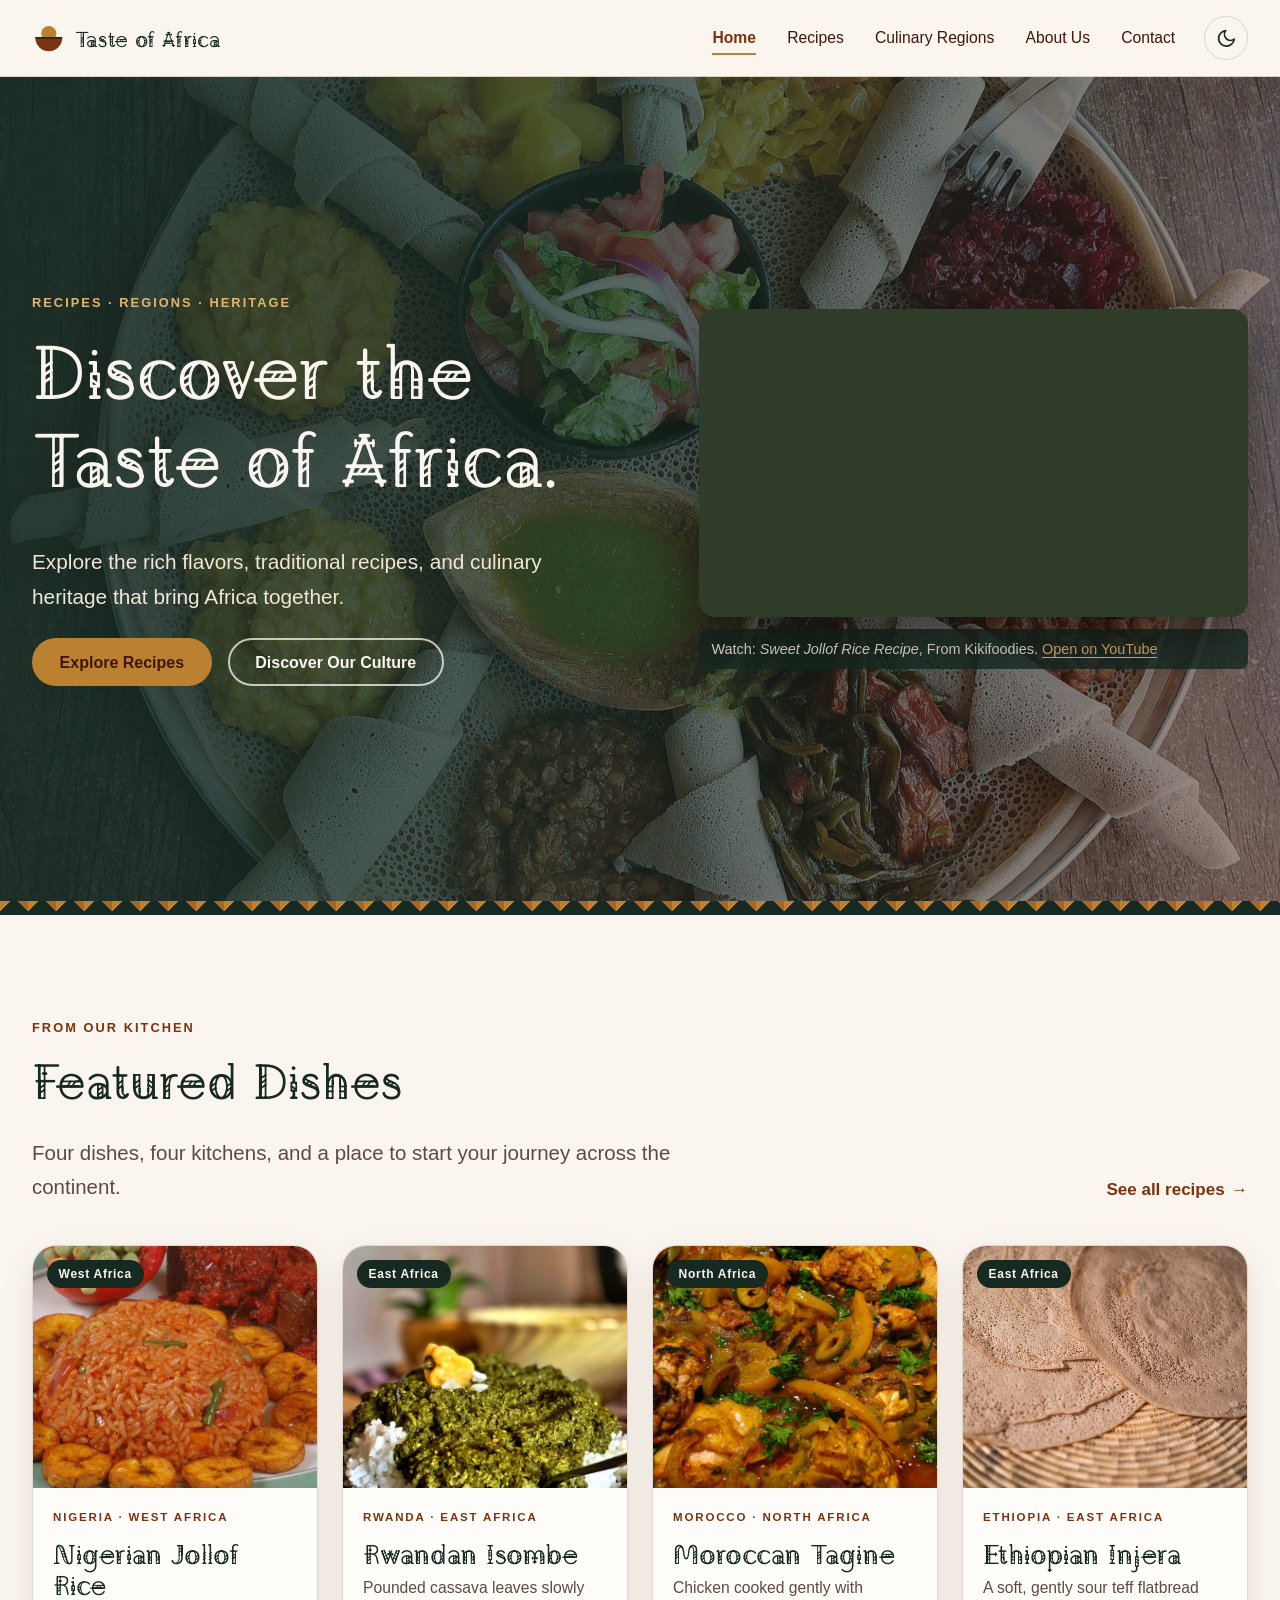
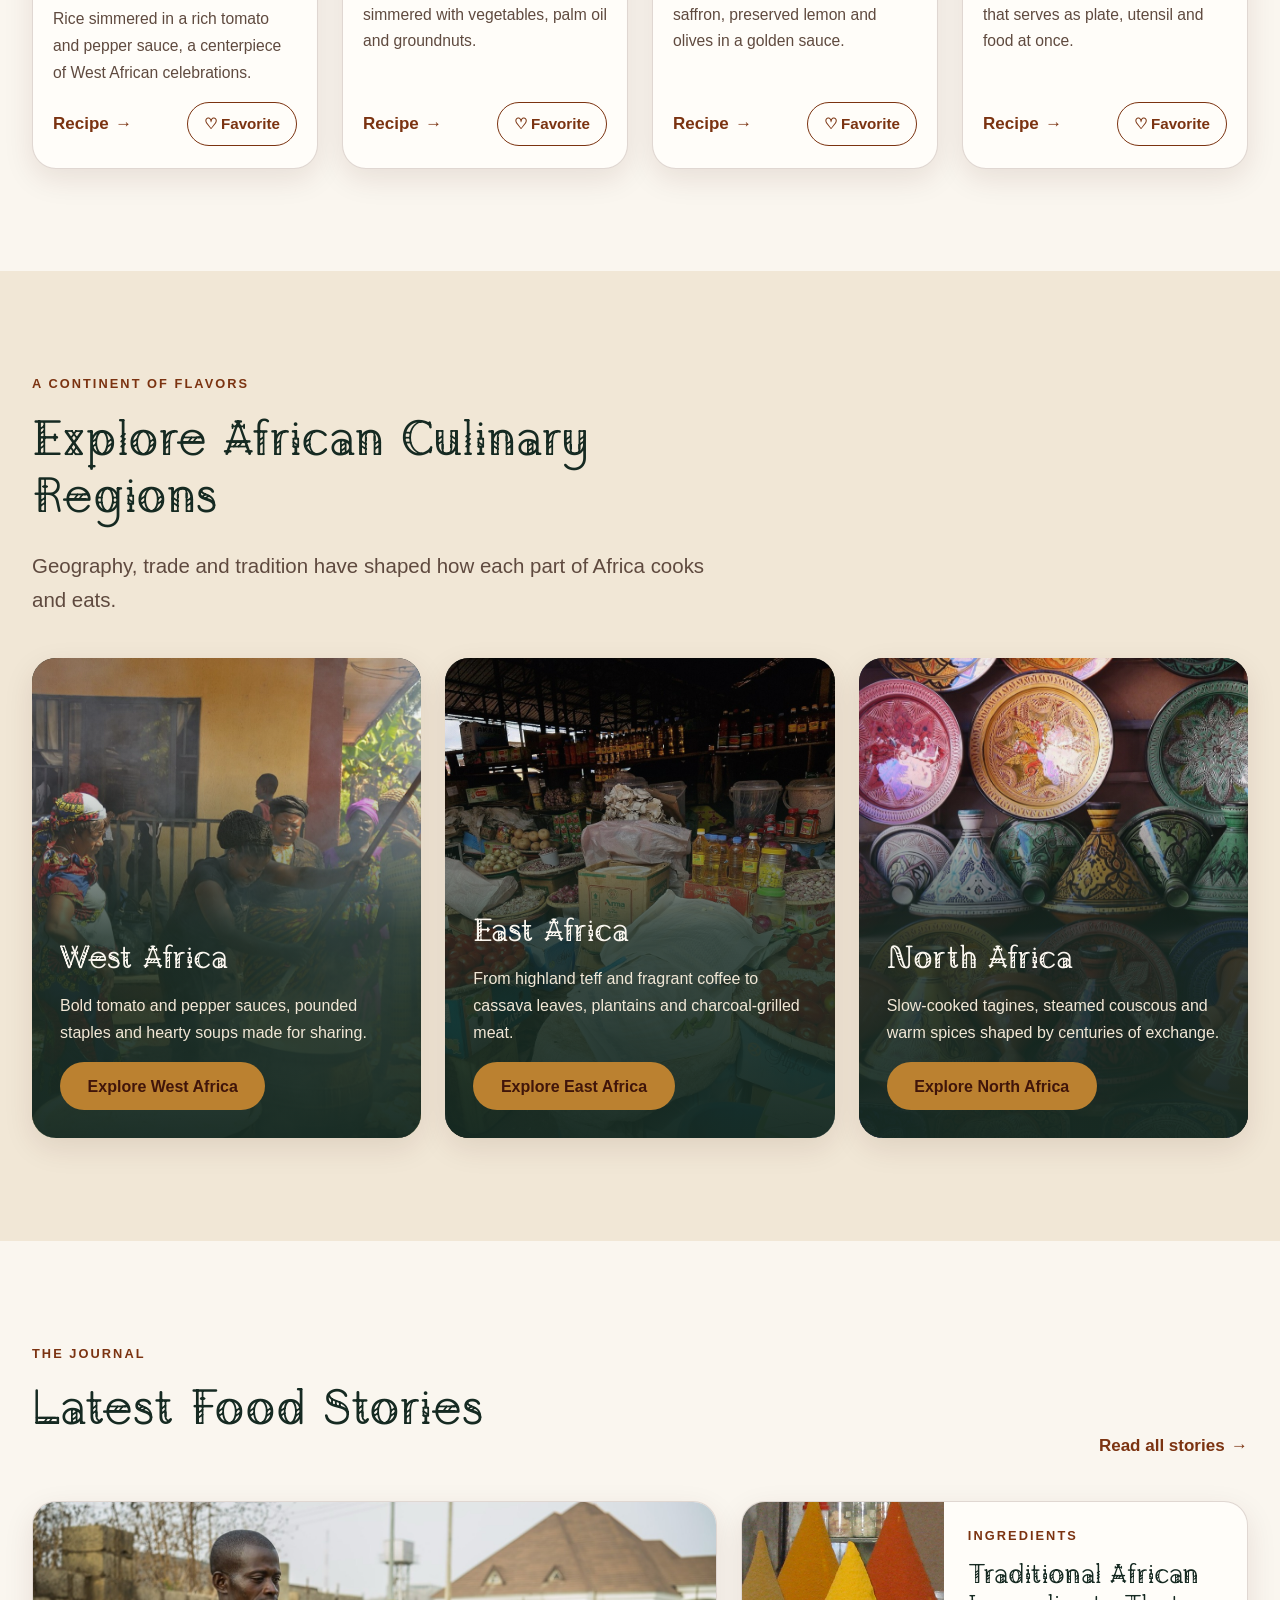
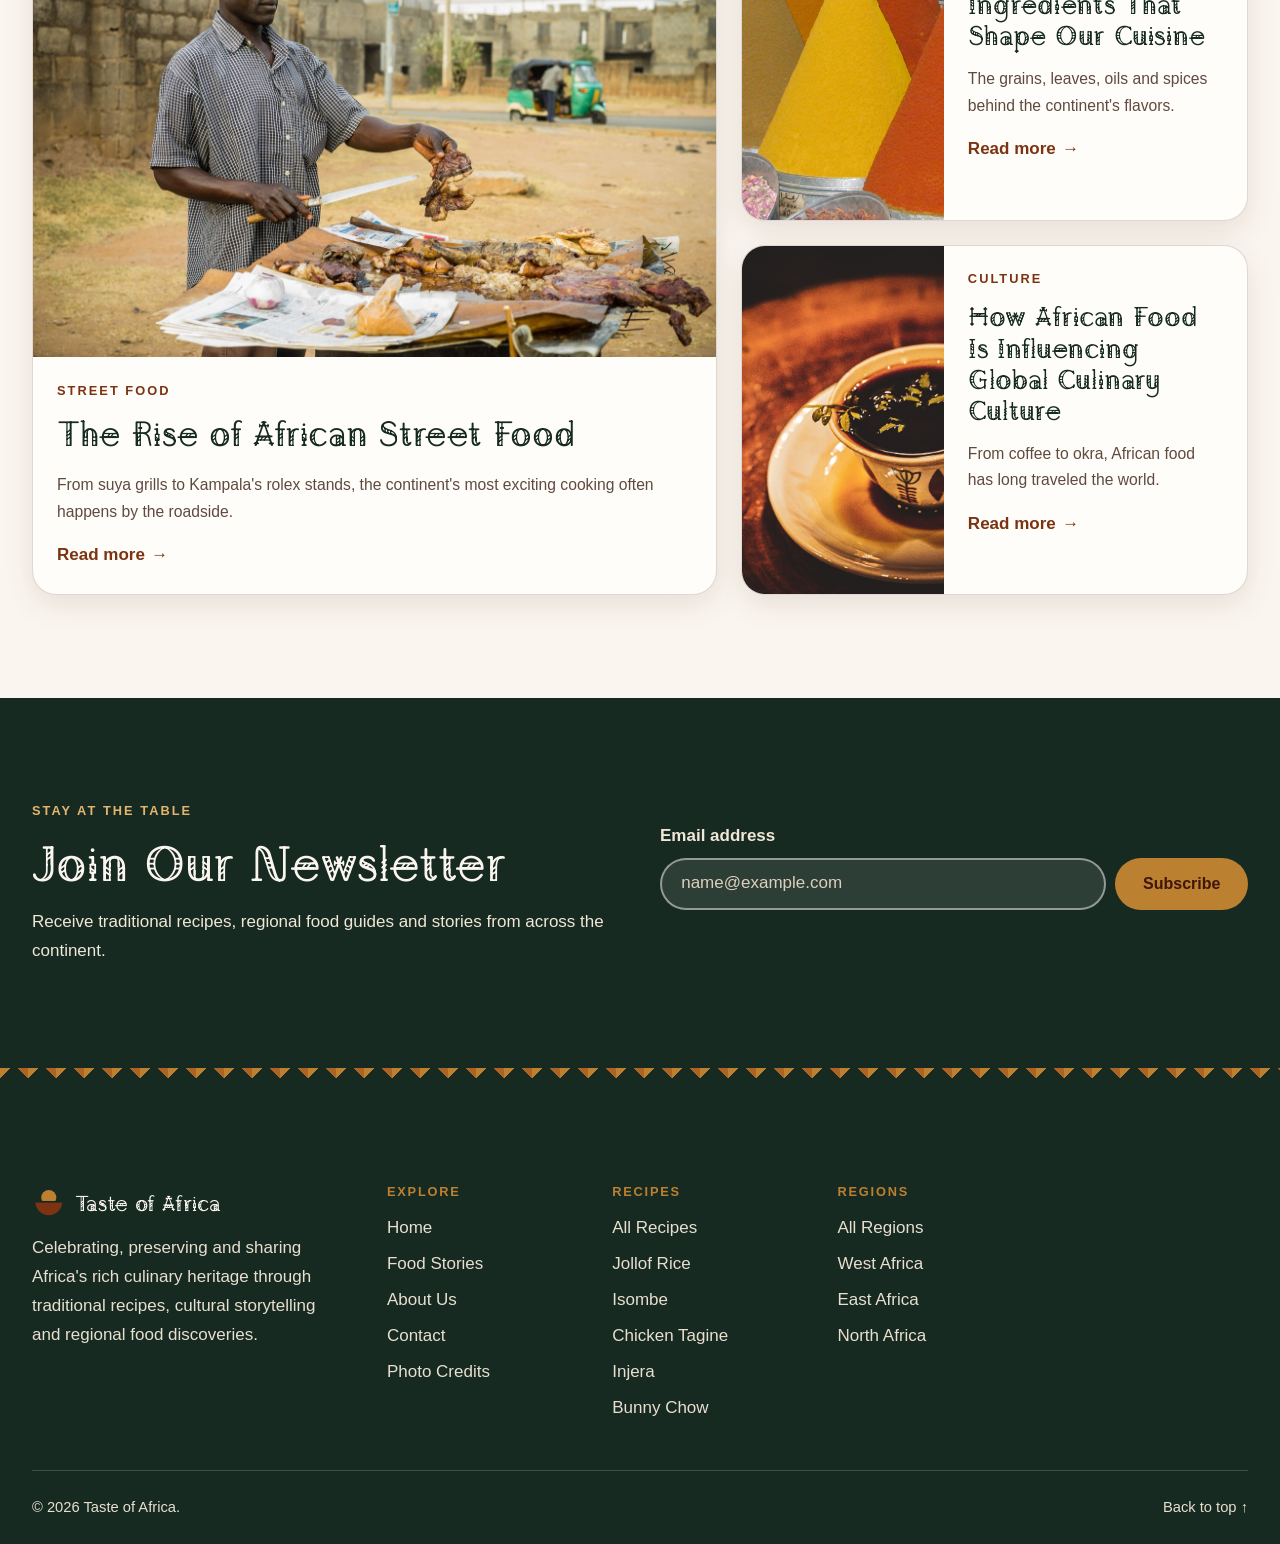
<file: index.html>
<!DOCTYPE html>
<html lang="en" data-theme="light">
<head>
  <meta charset="UTF-8">
  <meta name="viewport" content="width=device-width, initial-scale=1">
  <title>Taste of Africa | Discover African Recipes and Food Culture</title>
  <meta name="description" content="Taste of Africa celebrates the continent's culinary heritage with traditional recipes, regional food guides and stories from the African table.">
  <meta name="theme-color" content="#162A22">
  <link rel="icon" href="images/favicon.svg" type="image/svg+xml">
  <link rel="preconnect" href="https://fonts.googleapis.com">
  <link rel="preconnect" href="https://fonts.gstatic.com" crossorigin>
  <link href="https://fonts.googleapis.com/css2?family=Agu+Display&display=swap" rel="stylesheet">
  <link rel="stylesheet" href="css/styles.css">
  <script src="js/script.js" defer></script>
</head>
<body id="top">
  <a class="skip-link" href="#main">Skip to main content</a>

  <!-- Site header: the same on every page -->
  <header class="site-header">
    <div class="container site-header__inner">
      <a class="brand" href="index.html" aria-label="Taste of Africa home">
        <svg class="brand__mark" viewBox="0 0 40 40" aria-hidden="true" focusable="false"><circle cx="20" cy="15" r="9" fill="#BB8130"/><path d="M4 20h32a16 16 0 0 1-32 0Z" fill="#7B3311"/><path d="M4 20h32" stroke="#162A22" stroke-width="2"/></svg>
        <span>Taste of Africa</span>
      </a>

      <nav class="site-nav" id="site-nav" aria-label="Main navigation">
        <ul class="site-nav__list">
          <li><a class="site-nav__link" href="index.html" aria-current="page">Home</a></li>
          <li><a class="site-nav__link" href="recipes.html">Recipes</a></li>
          <li><a class="site-nav__link" href="regions.html">Culinary Regions</a></li>
          <li><a class="site-nav__link" href="about.html">About Us</a></li>
          <li><a class="site-nav__link" href="contact.html">Contact</a></li>
        </ul>
      </nav>

      <button class="icon-btn" id="theme-toggle" type="button" aria-label="Switch to dark mode">
        <svg class="theme-icon--moon" viewBox="0 0 24 24" fill="none" stroke="currentColor" stroke-width="2" stroke-linecap="round" stroke-linejoin="round" aria-hidden="true" focusable="false"><path d="M21 12.8A9 9 0 1 1 11.2 3a7 7 0 0 0 9.8 9.8Z"/></svg>
        <svg class="theme-icon--sun" viewBox="0 0 24 24" fill="none" stroke="currentColor" stroke-width="2" stroke-linecap="round" aria-hidden="true" focusable="false"><circle cx="12" cy="12" r="4.5"/><path d="M12 2v2M12 20v2M2 12h2M20 12h2M4.9 4.9l1.4 1.4M17.7 17.7l1.4 1.4M4.9 19.1l1.4-1.4M17.7 6.3l1.4-1.4"/></svg>
      </button>

      <button class="icon-btn menu-toggle" id="menu-toggle" type="button" aria-label="Open menu" aria-expanded="false" aria-controls="site-nav">
        <span class="menu-toggle__bars" aria-hidden="true"></span>
      </button>
    </div>
  </header>

  <main id="main">
    <!-- Hero -->
    <section class="hero" aria-labelledby="hero-title">
      <img src="images/hero-injera-platter.jpg" alt="A round platter of injera topped with eight colorful stews and vegetable dishes" width="1920" height="1240" class="hero__image" fetchpriority="high">
      <div class="hero__overlay"></div>
      <div class="container hero__content">
        <div>
          <p class="eyebrow">Recipes &middot; Regions &middot; Heritage</p>
          <h1 id="hero-title">Discover the Taste of Africa.</h1>
          <p class="hero__text">Explore the rich flavors, traditional recipes, and culinary heritage that bring Africa together.</p>
          <div class="hero__actions">
            <a class="btn btn--primary" href="recipes.html">Explore Recipes</a>
            <a class="btn btn--ghost" href="about.html">Discover Our Culture</a>
          </div>
        </div>
        <figure class="hero__video">
          <div class="embed">
            <iframe width="1430" height="707" src="https://www.youtube.com/embed/tuC4WWo60qU" title="Sweet Jollof Rice Recipe" frameborder="0" allow="accelerometer; autoplay; clipboard-write; encrypted-media; gyroscope; picture-in-picture; web-share" referrerpolicy="strict-origin-when-cross-origin" allowfullscreen></iframe>
            
          </div>
          <figcaption>Watch: <cite>Sweet Jollof Rice Recipe</cite>, From Kikifoodies. <a href="https://www.youtube.com/embed/tuC4WWo60qU" target="_blank" rel="noopener noreferrer">Open on YouTube</a></figcaption>
        </figure>
      </div>
    </section>
    <div class="pattern-band" aria-hidden="true"></div>

    <!-- Featured dishes -->
    <section class="section" aria-labelledby="featured-title">
      <div class="container">
        <div class="section-heading section-heading--row">
          <div>
            <p class="eyebrow">From our kitchen</p>
            <h2 id="featured-title">Featured Dishes</h2>
            <p class="lead">Four dishes, four kitchens, and a place to start your journey across the continent.</p>
          </div>
          <a class="link-arrow" href="recipes.html">See all recipes</a>
        </div>
        <div class="dish-grid">
          <figure class="dish-card reveal">
            <div class="dish-card__media">
              <img src="images/jollof-rice.jpg" alt="Orange-red jollof rice with fried plantain on a white plate" width="1024" height="681" loading="lazy">
              <span class="badge">West Africa</span>
            </div>
            <figcaption>
              <p class="eyebrow">Nigeria &middot; West Africa</p>
              <h3>Nigerian Jollof Rice</h3>
              <p>Rice simmered in a rich tomato and pepper sauce, a centerpiece of West African celebrations.</p>
              <div class="dish-card__actions">
                <a class="link-arrow" href="recipes.html#jollof-rice">Recipe<span class="sr-only"> for Nigerian Jollof Rice</span></a>
                <button class="favorite-btn" type="button" data-recipe-id="jollof-rice" aria-label="Favorite Nigerian Jollof Rice" aria-pressed="false">♡ Favorite</button>
              </div>
            </figcaption>
          </figure>
          <figure class="dish-card reveal">
            <div class="dish-card__media">
              <img src="images/isombe.jpg" alt="Green isombe stew of pounded cassava leaves served with rice" width="1200" height="1600" loading="lazy">
              <span class="badge">East Africa</span>
            </div>
            <figcaption>
              <p class="eyebrow">Rwanda &middot; East Africa</p>
              <h3>Rwandan Isombe</h3>
              <p>Pounded cassava leaves slowly simmered with vegetables, palm oil and groundnuts.</p>
              <div class="dish-card__actions">
                <a class="link-arrow" href="recipes.html#isombe">Recipe<span class="sr-only"> for Rwandan Isombe</span></a>
                <button class="favorite-btn" type="button" data-recipe-id="isombe" aria-label="Favorite Rwandan Isombe" aria-pressed="false">♡ Favorite</button>
              </div>
            </figcaption>
          </figure>
          <figure class="dish-card reveal">
            <div class="dish-card__media">
              <img src="images/chicken-tagine.jpg" alt="Chicken tagine with preserved lemon, green olives and cilantro" width="1400" height="1050" loading="lazy">
              <span class="badge">North Africa</span>
            </div>
            <figcaption>
              <p class="eyebrow">Morocco &middot; North Africa</p>
              <h3>Moroccan Tagine</h3>
              <p>Chicken cooked gently with saffron, preserved lemon and olives in a golden sauce.</p>
              <div class="dish-card__actions">
                <a class="link-arrow" href="recipes.html#chicken-tagine">Recipe<span class="sr-only"> for Moroccan Tagine</span></a>
                <button class="favorite-btn" type="button" data-recipe-id="chicken-tagine" aria-label="Favorite Moroccan Tagine" aria-pressed="false">♡ Favorite</button>
              </div>
            </figcaption>
          </figure>
          <figure class="dish-card reveal">
            <div class="dish-card__media">
              <img src="images/injera.jpg" alt="Spongy round injera flatbreads stacked on a woven basket" width="1400" height="934" loading="lazy">
              <span class="badge">East Africa</span>
            </div>
            <figcaption>
              <p class="eyebrow">Ethiopia &middot; East Africa</p>
              <h3>Ethiopian Injera</h3>
              <p>A soft, gently sour teff flatbread that serves as plate, utensil and food at once.</p>
              <div class="dish-card__actions">
                <a class="link-arrow" href="recipes.html#injera">Recipe<span class="sr-only"> for Ethiopian Injera</span></a>
                <button class="favorite-btn" type="button" data-recipe-id="injera" aria-label="Favorite Ethiopian Injera" aria-pressed="false">♡ Favorite</button>
              </div>
            </figcaption>
          </figure>
        </div>
      </div>
    </section>

    <!-- Culinary regions -->
    <section class="section section--alt" aria-labelledby="regions-title">
      <div class="container">
        <div class="section-heading">
          <p class="eyebrow">A continent of flavors</p>
          <h2 id="regions-title">Explore African Culinary Regions</h2>
          <p class="lead">Geography, trade and tradition have shaped how each part of Africa cooks and eats.</p>
        </div>
        <div class="region-grid">
          <article class="region-card reveal">
            <img src="images/region-west-cooking.jpg" alt="Women in bright wrappers cooking in large pots over open fires for a traditional wedding in Nigeria" width="1600" height="1066" loading="lazy">
            <div class="region-card__body">
              <h3>West Africa</h3>
              <p>Bold tomato and pepper sauces, pounded staples and hearty soups made for sharing.</p>
              <a class="btn btn--primary" href="regions.html#west-africa">Explore West Africa</a>
            </div>
          </article>
          <article class="region-card reveal">
            <img src="images/region-east-market.jpg" alt="Tomatoes and fresh produce piled high at Kimironko Market in Kigali, Rwanda" width="1600" height="1200" loading="lazy">
            <div class="region-card__body">
              <h3>East Africa</h3>
              <p>From highland teff and fragrant coffee to cassava leaves, plantains and charcoal-grilled meat.</p>
              <a class="btn btn--primary" href="regions.html#east-africa">Explore East Africa</a>
            </div>
          </article>
          <article class="region-card reveal">
            <img src="images/region-north-tagines.jpg" alt="Colorful hand-painted ceramic tagine pots stacked in a pottery shop in Morocco" width="1600" height="1068" loading="lazy">
            <div class="region-card__body">
              <h3>North Africa</h3>
              <p>Slow-cooked tagines, steamed couscous and warm spices shaped by centuries of exchange.</p>
              <a class="btn btn--primary" href="regions.html#north-africa">Explore North Africa</a>
            </div>
          </article>
        </div>
      </div>
    </section>

    <!-- Latest food stories -->
    <section class="section" aria-labelledby="stories-title">
      <div class="container">
        <div class="section-heading section-heading--row">
          <div>
            <p class="eyebrow">The journal</p>
            <h2 id="stories-title">Latest Food Stories</h2>
          </div>
          <a class="link-arrow" href="stories.html">Read all stories</a>
        </div>
        <div class="story-grid">
          <article class="story-card story-card--lead reveal">
            <div class="story-card__media"><img src="images/story-suya-seller.jpg" alt="A suya seller slicing grilled meat at a roadside stall" width="1400" height="933" loading="lazy"></div>
            <div class="story-card__body">
              <p class="eyebrow">Street Food</p>
              <h3>The Rise of African Street Food</h3>
              <p>From suya grills to Kampala's rolex stands, the continent's most exciting cooking often happens by the roadside.</p>
              <a class="link-arrow" href="stories.html#street-food">Read more<span class="sr-only"> about the rise of African street food</span></a>
            </div>
          </article>
          <article class="story-card reveal">
            <div class="story-card__media"><img src="images/story-spice-market.jpg" alt="Tall cones of yellow, orange and ochre ground spices at a market in Marrakesh" width="1400" height="1049" loading="lazy"></div>
            <div class="story-card__body">
              <p class="eyebrow">Ingredients</p>
              <h3>Traditional African Ingredients That Shape Our Cuisine</h3>
              <p>The grains, leaves, oils and spices behind the continent's flavors.</p>
              <a class="link-arrow" href="stories.html#ingredients">Read more<span class="sr-only"> about traditional African ingredients</span></a>
            </div>
          </article>
          <article class="story-card reveal">
            <div class="story-card__media"><img src="images/story-coffee.jpg" alt="A small cup of Ethiopian coffee with rue leaves on a saucer" width="1400" height="933" loading="lazy"></div>
            <div class="story-card__body">
              <p class="eyebrow">Culture</p>
              <h3>How African Food Is Influencing Global Culinary Culture</h3>
              <p>From coffee to okra, African food has long traveled the world.</p>
              <a class="link-arrow" href="stories.html#global-influence">Read more<span class="sr-only"> about African food's global influence</span></a>
            </div>
          </article>
        </div>
      </div>
    </section>

    <!-- Newsletter -->
    <section class="section newsletter" aria-labelledby="newsletter-title">
      <div class="container newsletter__inner">
        <div>
          <p class="eyebrow">Stay at the table</p>
          <h2 id="newsletter-title">Join Our Newsletter</h2>
          <p>Receive traditional recipes, regional food guides and stories from across the continent.</p>
        </div>
        <form id="newsletter-form" novalidate>
          <label for="newsletter-email">Email address</label>
          <div class="newsletter__row">
            <input id="newsletter-email" name="email" type="email" placeholder="name@example.com" autocomplete="email" aria-describedby="newsletter-message">
            <button class="btn btn--primary" type="submit">Subscribe</button>
          </div>
          <p class="form-message" id="newsletter-message" role="status" aria-live="polite"></p>
        </form>
      </div>
    </section>
  </main>

  <!-- Site footer: the same on every page -->
  <div class="pattern-band" aria-hidden="true"></div>
  <footer class="site-footer">
    <div class="container site-footer__grid">
      <div class="site-footer__about">
        <a class="brand" href="index.html" aria-label="Taste of Africa home">
          <svg class="brand__mark" viewBox="0 0 40 40" aria-hidden="true" focusable="false"><circle cx="20" cy="15" r="9" fill="#BB8130"/><path d="M4 20h32a16 16 0 0 1-32 0Z" fill="#7B3311"/><path d="M4 20h32" stroke="#162A22" stroke-width="2"/></svg>
          <span>Taste of Africa</span>
        </a>
        <p>Celebrating, preserving and sharing Africa's rich culinary heritage through traditional recipes, cultural storytelling and regional food discoveries.</p>
      </div>

      <nav aria-label="Quick links">
        <h2>Explore</h2>
        <ul>
          <li><a href="index.html">Home</a></li>
          <li><a href="stories.html">Food Stories</a></li>
          <li><a href="about.html">About Us</a></li>
          <li><a href="contact.html">Contact</a></li>
          <li><a href="about.html#photo-credits">Photo Credits</a></li>
        </ul>
      </nav>

      <nav aria-label="Recipes">
        <h2>Recipes</h2>
        <ul>
          <li><a href="recipes.html">All Recipes</a></li>
          <li><a href="recipes.html#jollof-rice">Jollof Rice</a></li>
          <li><a href="recipes.html#isombe">Isombe</a></li>
          <li><a href="recipes.html#chicken-tagine">Chicken Tagine</a></li>
          <li><a href="recipes.html#injera">Injera</a></li>
          <li><a href="recipes.html#bunny-chow">Bunny Chow</a></li>
        </ul>
      </nav>

      <nav aria-label="Culinary regions">
        <h2>Regions</h2>
        <ul>
          <li><a href="regions.html">All Regions</a></li>
          <li><a href="regions.html#west-africa">West Africa</a></li>
          <li><a href="regions.html#east-africa">East Africa</a></li>
          <li><a href="regions.html#north-africa">North Africa</a></li>
        </ul>
      </nav>

    
    </div>

    <div class="container site-footer__bottom">
      <p>&copy; 2026 Taste of Africa.</p>
      <a href="#top">Back to top &uarr;</a>
    </div>
  </footer>
</body>
</html>
</file>
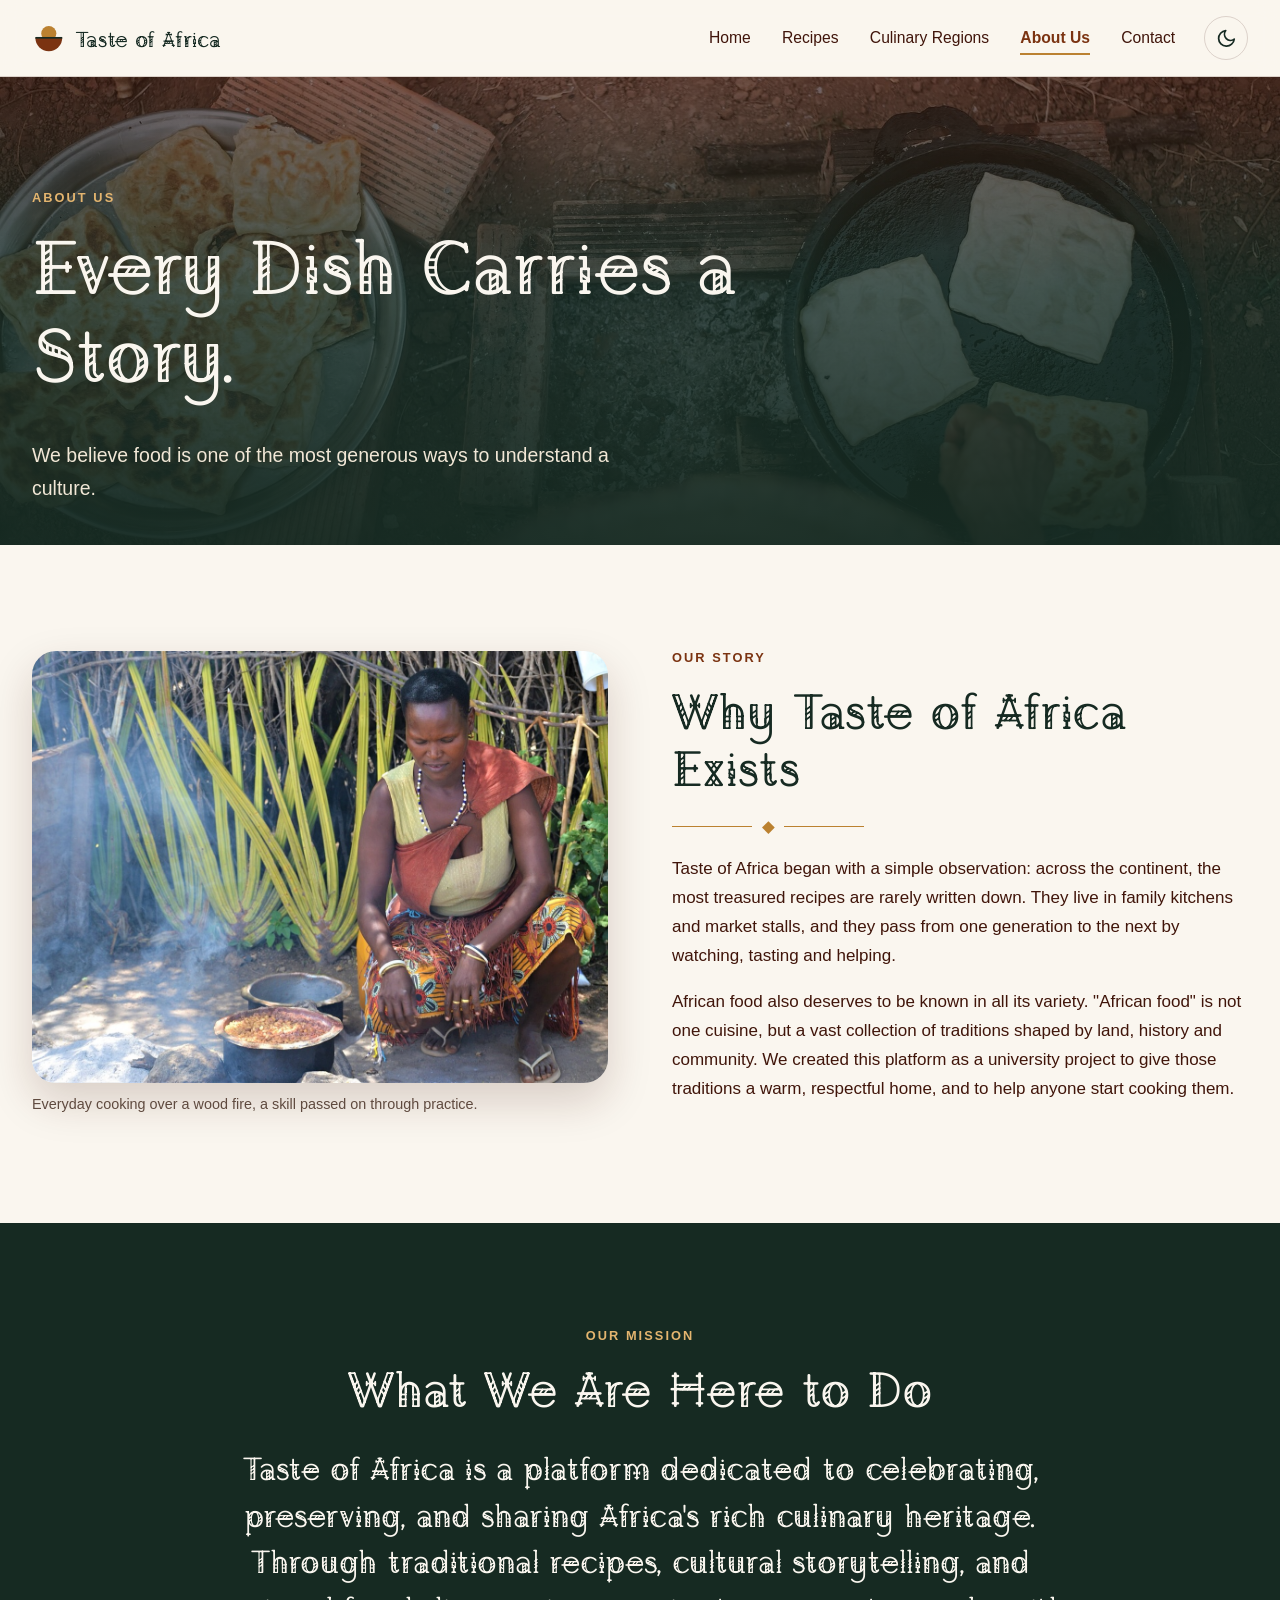
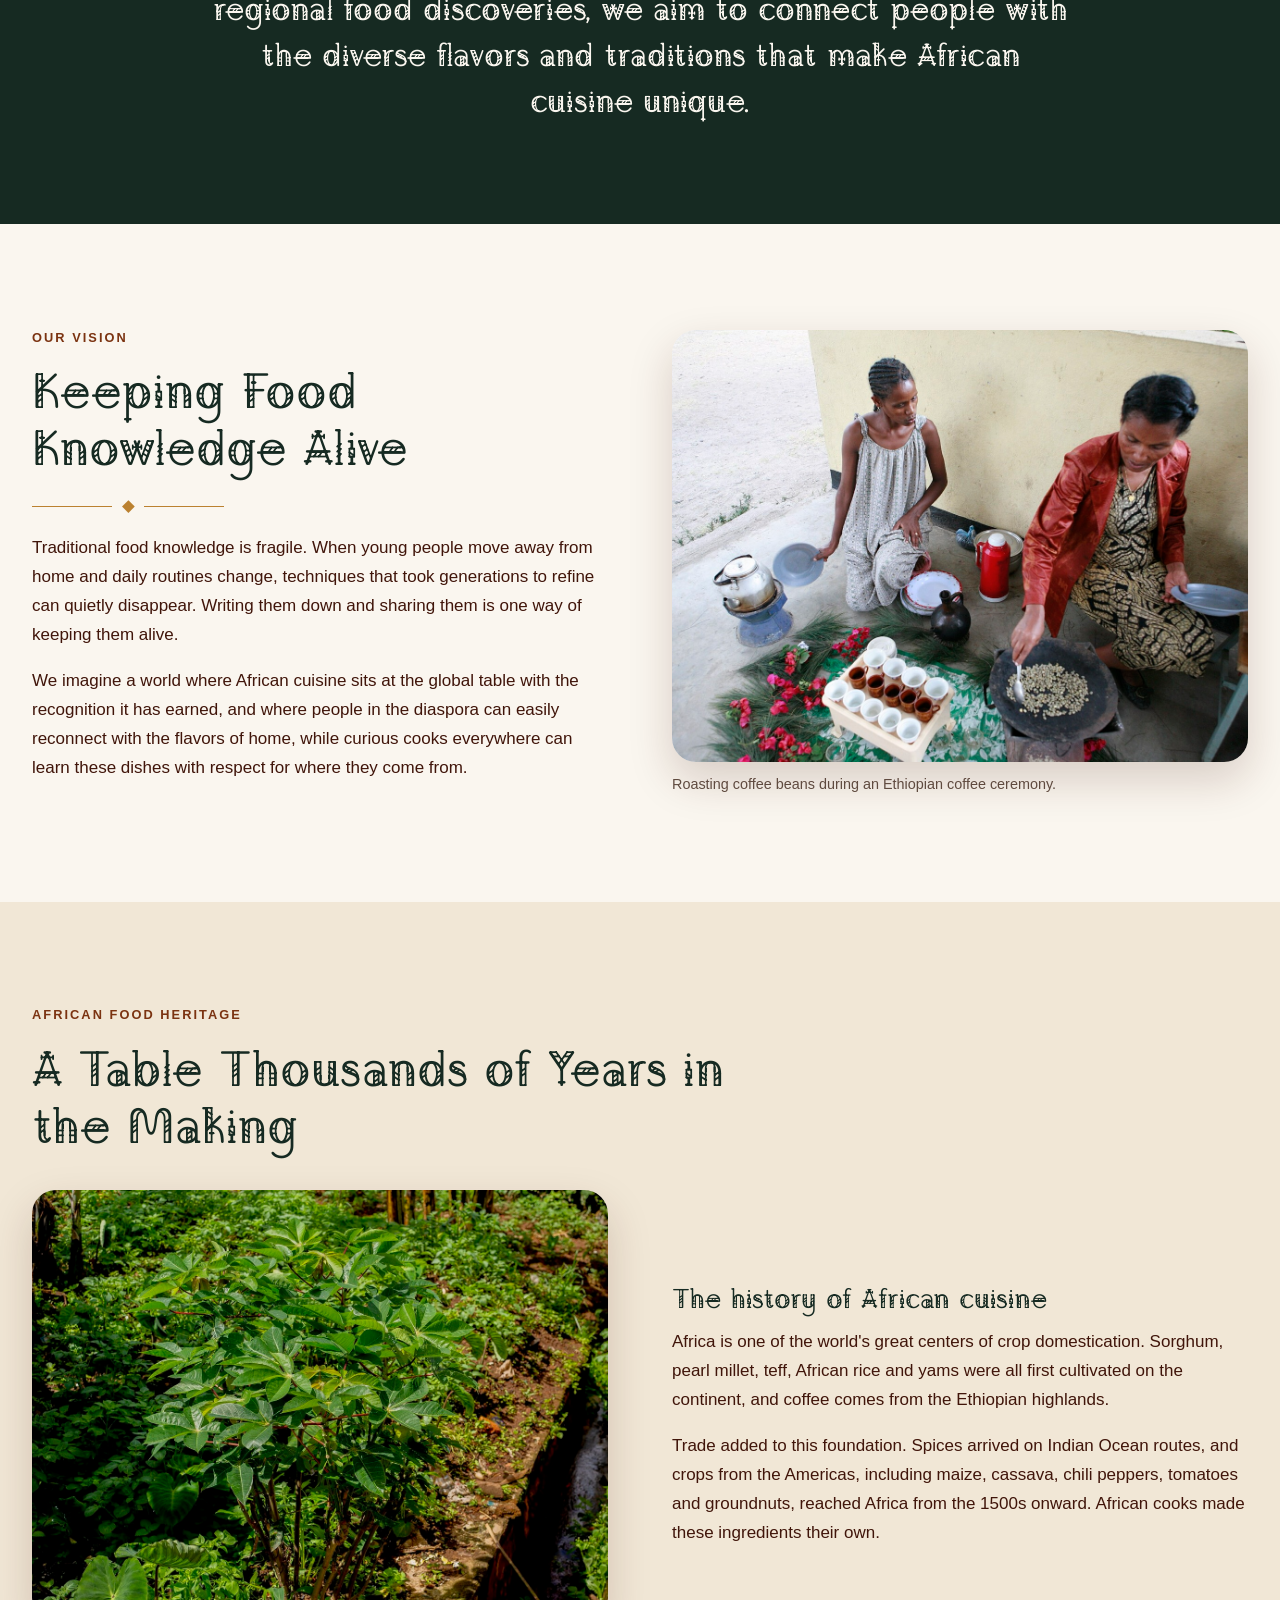
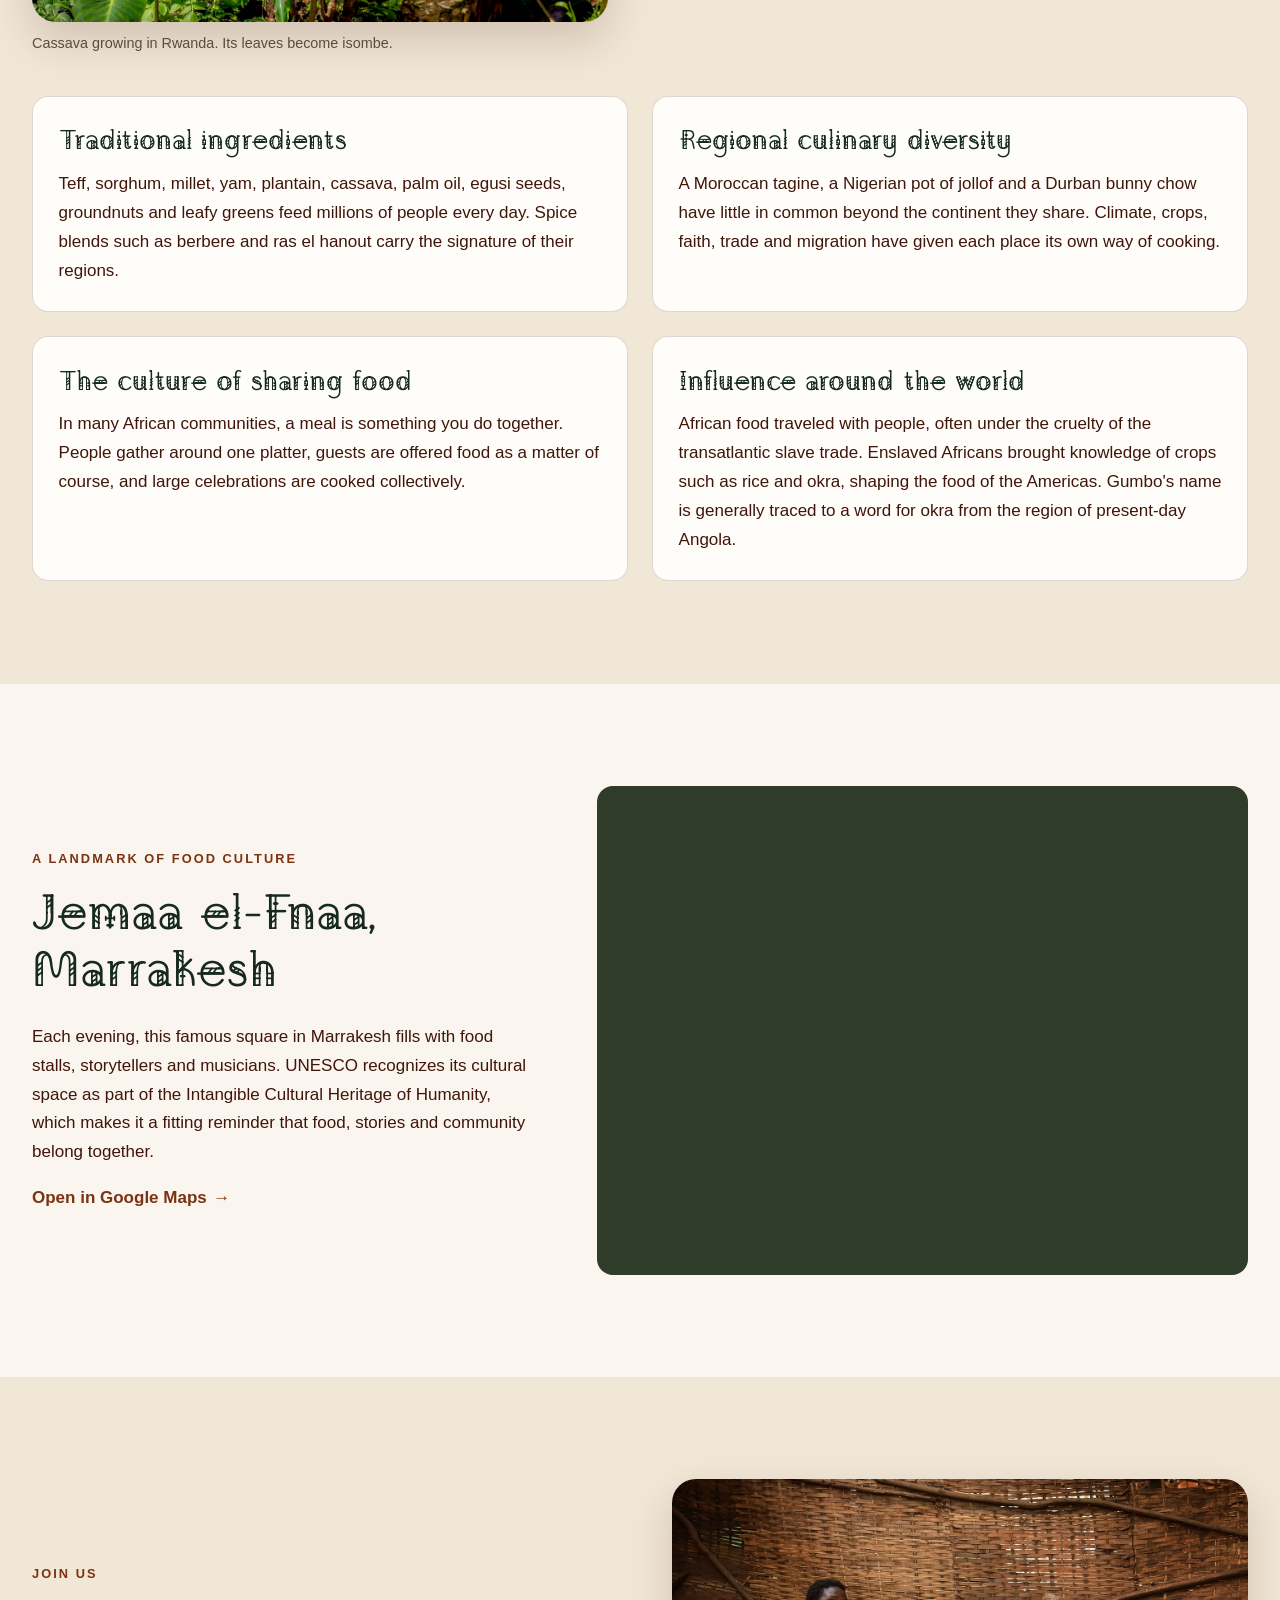
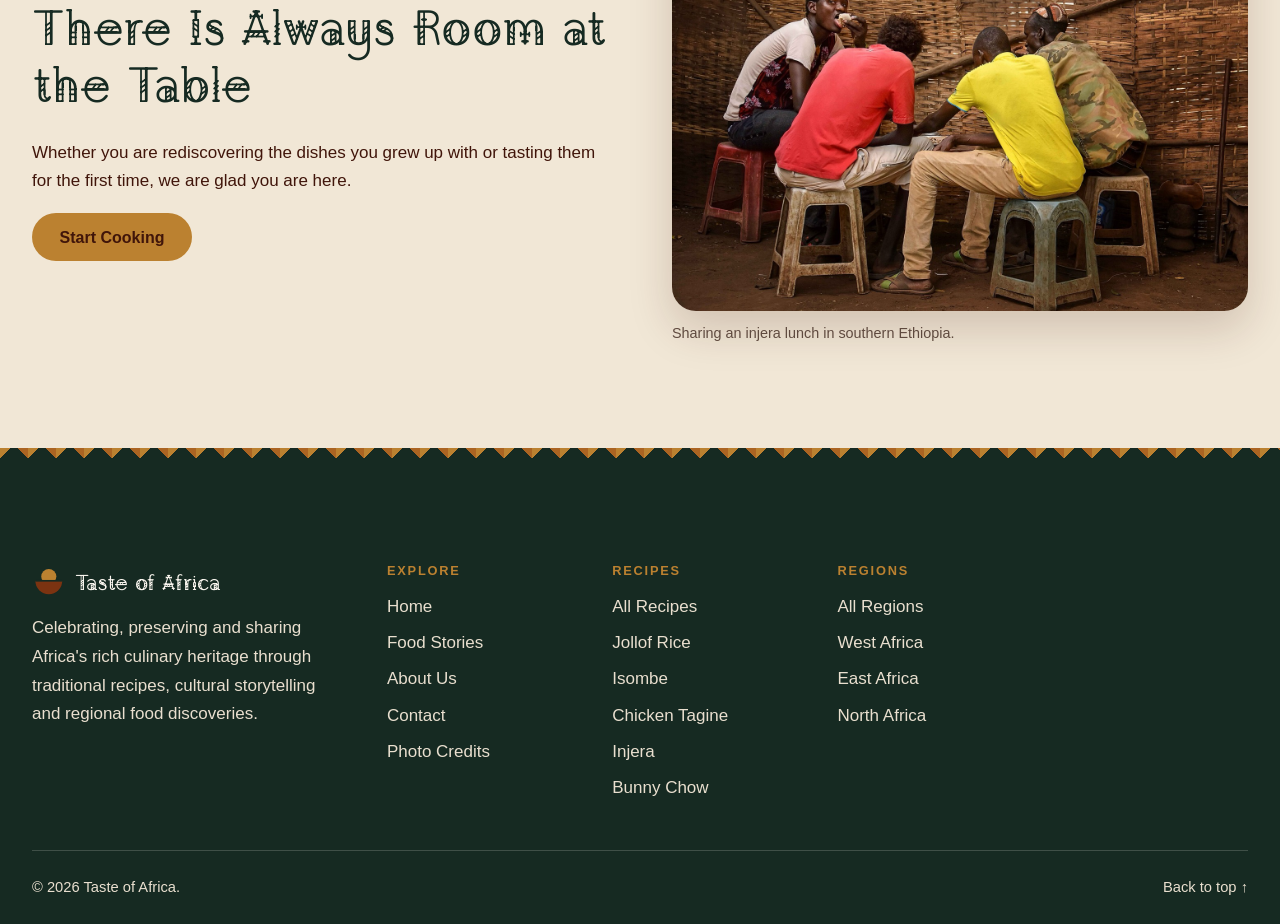
<file: about.html>
<!DOCTYPE html>
<html lang="en" data-theme="light">
<head>
  <meta charset="UTF-8">
  <meta name="viewport" content="width=device-width, initial-scale=1">
  <title>About Us | Taste of Africa</title>
  <meta name="description" content="Learn why Taste of Africa was created and explore the history, ingredients and shared traditions behind African food heritage.">
  <meta name="theme-color" content="#162A22">
  <link rel="icon" href="images/favicon.svg" type="image/svg+xml">
  <link rel="preconnect" href="https://fonts.googleapis.com">
  <link rel="preconnect" href="https://fonts.gstatic.com" crossorigin>
  <link href="https://fonts.googleapis.com/css2?family=Agu+Display&display=swap" rel="stylesheet">
  <link rel="stylesheet" href="css/styles.css">
  <script src="js/script.js" defer></script>
</head>
<body id="top">
  <a class="skip-link" href="#main">Skip to main content</a>

  <!-- Site header: the same on every page -->
  <header class="site-header">
    <div class="container site-header__inner">
      <a class="brand" href="index.html" aria-label="Taste of Africa home">
        <svg class="brand__mark" viewBox="0 0 40 40" aria-hidden="true" focusable="false"><circle cx="20" cy="15" r="9" fill="#BB8130"/><path d="M4 20h32a16 16 0 0 1-32 0Z" fill="#7B3311"/><path d="M4 20h32" stroke="#162A22" stroke-width="2"/></svg>
        <span>Taste of Africa</span>
      </a>

      <nav class="site-nav" id="site-nav" aria-label="Main navigation">
        <ul class="site-nav__list">
          <li><a class="site-nav__link" href="index.html">Home</a></li>
          <li><a class="site-nav__link" href="recipes.html">Recipes</a></li>
          <li><a class="site-nav__link" href="regions.html">Culinary Regions</a></li>
          <li><a class="site-nav__link" href="about.html" aria-current="page">About Us</a></li>
          <li><a class="site-nav__link" href="contact.html">Contact</a></li>
        </ul>
      </nav>

      <button class="icon-btn" id="theme-toggle" type="button" aria-label="Switch to dark mode">
        <svg class="theme-icon--moon" viewBox="0 0 24 24" fill="none" stroke="currentColor" stroke-width="2" stroke-linecap="round" stroke-linejoin="round" aria-hidden="true" focusable="false"><path d="M21 12.8A9 9 0 1 1 11.2 3a7 7 0 0 0 9.8 9.8Z"/></svg>
        <svg class="theme-icon--sun" viewBox="0 0 24 24" fill="none" stroke="currentColor" stroke-width="2" stroke-linecap="round" aria-hidden="true" focusable="false"><circle cx="12" cy="12" r="4.5"/><path d="M12 2v2M12 20v2M2 12h2M20 12h2M4.9 4.9l1.4 1.4M17.7 17.7l1.4 1.4M4.9 19.1l1.4-1.4M17.7 6.3l1.4-1.4"/></svg>
      </button>

      <button class="icon-btn menu-toggle" id="menu-toggle" type="button" aria-label="Open menu" aria-expanded="false" aria-controls="site-nav">
        <span class="menu-toggle__bars" aria-hidden="true"></span>
      </button>
    </div>
  </header>

  <main id="main">
    <section class="page-hero" aria-labelledby="page-title">
      <img src="images/page-about-rghayf.jpg" alt="Hands cooking square Moroccan rghayf flatbreads on a pan over a wood fire" width="1920" height="1282" class="page-hero__image" fetchpriority="high">
      <div class="container page-hero__content">
        <p class="eyebrow">About us</p>
        <h1 id="page-title">Every Dish Carries a Story.</h1>
        <p>We believe food is one of the most generous ways to understand a culture.</p>
      </div>
    </section>

    <!-- Our story -->
    <section class="section" aria-labelledby="story-title">
      <div class="container story-split">
        <figure class="reveal">
          <img src="images/about-woman-cooking.jpg" alt="A woman in traditional dress tending a pot over a small wood fire outdoors" width="1400" height="933" loading="lazy">
          <figcaption>Everyday cooking over a wood fire, a skill passed on through practice.</figcaption>
        </figure>
        <div>
          <p class="eyebrow">Our story</p>
          <h2 id="story-title">Why Taste of Africa Exists</h2>
          <div class="ornament" aria-hidden="true"><span></span></div>
          <p>Taste of Africa began with a simple observation: across the continent, the most treasured recipes are rarely written down. They live in family kitchens and market stalls, and they pass from one generation to the next by watching, tasting and helping.</p>
          <p>African food also deserves to be known in all its variety. "African food" is not one cuisine, but a vast collection of traditions shaped by land, history and community. We created this platform as a university project to give those traditions a warm, respectful home, and to help anyone start cooking them.</p>
        </div>
      </div>
    </section>

    <!-- Our mission -->
    <section class="section mission" aria-labelledby="mission-title">
      <div class="container">
        <p class="eyebrow">Our mission</p>
        <h2 id="mission-title">What We Are Here to Do</h2>
        <blockquote>Taste of Africa is a platform dedicated to celebrating, preserving, and sharing Africa's rich culinary heritage. Through traditional recipes, cultural storytelling, and regional food discoveries, we aim to connect people with the diverse flavors and traditions that make African cuisine unique.</blockquote>
      </div>
    </section>

    <!-- Our vision -->
    <section class="section" aria-labelledby="vision-title">
      <div class="container story-split story-split--flip">
        <figure class="reveal">
          <img src="images/about-coffee-ceremony.jpg" alt="Two women performing an Ethiopian coffee ceremony, roasting beans on a small stove surrounded by cups" width="1400" height="933" loading="lazy">
          <figcaption>Roasting coffee beans during an Ethiopian coffee ceremony.</figcaption>
        </figure>
        <div>
          <p class="eyebrow">Our vision</p>
          <h2 id="vision-title">Keeping Food Knowledge Alive</h2>
          <div class="ornament" aria-hidden="true"><span></span></div>
          <p>Traditional food knowledge is fragile. When young people move away from home and daily routines change, techniques that took generations to refine can quietly disappear. Writing them down and sharing them is one way of keeping them alive.</p>
          <p>We imagine a world where African cuisine sits at the global table with the recognition it has earned, and where people in the diaspora can easily reconnect with the flavors of home, while curious cooks everywhere can learn these dishes with respect for where they come from.</p>
        </div>
      </div>
    </section>

    <!-- African food heritage -->
    <section class="section section--alt" aria-labelledby="heritage-title">
      <div class="container">
        <div class="section-heading">
          <p class="eyebrow">African food heritage</p>
          <h2 id="heritage-title">A Table Thousands of Years in the Making</h2>
        </div>
        <div class="story-split story-split--spaced">
          <figure class="reveal">
            <img src="images/about-cassava-field.jpg" alt="A lush green cassava plot growing beside a stream in Rwanda" width="1400" height="933" loading="lazy">
            <figcaption>Cassava growing in Rwanda. Its leaves become isombe.</figcaption>
          </figure>
          <div>
            <h3>The history of African cuisine</h3>
            <p>Africa is one of the world's great centers of crop domestication. Sorghum, pearl millet, teff, African rice and yams were all first cultivated on the continent, and coffee comes from the Ethiopian highlands.</p>
            <p>Trade added to this foundation. Spices arrived on Indian Ocean routes, and crops from the Americas, including maize, cassava, chili peppers, tomatoes and groundnuts, reached Africa from the 1500s onward. African cooks made these ingredients their own.</p>
          </div>
        </div>
        <div class="heritage-grid">
          <article class="heritage-item reveal">
            <h3>Traditional ingredients</h3>
            <p>Teff, sorghum, millet, yam, plantain, cassava, palm oil, egusi seeds, groundnuts and leafy greens feed millions of people every day. Spice blends such as berbere and ras el hanout carry the signature of their regions.</p>
          </article>
          <article class="heritage-item reveal">
            <h3>Regional culinary diversity</h3>
            <p>A Moroccan tagine, a Nigerian pot of jollof and a Durban bunny chow have little in common beyond the continent they share. Climate, crops, faith, trade and migration have given each place its own way of cooking.</p>
          </article>
          <article class="heritage-item reveal">
            <h3>The culture of sharing food</h3>
            <p>In many African communities, a meal is something you do together. People gather around one platter, guests are offered food as a matter of course, and large celebrations are cooked collectively.</p>
          </article>
          <article class="heritage-item reveal">
            <h3>Influence around the world</h3>
            <p>African food traveled with people, often under the cruelty of the transatlantic slave trade. Enslaved Africans brought knowledge of crops such as rice and okra, shaping the food of the Americas. Gumbo's name is generally traced to a word for okra from the region of present-day Angola.</p>
          </article>
        </div>
      </div>
    </section>

    <!-- Shared meal photo and map -->
    <section class="section" aria-labelledby="landmark-title">
      <div class="container map-feature">
        <div>
          <p class="eyebrow">A landmark of food culture</p>
          <h2 id="landmark-title">Jemaa el-Fnaa, Marrakesh</h2>
          <p>Each evening, this famous square in Marrakesh fills with food stalls, storytellers and musicians. UNESCO recognizes its cultural space as part of the Intangible Cultural Heritage of Humanity, which makes it a fitting reminder that food, stories and community belong together.</p>
          <a class="link-arrow" href="https://www.google.com/maps/search/?api=1&amp;query=Jemaa%20el-Fnaa%2C%20Marrakesh" target="_blank" rel="noopener noreferrer">Open in Google Maps</a>
        </div>
        <div class="embed reveal">
          <iframe src="https://www.google.com/maps?q=Jemaa%20el-Fnaa%2C%20Marrakesh%2C%20Morocco&amp;z=16&amp;output=embed" title="Map of Jemaa el-Fnaa square in Marrakesh, Morocco" loading="lazy" referrerpolicy="no-referrer-when-downgrade"></iframe>
        </div>
      </div>
    </section>

    <section class="section section--alt" aria-labelledby="table-title">
      <div class="container story-split story-split--flip">
        <figure class="reveal">
          <img src="images/about-shared-meal.jpg" alt="Four men seated on low stools sharing a meal of injera inside a woven hut in southern Ethiopia" width="1400" height="1120" loading="lazy">
          <figcaption>Sharing an injera lunch in southern Ethiopia.</figcaption>
        </figure>
        <div>
          <p class="eyebrow">Join us</p>
          <h2 id="table-title">There Is Always Room at the Table</h2>
          <p>Whether you are rediscovering the dishes you grew up with or tasting them for the first time, we are glad you are here.</p>
          <a class="btn btn--primary" href="recipes.html">Start Cooking</a>
        </div>
      </div>
    </section>


    
  </main>

  <!-- Site footer: the same on every page -->
  <div class="pattern-band" aria-hidden="true"></div>
  <footer class="site-footer">
    <div class="container site-footer__grid">
      <div class="site-footer__about">
        <a class="brand" href="index.html" aria-label="Taste of Africa home">
          <svg class="brand__mark" viewBox="0 0 40 40" aria-hidden="true" focusable="false"><circle cx="20" cy="15" r="9" fill="#BB8130"/><path d="M4 20h32a16 16 0 0 1-32 0Z" fill="#7B3311"/><path d="M4 20h32" stroke="#162A22" stroke-width="2"/></svg>
          <span>Taste of Africa</span>
        </a>
        <p>Celebrating, preserving and sharing Africa's rich culinary heritage through traditional recipes, cultural storytelling and regional food discoveries.</p>
      </div>

      <nav aria-label="Quick links">
        <h2>Explore</h2>
        <ul>
          <li><a href="index.html">Home</a></li>
          <li><a href="stories.html">Food Stories</a></li>
          <li><a href="about.html">About Us</a></li>
          <li><a href="contact.html">Contact</a></li>
          <li><a href="about.html#photo-credits">Photo Credits</a></li>
        </ul>
      </nav>

      <nav aria-label="Recipes">
        <h2>Recipes</h2>
        <ul>
          <li><a href="recipes.html">All Recipes</a></li>
          <li><a href="recipes.html#jollof-rice">Jollof Rice</a></li>
          <li><a href="recipes.html#isombe">Isombe</a></li>
          <li><a href="recipes.html#chicken-tagine">Chicken Tagine</a></li>
          <li><a href="recipes.html#injera">Injera</a></li>
          <li><a href="recipes.html#bunny-chow">Bunny Chow</a></li>
        </ul>
      </nav>

      <nav aria-label="Culinary regions">
        <h2>Regions</h2>
        <ul>
          <li><a href="regions.html">All Regions</a></li>
          <li><a href="regions.html#west-africa">West Africa</a></li>
          <li><a href="regions.html#east-africa">East Africa</a></li>
          <li><a href="regions.html#north-africa">North Africa</a></li>
        </ul>
      </nav>

    
    </div>

    <div class="container site-footer__bottom">
      <p>&copy; 2026 Taste of Africa.</p>
      <a href="#top">Back to top &uarr;</a>
    </div>
  </footer>
</body>
</html>
</file>
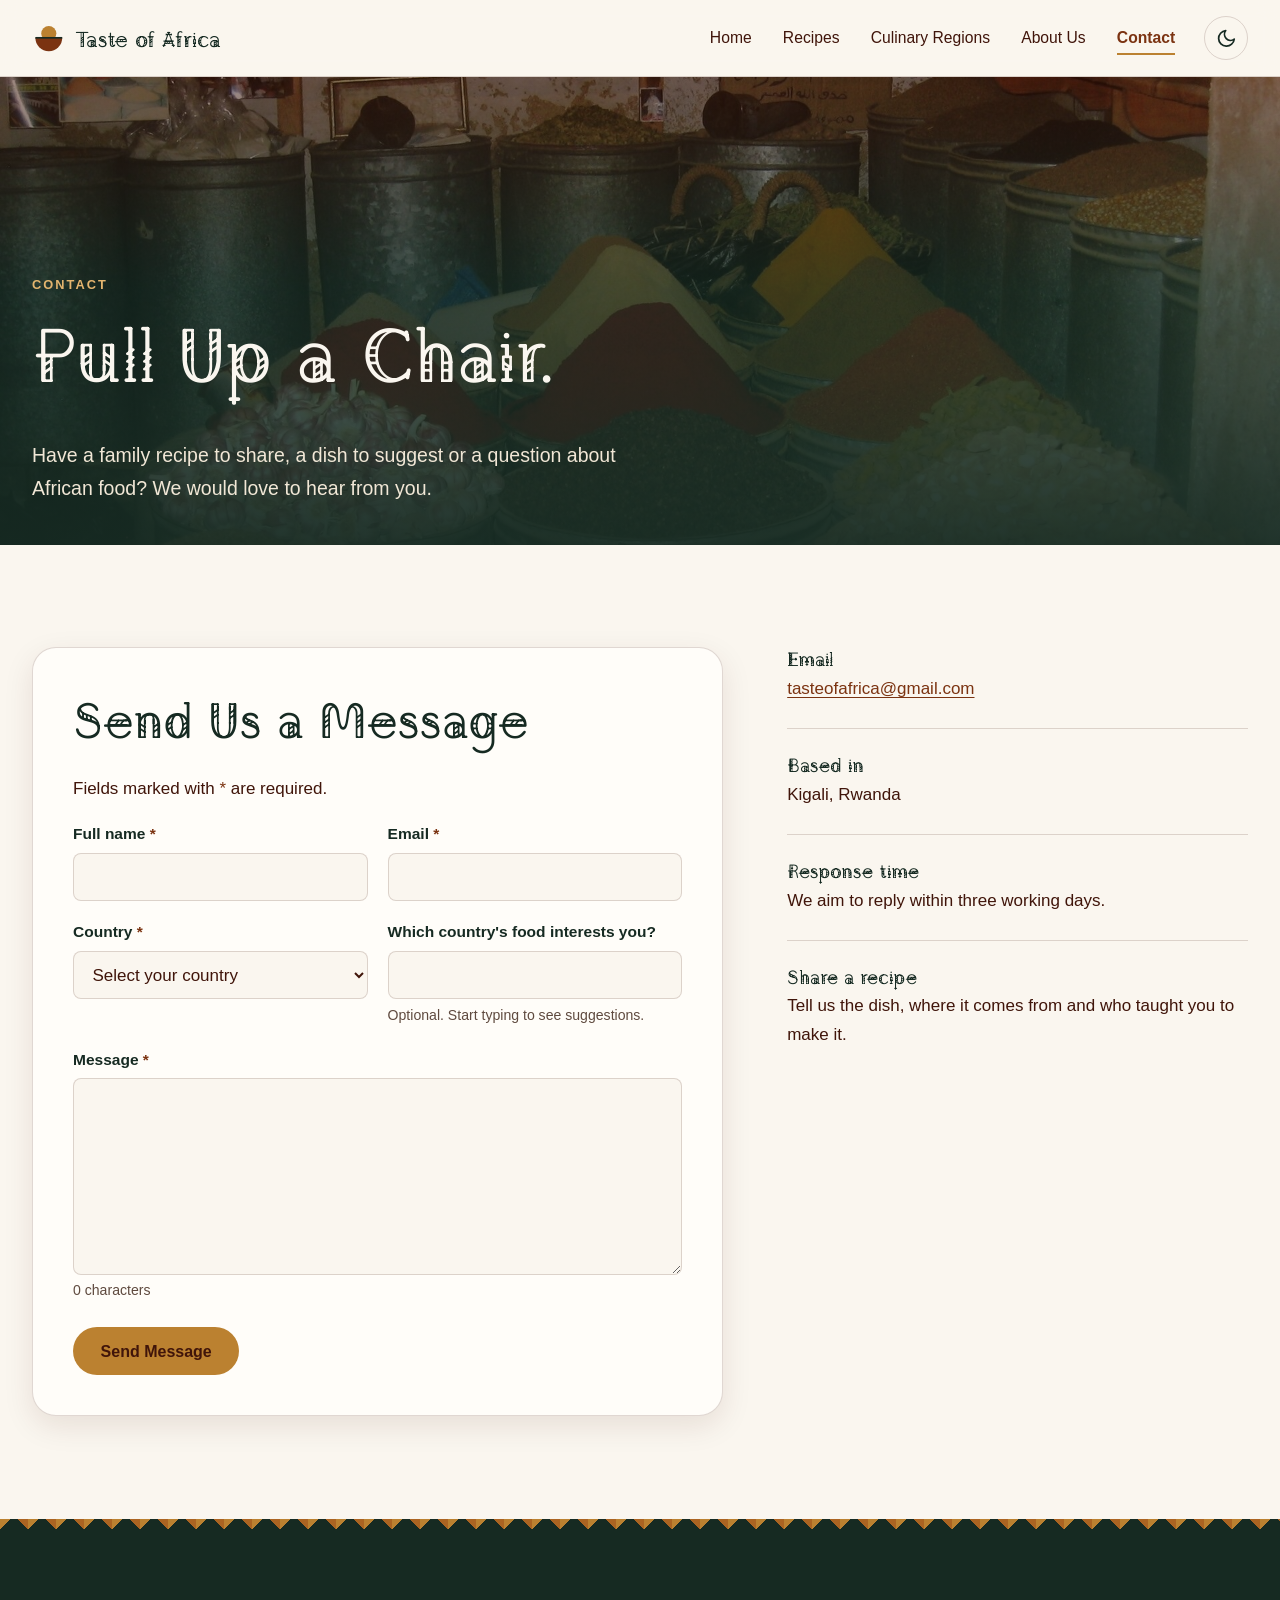
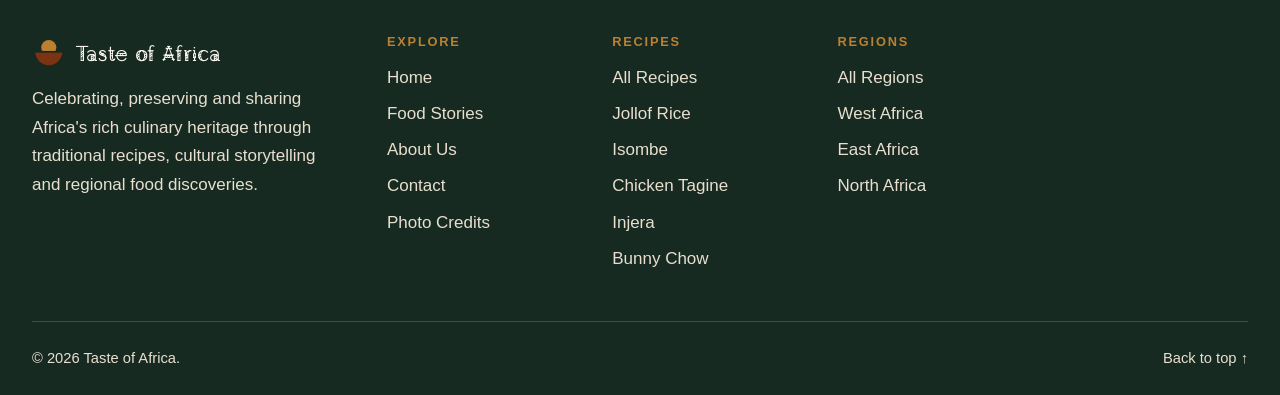
<file: contact.html>
<!DOCTYPE html>
<html lang="en" data-theme="light">
<head>
  <meta charset="UTF-8">
  <meta name="viewport" content="width=device-width, initial-scale=1">
  <title>Contact Us | Taste of Africa</title>
  <meta name="description" content="Get in touch with Taste of Africa to share a family recipe, suggest a dish or ask a question about African food.">
  <meta name="theme-color" content="#162A22">
  <link rel="icon" href="images/favicon.svg" type="image/svg+xml">
  <link rel="preconnect" href="https://fonts.googleapis.com">
  <link rel="preconnect" href="https://fonts.gstatic.com" crossorigin>
  <link href="https://fonts.googleapis.com/css2?family=Agu+Display&display=swap" rel="stylesheet">
  <link rel="stylesheet" href="css/styles.css">
  <script src="js/script.js" defer></script>
</head>
<body id="top">
  <a class="skip-link" href="#main">Skip to main content</a>

  <!-- Site header: the same on every page -->
  <header class="site-header">
    <div class="container site-header__inner">
      <a class="brand" href="index.html" aria-label="Taste of Africa home">
        <svg class="brand__mark" viewBox="0 0 40 40" aria-hidden="true" focusable="false"><circle cx="20" cy="15" r="9" fill="#BB8130"/><path d="M4 20h32a16 16 0 0 1-32 0Z" fill="#7B3311"/><path d="M4 20h32" stroke="#162A22" stroke-width="2"/></svg>
        <span>Taste of Africa</span>
      </a>

      <nav class="site-nav" id="site-nav" aria-label="Main navigation">
        <ul class="site-nav__list">
          <li><a class="site-nav__link" href="index.html">Home</a></li>
          <li><a class="site-nav__link" href="recipes.html">Recipes</a></li>
          <li><a class="site-nav__link" href="regions.html">Culinary Regions</a></li>
          <li><a class="site-nav__link" href="about.html">About Us</a></li>
          <li><a class="site-nav__link" href="contact.html" aria-current="page">Contact</a></li>
        </ul>
      </nav>

      <button class="icon-btn" id="theme-toggle" type="button" aria-label="Switch to dark mode">
        <svg class="theme-icon--moon" viewBox="0 0 24 24" fill="none" stroke="currentColor" stroke-width="2" stroke-linecap="round" stroke-linejoin="round" aria-hidden="true" focusable="false"><path d="M21 12.8A9 9 0 1 1 11.2 3a7 7 0 0 0 9.8 9.8Z"/></svg>
        <svg class="theme-icon--sun" viewBox="0 0 24 24" fill="none" stroke="currentColor" stroke-width="2" stroke-linecap="round" aria-hidden="true" focusable="false"><circle cx="12" cy="12" r="4.5"/><path d="M12 2v2M12 20v2M2 12h2M20 12h2M4.9 4.9l1.4 1.4M17.7 17.7l1.4 1.4M4.9 19.1l1.4-1.4M17.7 6.3l1.4-1.4"/></svg>
      </button>

      <button class="icon-btn menu-toggle" id="menu-toggle" type="button" aria-label="Open menu" aria-expanded="false" aria-controls="site-nav">
        <span class="menu-toggle__bars" aria-hidden="true"></span>
      </button>
    </div>
  </header>

  <main id="main">
    <section class="page-hero" aria-labelledby="page-title">
      <img src="images/page-contact-spices.jpg" alt="Bins and bowls of colorful spices for sale in the medina of Fes, Morocco" width="1920" height="1179" class="page-hero__image" fetchpriority="high">
      <div class="container page-hero__content">
        <p class="eyebrow">Contact</p>
        <h1 id="page-title">Pull Up a Chair.</h1>
        <p>Have a family recipe to share, a dish to suggest or a question about African food? We would love to hear from you.</p>
      </div>
    </section>

    <section class="section" aria-label="Contact form and details">
      <div class="container contact-layout">
        <div>
          <!-- novalidate turns off browser pop-ups so our JavaScript shows the errors -->
          <form class="form-card" id="contact-form" novalidate>
            <h2>Send Us a Message</h2>
            <p>Fields marked with <span class="required-mark" aria-hidden="true">*</span><span class="sr-only">an asterisk</span> are required.</p>
            <div class="form-grid">
              <div class="form-field">
                <label for="contact-name">Full name <span class="required-mark" aria-hidden="true">*</span></label>
                <input id="contact-name" name="name" type="text" autocomplete="name" required aria-describedby="contact-name-error">
                <p class="field-error" id="contact-name-error"></p>
              </div>

              <div class="form-field">
                <label for="contact-email">Email <span class="required-mark" aria-hidden="true">*</span></label>
                <input id="contact-email" name="email" type="email" autocomplete="email" required aria-describedby="contact-email-error">
                <p class="field-error" id="contact-email-error"></p>
              </div>

              <div class="form-field">
                <label for="contact-country">Country <span class="required-mark" aria-hidden="true">*</span></label>
                <select id="contact-country" name="country" required aria-describedby="contact-country-error">
                  <option value="">Select your country</option>
                  <option value="Algeria">Algeria</option>
                  <option value="Angola">Angola</option>
                  <option value="Benin">Benin</option>
                  <option value="Botswana">Botswana</option>
                  <option value="Burkina Faso">Burkina Faso</option>
                  <option value="Burundi">Burundi</option>
                  <option value="Cabo Verde">Cabo Verde</option>
                  <option value="Cameroon">Cameroon</option>
                  <option value="Central African Republic">Central African Republic</option>
                  <option value="Chad">Chad</option>
                  <option value="Comoros">Comoros</option>
                  <option value="Democratic Republic of the Congo">Democratic Republic of the Congo</option>
                  <option value="Republic of the Congo">Republic of the Congo</option>
                  <option value="Côte d'Ivoire">Côte d'Ivoire</option>
                  <option value="Djibouti">Djibouti</option>
                  <option value="Egypt">Egypt</option>
                  <option value="Equatorial Guinea">Equatorial Guinea</option>
                  <option value="Eritrea">Eritrea</option>
                  <option value="Eswatini">Eswatini</option>
                  <option value="Ethiopia">Ethiopia</option>
                  <option value="Gabon">Gabon</option>
                  <option value="The Gambia">The Gambia</option>
                  <option value="Ghana">Ghana</option>
                  <option value="Guinea">Guinea</option>
                  <option value="Guinea-Bissau">Guinea-Bissau</option>
                  <option value="Kenya">Kenya</option>
                  <option value="Lesotho">Lesotho</option>
                  <option value="Liberia">Liberia</option>
                  <option value="Libya">Libya</option>
                  <option value="Madagascar">Madagascar</option>
                  <option value="Malawi">Malawi</option>
                  <option value="Mali">Mali</option>
                  <option value="Mauritania">Mauritania</option>
                  <option value="Mauritius">Mauritius</option>
                  <option value="Morocco">Morocco</option>
                  <option value="Mozambique">Mozambique</option>
                  <option value="Namibia">Namibia</option>
                  <option value="Niger">Niger</option>
                  <option value="Nigeria">Nigeria</option>
                  <option value="Rwanda">Rwanda</option>
                  <option value="São Tomé and Príncipe">São Tomé and Príncipe</option>
                  <option value="Senegal">Senegal</option>
                  <option value="Seychelles">Seychelles</option>
                  <option value="Sierra Leone">Sierra Leone</option>
                  <option value="Somalia">Somalia</option>
                  <option value="South Africa">South Africa</option>
                  <option value="South Sudan">South Sudan</option>
                  <option value="Sudan">Sudan</option>
                  <option value="Tanzania">Tanzania</option>
                  <option value="Togo">Togo</option>
                  <option value="Tunisia">Tunisia</option>
                  <option value="Uganda">Uganda</option>
                  <option value="Zambia">Zambia</option>
                  <option value="Zimbabwe">Zimbabwe</option>
                  <option value="Outside Africa">Outside Africa</option>
                </select>
                <p class="field-error" id="contact-country-error"></p>
              </div>

              <!-- A <select> cannot use a <datalist>, so suggestions use their own input -->
              <div class="form-field">
                <label for="contact-cuisine">Which country's food interests you?</label>
                <input id="contact-cuisine" name="cuisine" type="text" list="country-suggestions" autocomplete="off" aria-describedby="contact-cuisine-hint">
                <datalist id="country-suggestions">
                  <option value="Algeria"></option>
                  <option value="Angola"></option>
                  <option value="Benin"></option>
                  <option value="Botswana"></option>
                  <option value="Burkina Faso"></option>
                  <option value="Burundi"></option>
                  <option value="Cabo Verde"></option>
                  <option value="Cameroon"></option>
                  <option value="Central African Republic"></option>
                  <option value="Chad"></option>
                  <option value="Comoros"></option>
                  <option value="Democratic Republic of the Congo"></option>
                  <option value="Republic of the Congo"></option>
                  <option value="Côte d'Ivoire"></option>
                  <option value="Djibouti"></option>
                  <option value="Egypt"></option>
                  <option value="Equatorial Guinea"></option>
                  <option value="Eritrea"></option>
                  <option value="Eswatini"></option>
                  <option value="Ethiopia"></option>
                  <option value="Gabon"></option>
                  <option value="The Gambia"></option>
                  <option value="Ghana"></option>
                  <option value="Guinea"></option>
                  <option value="Guinea-Bissau"></option>
                  <option value="Kenya"></option>
                  <option value="Lesotho"></option>
                  <option value="Liberia"></option>
                  <option value="Libya"></option>
                  <option value="Madagascar"></option>
                  <option value="Malawi"></option>
                  <option value="Mali"></option>
                  <option value="Mauritania"></option>
                  <option value="Mauritius"></option>
                  <option value="Morocco"></option>
                  <option value="Mozambique"></option>
                  <option value="Namibia"></option>
                  <option value="Niger"></option>
                  <option value="Nigeria"></option>
                  <option value="Rwanda"></option>
                  <option value="São Tomé and Príncipe"></option>
                  <option value="Senegal"></option>
                  <option value="Seychelles"></option>
                  <option value="Sierra Leone"></option>
                  <option value="Somalia"></option>
                  <option value="South Africa"></option>
                  <option value="South Sudan"></option>
                  <option value="Sudan"></option>
                  <option value="Tanzania"></option>
                  <option value="Togo"></option>
                  <option value="Tunisia"></option>
                  <option value="Uganda"></option>
                  <option value="Zambia"></option>
                  <option value="Zimbabwe"></option>
                </datalist>
                <p class="field-hint" id="contact-cuisine-hint">Optional. Start typing to see suggestions.</p>
              </div>

              <div class="form-field form-field--full">
                <label for="contact-message">Message <span class="required-mark" aria-hidden="true">*</span></label>
                <textarea id="contact-message" name="message" rows="6" required aria-describedby="message-counter contact-message-error"></textarea>
                <p class="field-hint" id="message-counter">0 characters</p>
                <p class="field-error" id="contact-message-error"></p>
              </div>
            </div>
            <div class="form-actions">
              <button class="btn btn--primary" type="submit">Send Message</button>
            </div>
          </form>

          <!-- Shown by the JavaScript after a valid submission -->
          <div class="success-card hidden" id="contact-success" tabindex="-1" role="status">
            <div class="success-card__icon" aria-hidden="true">&#10003;</div>
            <h2>Message Sent</h2>
            <p id="contact-success-text"></p>
            <button class="btn btn--outline" id="contact-reset" type="button">Send Another Message</button>
          </div>
        </div>

        <aside class="contact-info" aria-label="Contact information">
          <div class="contact-info__item">
            <h3>Email</h3>
            <p><a href="mailto:tasteofafrica@gmail.com">tasteofafrica@gmail.com</a></p>
          </div>
          <div class="contact-info__item">
            <h3>Based in</h3>
            <p>Kigali, Rwanda</p>
          </div>
          <div class="contact-info__item">
            <h3>Response time</h3>
            <p>We aim to reply within three working days.</p>
          </div>
          <div class="contact-info__item">
            <h3>Share a recipe</h3>
            <p>Tell us the dish, where it comes from and who taught you to make it.</p>
          </div>
        </aside>
      </div>
    </section>
  </main>

  <!-- Site footer: the same on every page -->
  <div class="pattern-band" aria-hidden="true"></div>
  <footer class="site-footer">
    <div class="container site-footer__grid">
      <div class="site-footer__about">
        <a class="brand" href="index.html" aria-label="Taste of Africa home">
          <svg class="brand__mark" viewBox="0 0 40 40" aria-hidden="true" focusable="false"><circle cx="20" cy="15" r="9" fill="#BB8130"/><path d="M4 20h32a16 16 0 0 1-32 0Z" fill="#7B3311"/><path d="M4 20h32" stroke="#162A22" stroke-width="2"/></svg>
          <span>Taste of Africa</span>
        </a>
        <p>Celebrating, preserving and sharing Africa's rich culinary heritage through traditional recipes, cultural storytelling and regional food discoveries.</p>
      </div>

      <nav aria-label="Quick links">
        <h2>Explore</h2>
        <ul>
          <li><a href="index.html">Home</a></li>
          <li><a href="stories.html">Food Stories</a></li>
          <li><a href="about.html">About Us</a></li>
          <li><a href="contact.html">Contact</a></li>
          <li><a href="about.html#photo-credits">Photo Credits</a></li>
        </ul>
      </nav>

      <nav aria-label="Recipes">
        <h2>Recipes</h2>
        <ul>
          <li><a href="recipes.html">All Recipes</a></li>
          <li><a href="recipes.html#jollof-rice">Jollof Rice</a></li>
          <li><a href="recipes.html#isombe">Isombe</a></li>
          <li><a href="recipes.html#chicken-tagine">Chicken Tagine</a></li>
          <li><a href="recipes.html#injera">Injera</a></li>
          <li><a href="recipes.html#bunny-chow">Bunny Chow</a></li>
        </ul>
      </nav>

      <nav aria-label="Culinary regions">
        <h2>Regions</h2>
        <ul>
          <li><a href="regions.html">All Regions</a></li>
          <li><a href="regions.html#west-africa">West Africa</a></li>
          <li><a href="regions.html#east-africa">East Africa</a></li>
          <li><a href="regions.html#north-africa">North Africa</a></li>
        </ul>
      </nav>

     
    </div>

    <div class="container site-footer__bottom">
      <p>&copy; 2026 Taste of Africa.</p>
      <a href="#top">Back to top &uarr;</a>
    </div>
  </footer>
</body>
</html>
</file>
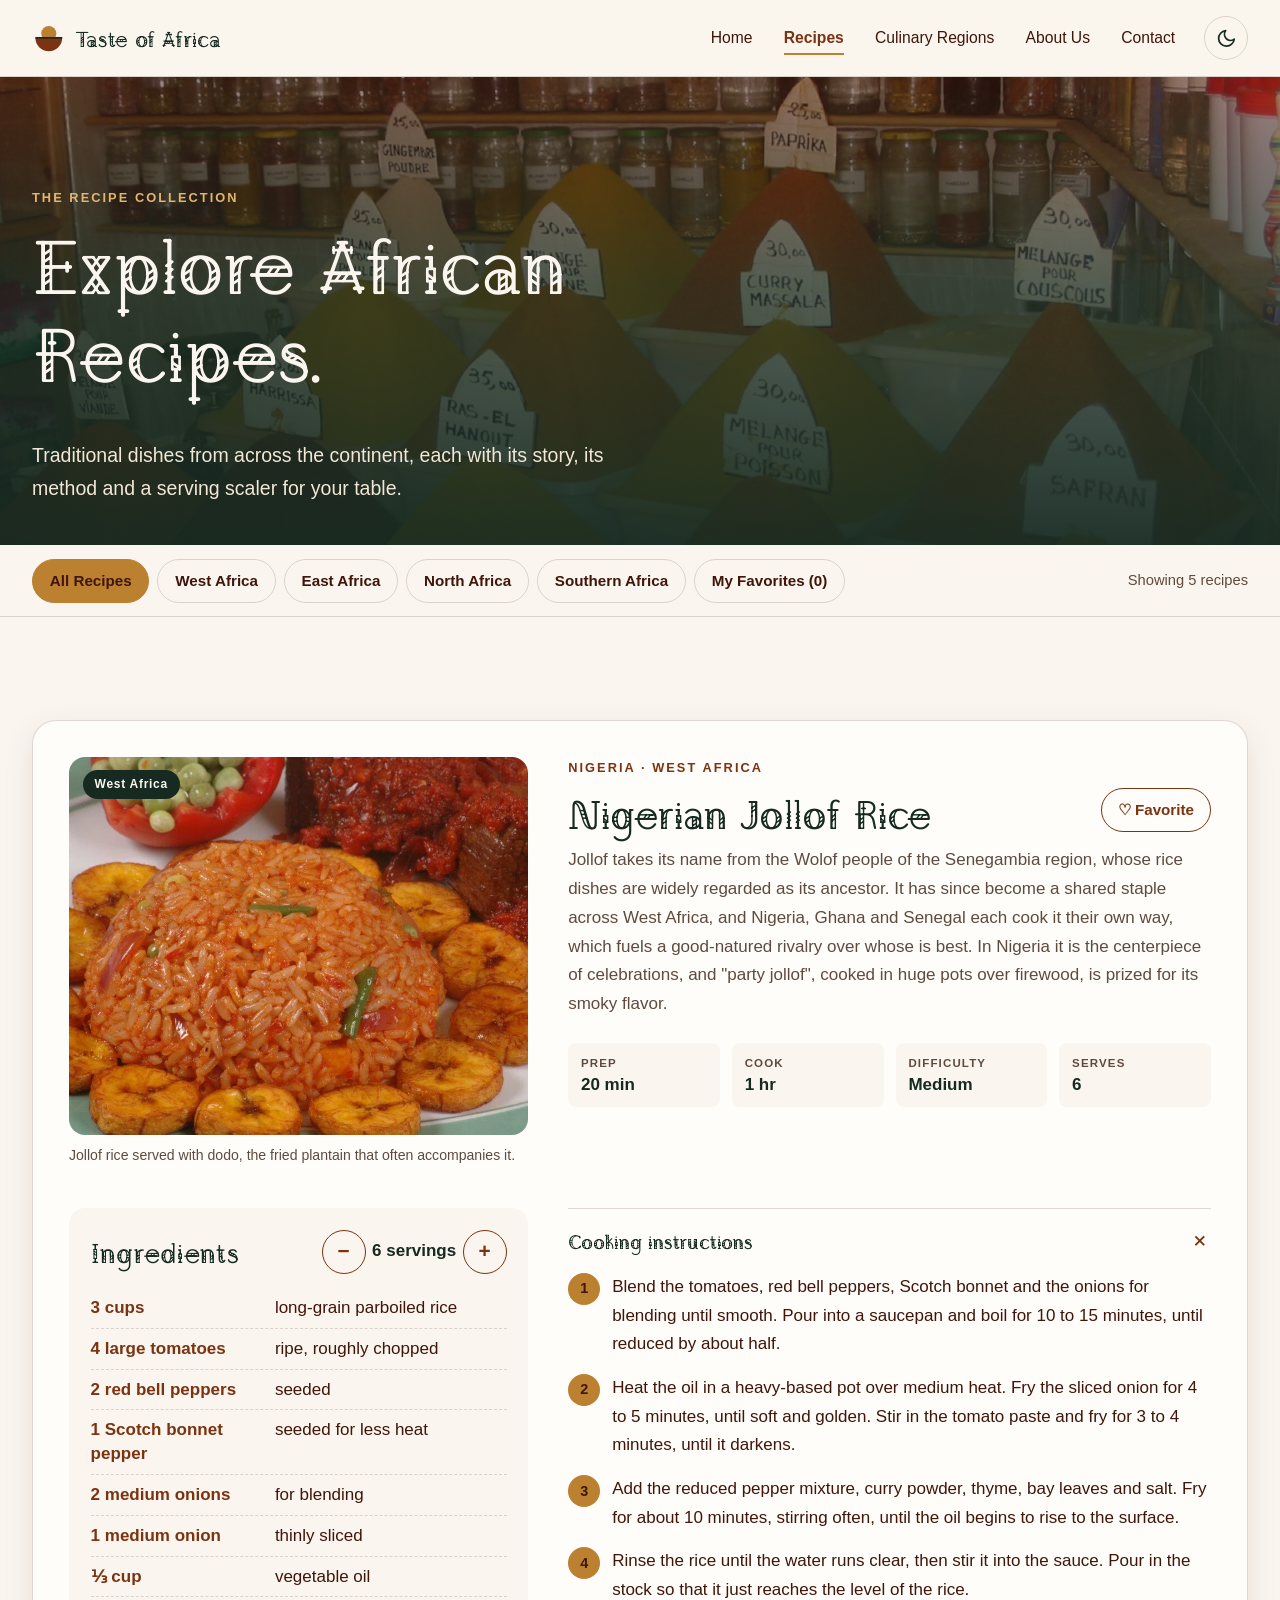
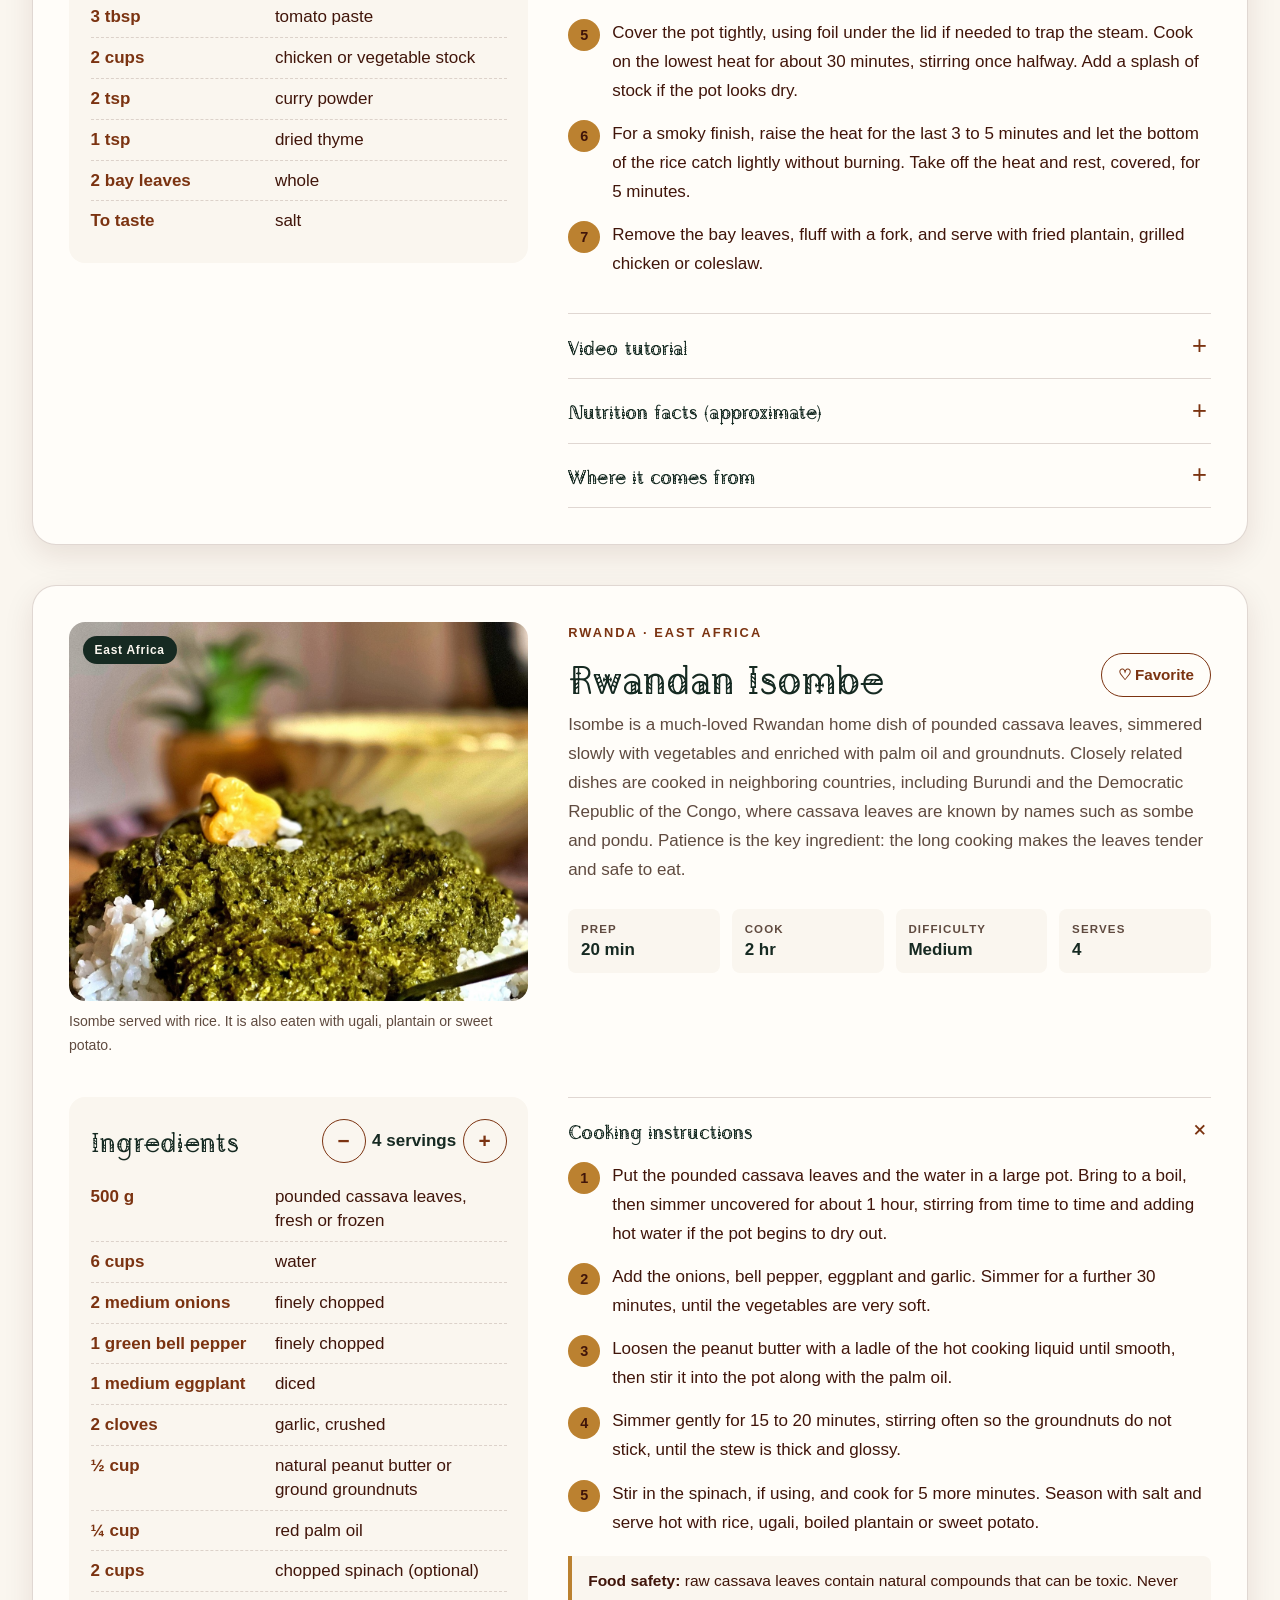
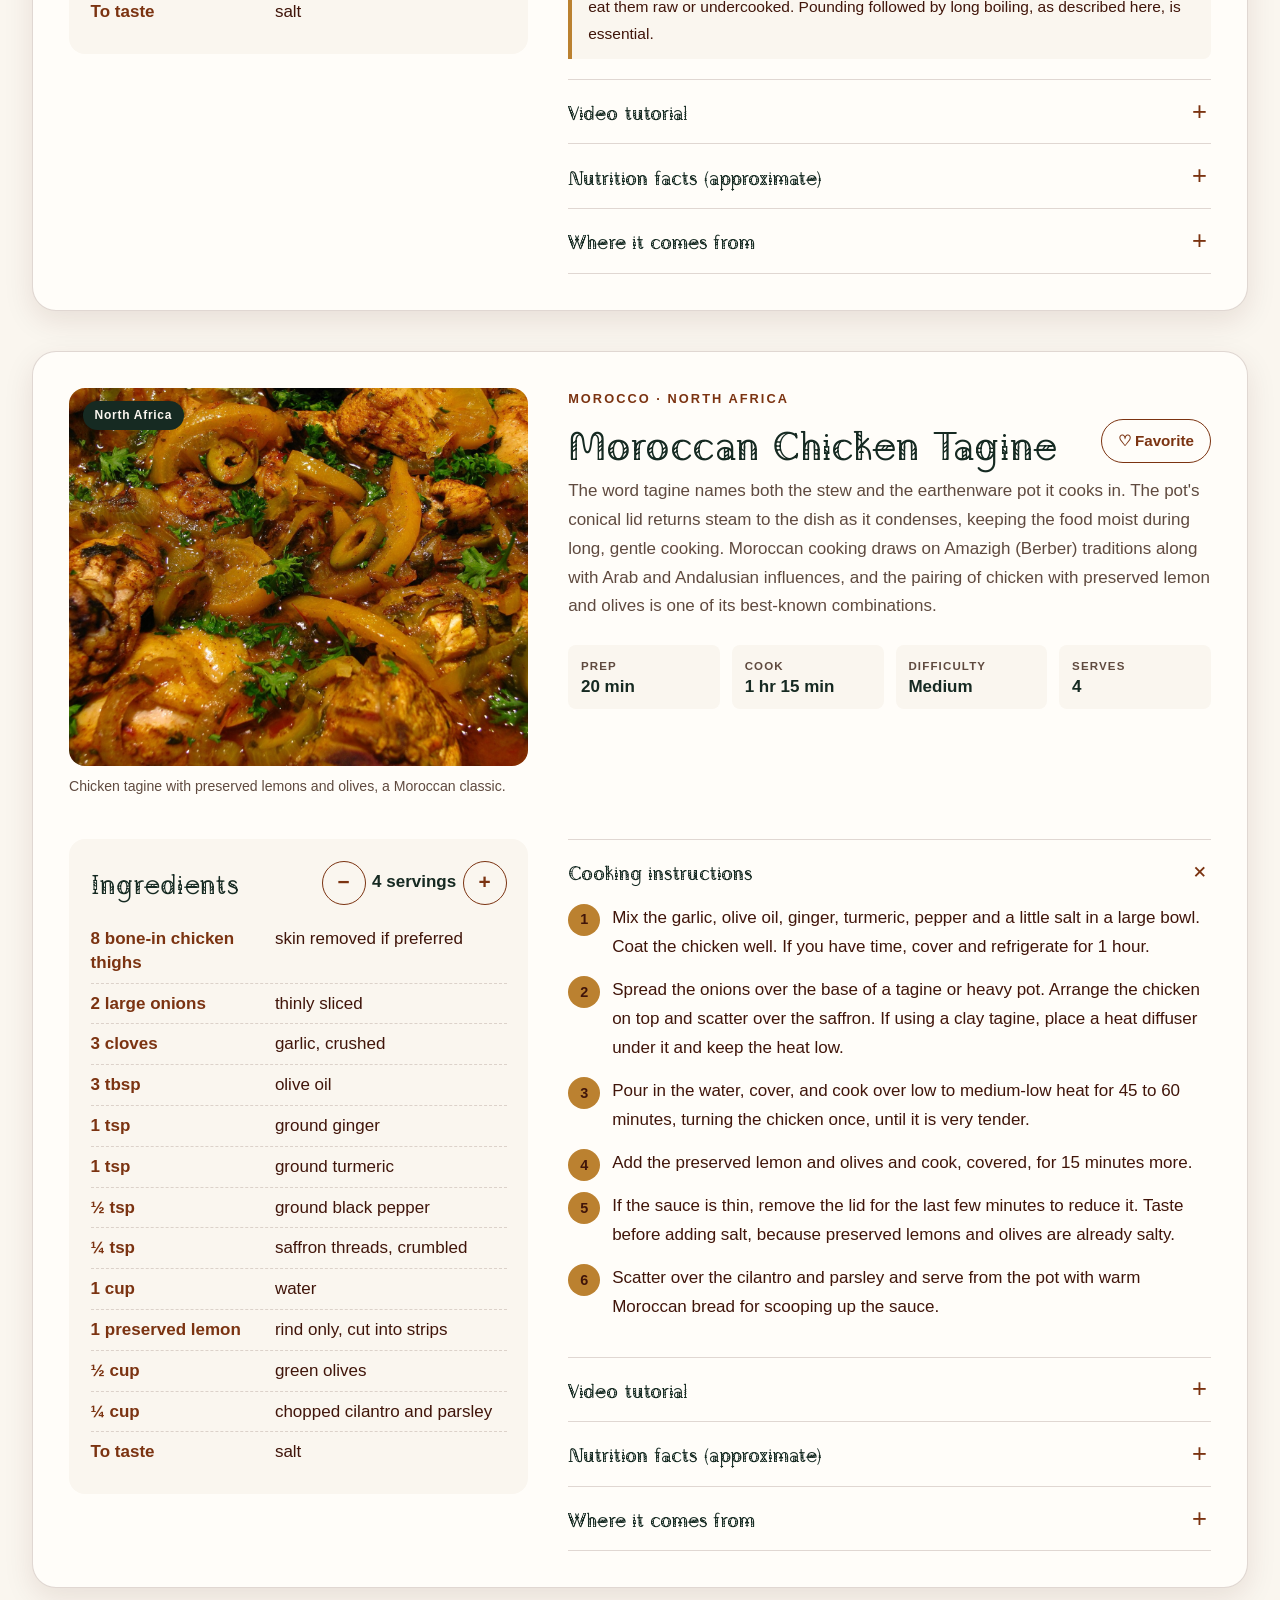
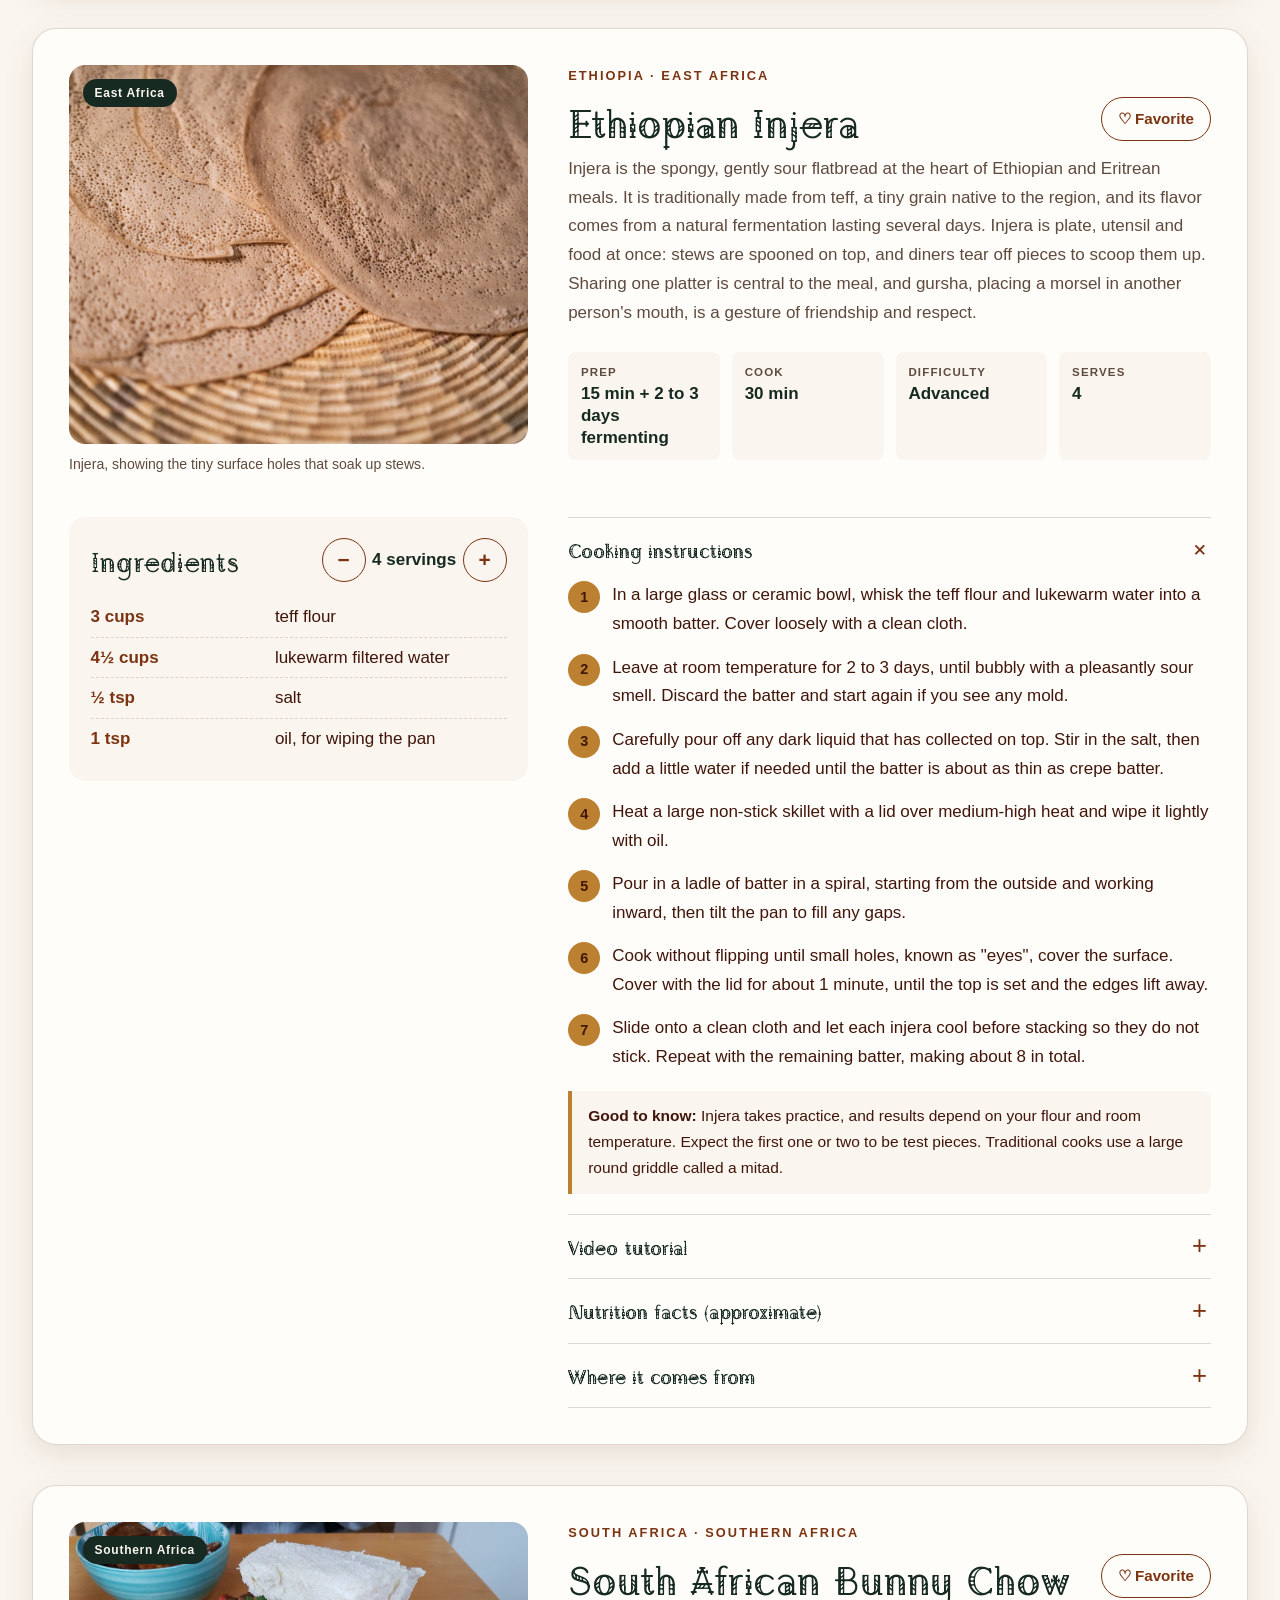
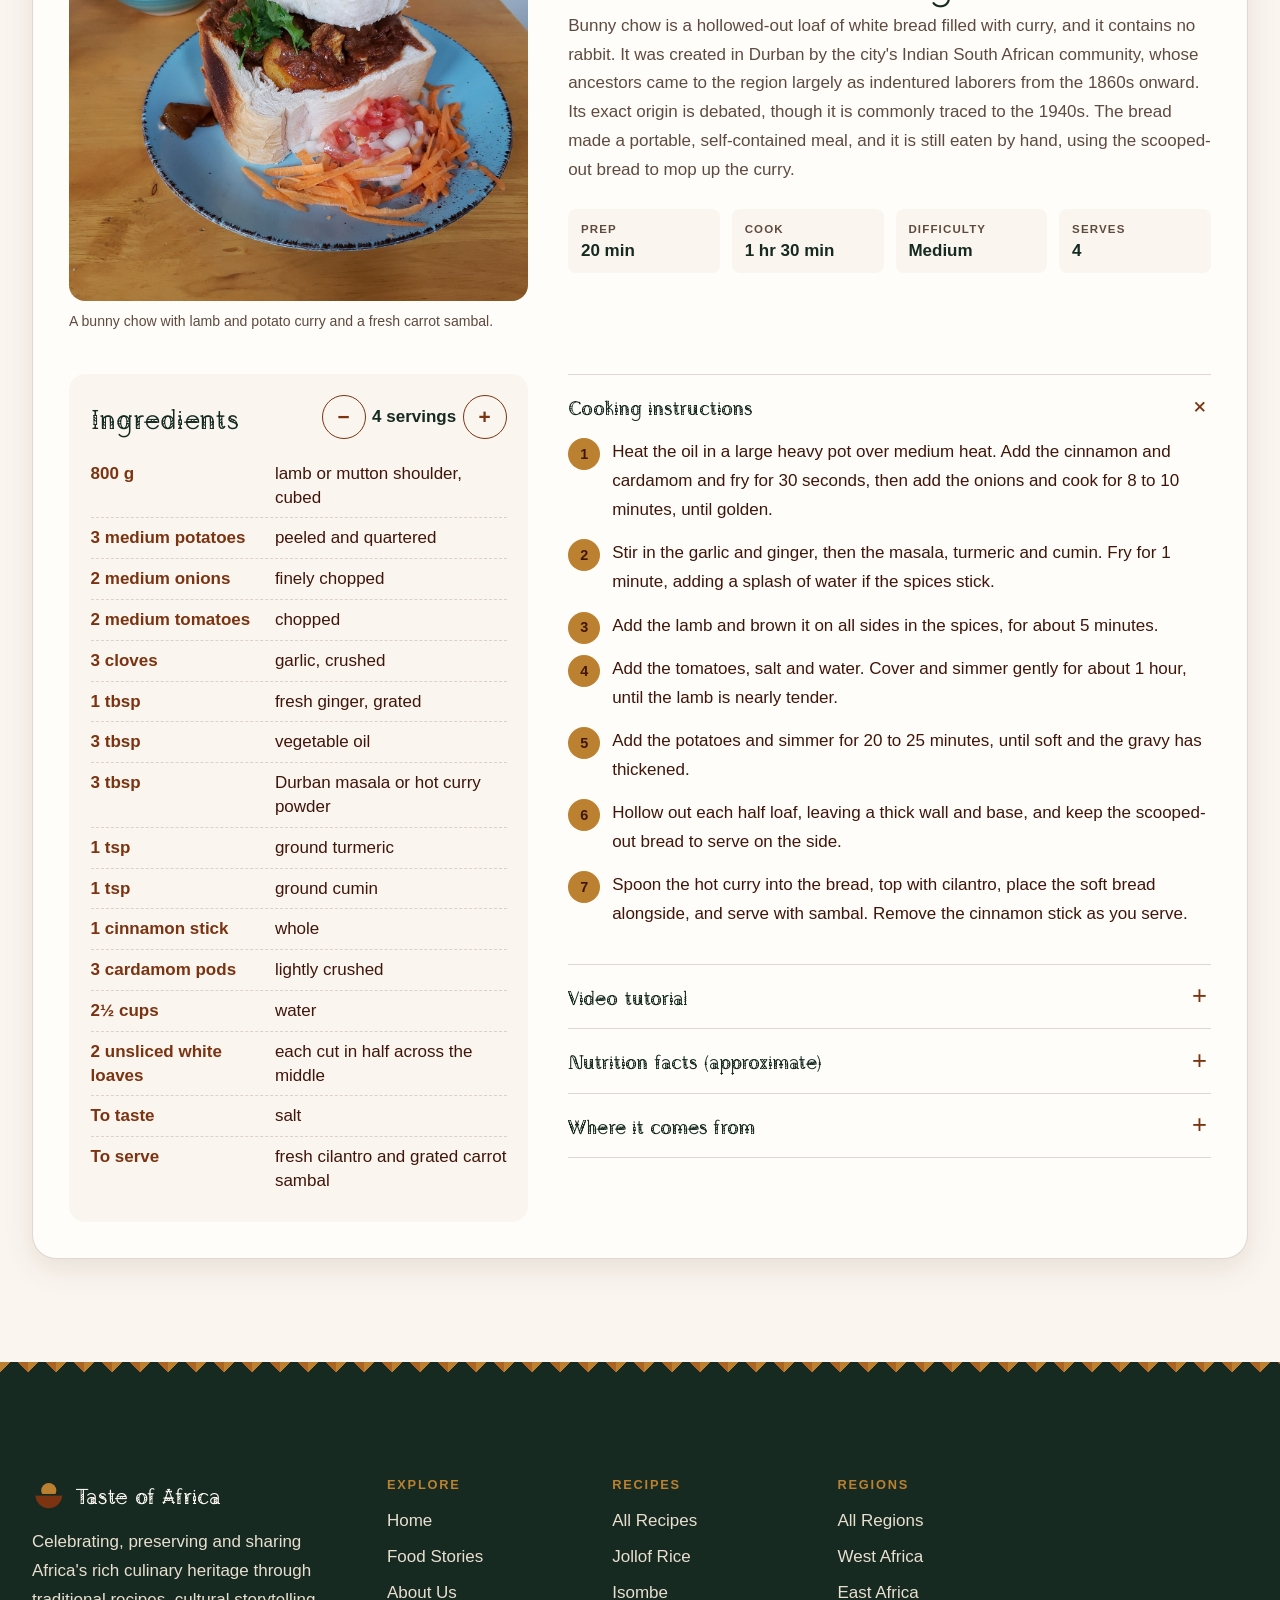
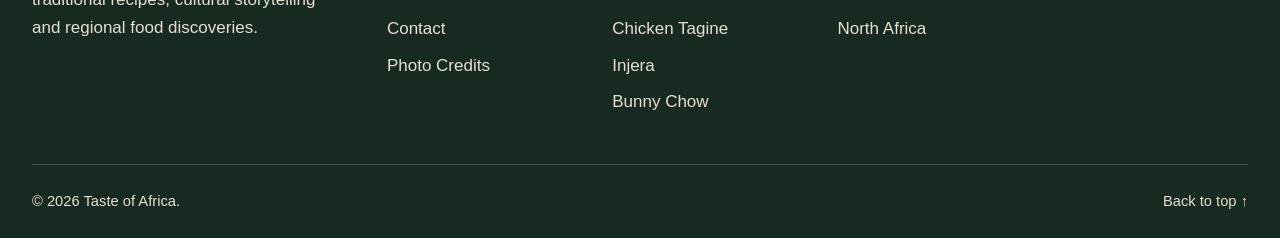
<file: recipes.html>
<!DOCTYPE html>
<html lang="en" data-theme="light">
<head>
  <meta charset="UTF-8">
  <meta name="viewport" content="width=device-width, initial-scale=1">
  <title>African Recipes | Taste of Africa</title>
  <meta name="description" content="Explore complete African recipes including Nigerian jollof rice, Rwandan isombe, Moroccan tagine, Ethiopian injera and South African bunny chow.">
  <meta name="theme-color" content="#162A22">
  <link rel="icon" href="images/favicon.svg" type="image/svg+xml">
  <link rel="preconnect" href="https://fonts.googleapis.com">
  <link rel="preconnect" href="https://fonts.gstatic.com" crossorigin>
  <link href="https://fonts.googleapis.com/css2?family=Agu+Display&display=swap" rel="stylesheet">
  <link rel="stylesheet" href="css/styles.css">
  <script src="js/script.js" defer></script>
</head>
<body id="top">
  <a class="skip-link" href="#main">Skip to main content</a>

  <!-- Site header: the same on every page -->
  <header class="site-header">
    <div class="container site-header__inner">
      <a class="brand" href="index.html" aria-label="Taste of Africa home">
        <svg class="brand__mark" viewBox="0 0 40 40" aria-hidden="true" focusable="false"><circle cx="20" cy="15" r="9" fill="#BB8130"/><path d="M4 20h32a16 16 0 0 1-32 0Z" fill="#7B3311"/><path d="M4 20h32" stroke="#162A22" stroke-width="2"/></svg>
        <span>Taste of Africa</span>
      </a>

      <nav class="site-nav" id="site-nav" aria-label="Main navigation">
        <ul class="site-nav__list">
          <li><a class="site-nav__link" href="index.html">Home</a></li>
          <li><a class="site-nav__link" href="recipes.html" aria-current="page">Recipes</a></li>
          <li><a class="site-nav__link" href="regions.html">Culinary Regions</a></li>
          <li><a class="site-nav__link" href="about.html">About Us</a></li>
          <li><a class="site-nav__link" href="contact.html">Contact</a></li>
        </ul>
      </nav>

      <button class="icon-btn" id="theme-toggle" type="button" aria-label="Switch to dark mode">
        <svg class="theme-icon--moon" viewBox="0 0 24 24" fill="none" stroke="currentColor" stroke-width="2" stroke-linecap="round" stroke-linejoin="round" aria-hidden="true" focusable="false"><path d="M21 12.8A9 9 0 1 1 11.2 3a7 7 0 0 0 9.8 9.8Z"/></svg>
        <svg class="theme-icon--sun" viewBox="0 0 24 24" fill="none" stroke="currentColor" stroke-width="2" stroke-linecap="round" aria-hidden="true" focusable="false"><circle cx="12" cy="12" r="4.5"/><path d="M12 2v2M12 20v2M2 12h2M20 12h2M4.9 4.9l1.4 1.4M17.7 17.7l1.4 1.4M4.9 19.1l1.4-1.4M17.7 6.3l1.4-1.4"/></svg>
      </button>

      <button class="icon-btn menu-toggle" id="menu-toggle" type="button" aria-label="Open menu" aria-expanded="false" aria-controls="site-nav">
        <span class="menu-toggle__bars" aria-hidden="true"></span>
      </button>
    </div>
  </header>

  <main id="main">
    <section class="page-hero" aria-labelledby="page-title">
      <img src="images/page-recipes-spices.jpg" alt="Cones of colorful ground spices below shelves of spice jars at a shop in Morocco" width="1920" height="1440" class="page-hero__image" fetchpriority="high">
      <div class="container page-hero__content">
        <p class="eyebrow">The recipe collection</p>
        <h1 id="page-title">Explore African Recipes.</h1>
        <p>Traditional dishes from across the continent, each with its story, its method and a serving scaler for your table.</p>
      </div>
    </section>

    <!-- Filter controls: the JavaScript reads each button's data-filter value -->
    <div class="filter-bar">
      <div class="container filter-bar__inner">
        <div class="filter-group" role="group" aria-label="Filter recipes">
          <button class="filter-btn" type="button" data-filter="all" aria-pressed="true">All Recipes</button>
          <button class="filter-btn" type="button" data-filter="west-africa" aria-pressed="false">West Africa</button>
          <button class="filter-btn" type="button" data-filter="east-africa" aria-pressed="false">East Africa</button>
          <button class="filter-btn" type="button" data-filter="north-africa" aria-pressed="false">North Africa</button>
          <button class="filter-btn" type="button" data-filter="southern-africa" aria-pressed="false">Southern Africa</button>
          <button class="filter-btn" type="button" data-filter="favorites" aria-pressed="false">My Favorites <span id="favorites-count">(0)</span></button>
        </div>
        <p class="results-count" id="results-count" role="status" aria-live="polite">Showing 5 recipes</p>
      </div>
    </div>

    <section class="section" aria-label="Recipe results">
      <div class="container">
        <div class="recipe-list">

          <!-- Nigerian Jollof Rice -->
          <article class="recipe-card" id="jollof-rice" data-region="west-africa" data-recipe-id="jollof-rice" aria-labelledby="jollof-rice-title">
            <figure class="recipe-card__media">
              <img src="images/jollof-rice.jpg" alt="A mound of orange-red jollof rice surrounded by golden slices of fried plantain on a white plate" width="1024" height="681" loading="lazy">
              <span class="badge">West Africa</span>
              <figcaption>Jollof rice served with dodo, the fried plantain that often accompanies it.</figcaption>
            </figure>

            <div class="recipe-card__intro">
              <p class="eyebrow">Nigeria &middot; West Africa</p>
              <div class="recipe-card__title-row">
                <h2 id="jollof-rice-title">Nigerian Jollof Rice</h2>
                <button class="favorite-btn" type="button" data-recipe-id="jollof-rice" aria-label="Favorite Nigerian Jollof Rice" aria-pressed="false">♡ Favorite</button>
              </div>
              <p class="recipe-card__background">Jollof takes its name from the Wolof people of the Senegambia region, whose rice dishes are widely regarded as its ancestor. It has since become a shared staple across West Africa, and Nigeria, Ghana and Senegal each cook it their own way, which fuels a good-natured rivalry over whose is best. In Nigeria it is the centerpiece of celebrations, and "party jollof", cooked in huge pots over firewood, is prized for its smoky flavor.</p>
              <dl class="recipe-facts">
                <div><dt>Prep</dt><dd>20 min</dd></div>
                <div><dt>Cook</dt><dd>1 hr</dd></div>
                <div><dt>Difficulty</dt><dd>Medium</dd></div>
                <div><dt>Serves</dt><dd>6</dd></div>
              </dl>
            </div>

            <section class="ingredients-panel" aria-label="Ingredients for Nigerian Jollof Rice">
              <div class="ingredients-panel__header">
                <h3>Ingredients</h3>
                <div class="scaler" data-default-servings="6" role="group" aria-label="Adjust servings for Nigerian Jollof Rice">
                  <button class="scaler__btn" type="button" data-action="decrease" aria-label="Decrease servings">&minus;</button>
                  <span class="scaler__value" aria-live="polite"><span class="scaler__count">6</span> <span class="scaler__label">servings</span></span>
                  <button class="scaler__btn" type="button" data-action="increase" aria-label="Increase servings">+</button>
                </div>
              </div>
              <ul class="ingredient-list">
                <li class="ingredient" data-quantity="3" data-unit="cup" data-unit-plural="cups"><span class="ingredient__amount">3 cups</span> <span class="ingredient__name">long-grain parboiled rice</span></li>
                <li class="ingredient" data-quantity="4" data-unit="large tomato" data-unit-plural="large tomatoes"><span class="ingredient__amount">4 large tomatoes</span> <span class="ingredient__name">ripe, roughly chopped</span></li>
                <li class="ingredient" data-quantity="2" data-unit="red bell pepper" data-unit-plural="red bell peppers"><span class="ingredient__amount">2 red bell peppers</span> <span class="ingredient__name">seeded</span></li>
                <li class="ingredient" data-quantity="1" data-unit="Scotch bonnet pepper" data-unit-plural="Scotch bonnet peppers"><span class="ingredient__amount">1 Scotch bonnet pepper</span> <span class="ingredient__name">seeded for less heat</span></li>
                <li class="ingredient" data-quantity="2" data-unit="medium onion" data-unit-plural="medium onions"><span class="ingredient__amount">2 medium onions</span> <span class="ingredient__name">for blending</span></li>
                <li class="ingredient" data-quantity="1" data-unit="medium onion" data-unit-plural="medium onions"><span class="ingredient__amount">1 medium onion</span> <span class="ingredient__name">thinly sliced</span></li>
                <li class="ingredient" data-quantity="0.333" data-unit="cup" data-unit-plural="cups"><span class="ingredient__amount">⅓ cup</span> <span class="ingredient__name">vegetable oil</span></li>
                <li class="ingredient" data-quantity="3" data-unit="tbsp" data-unit-plural="tbsp"><span class="ingredient__amount">3 tbsp</span> <span class="ingredient__name">tomato paste</span></li>
                <li class="ingredient" data-quantity="2" data-unit="cup" data-unit-plural="cups"><span class="ingredient__amount">2 cups</span> <span class="ingredient__name">chicken or vegetable stock</span></li>
                <li class="ingredient" data-quantity="2" data-unit="tsp" data-unit-plural="tsp"><span class="ingredient__amount">2 tsp</span> <span class="ingredient__name">curry powder</span></li>
                <li class="ingredient" data-quantity="1" data-unit="tsp" data-unit-plural="tsp"><span class="ingredient__amount">1 tsp</span> <span class="ingredient__name">dried thyme</span></li>
                <li class="ingredient" data-quantity="2" data-unit="bay leaf" data-unit-plural="bay leaves"><span class="ingredient__amount">2 bay leaves</span> <span class="ingredient__name">whole</span></li>
                <li class="ingredient"><span class="ingredient__amount">To taste</span> <span class="ingredient__name">salt</span></li>
              </ul>
            </section>

            <div class="recipe-card__panels">
              <details class="recipe-panel" open>
                <summary>Cooking instructions</summary>
                <div class="recipe-panel__body">
                  <ol class="step-list">
                    <li>Blend the tomatoes, red bell peppers, Scotch bonnet and the onions for blending until smooth. Pour into a saucepan and boil for 10 to 15 minutes, until reduced by about half.</li>
                    <li>Heat the oil in a heavy-based pot over medium heat. Fry the sliced onion for 4 to 5 minutes, until soft and golden. Stir in the tomato paste and fry for 3 to 4 minutes, until it darkens.</li>
                    <li>Add the reduced pepper mixture, curry powder, thyme, bay leaves and salt. Fry for about 10 minutes, stirring often, until the oil begins to rise to the surface.</li>
                    <li>Rinse the rice until the water runs clear, then stir it into the sauce. Pour in the stock so that it just reaches the level of the rice.</li>
                    <li>Cover the pot tightly, using foil under the lid if needed to trap the steam. Cook on the lowest heat for about 30 minutes, stirring once halfway. Add a splash of stock if the pot looks dry.</li>
                    <li>For a smoky finish, raise the heat for the last 3 to 5 minutes and let the bottom of the rice catch lightly without burning. Take off the heat and rest, covered, for 5 minutes.</li>
                    <li>Remove the bay leaves, fluff with a fork, and serve with fried plantain, grilled chicken or coleslaw.</li>
                  </ol>
                </div>
              </details>

              <details class="recipe-panel">
                <summary>Video tutorial</summary>
                <div class="recipe-panel__body">
                  <div class="embed">
                    <iframe src="https://www.youtube-nocookie.com/embed/4V_GaurkxZ8" title="How To Cook Jollof Rice To Perfection! A Guide for beginners and Pro cooks, by Joyful Cook" loading="lazy" referrerpolicy="strict-origin-when-cross-origin" allow="accelerometer; clipboard-write; encrypted-media; gyroscope; picture-in-picture" allowfullscreen></iframe>
                  </div>
                  <p class="embed-note">Video by Joyful Cook. Its method may differ from the recipe above. <a href="https://www.youtube.com/watch?v=4V_GaurkxZ8" target="_blank" rel="noopener noreferrer">Open on YouTube<span class="sr-only">: How To Cook Jollof Rice To Perfection! A Guide for beginners and Pro cooks</span></a></p>
                </div>
              </details>

              <details class="recipe-panel">
                <summary>Nutrition facts (approximate)</summary>
                <div class="recipe-panel__body">
                  <table class="nutrition-table">
                    <caption>Approximate values per serving, estimated from typical values for the listed ingredients. They are not laboratory measurements.</caption>
                    <thead>
                      <tr><th scope="col">Nutrient</th><th scope="col">Per serving (approx.)</th></tr>
                    </thead>
                    <tbody>
                      <tr><th scope="row">Energy</th><td>~480 kcal</td></tr>
                      <tr><th scope="row">Protein</th><td>~9 g</td></tr>
                      <tr><th scope="row">Carbohydrates</th><td>~80 g</td></tr>
                      <tr><th scope="row">Fat</th><td>~14 g</td></tr>
                      <tr><th scope="row">Fiber</th><td>~4 g</td></tr>
                    </tbody>
                  </table>
                </div>
              </details>

              <details class="recipe-panel">
                <summary>Where it comes from</summary>
                <div class="recipe-panel__body">
                  <div class="embed">
                    <iframe src="https://www.google.com/maps?q=Nigeria&amp;z=5&amp;output=embed" title="Map showing Nigeria" loading="lazy" referrerpolicy="no-referrer-when-downgrade"></iframe>
                  </div>
                  <p class="embed-note"><a href="https://www.google.com/maps/search/?api=1&amp;query=Nigeria" target="_blank" rel="noopener noreferrer">Open Nigeria in Google Maps</a></p>
                </div>
              </details>
            </div>
          </article>

          <!-- Rwandan Isombe -->
          <article class="recipe-card" id="isombe" data-region="east-africa" data-recipe-id="isombe" aria-labelledby="isombe-title">
            <figure class="recipe-card__media">
              <img src="images/isombe.jpg" alt="A deep green mound of isombe, a stew of pounded cassava leaves, served with white rice in a wooden bowl" width="1200" height="1600" loading="lazy">
              <span class="badge">East Africa</span>
              <figcaption>Isombe served with rice. It is also eaten with ugali, plantain or sweet potato.</figcaption>
            </figure>

            <div class="recipe-card__intro">
              <p class="eyebrow">Rwanda &middot; East Africa</p>
              <div class="recipe-card__title-row">
                <h2 id="isombe-title">Rwandan Isombe</h2>
                <button class="favorite-btn" type="button" data-recipe-id="isombe" aria-label="Favorite Rwandan Isombe" aria-pressed="false">♡ Favorite</button>
              </div>
              <p class="recipe-card__background">Isombe is a much-loved Rwandan home dish of pounded cassava leaves, simmered slowly with vegetables and enriched with palm oil and groundnuts. Closely related dishes are cooked in neighboring countries, including Burundi and the Democratic Republic of the Congo, where cassava leaves are known by names such as sombe and pondu. Patience is the key ingredient: the long cooking makes the leaves tender and safe to eat.</p>
              <dl class="recipe-facts">
                <div><dt>Prep</dt><dd>20 min</dd></div>
                <div><dt>Cook</dt><dd>2 hr</dd></div>
                <div><dt>Difficulty</dt><dd>Medium</dd></div>
                <div><dt>Serves</dt><dd>4</dd></div>
              </dl>
            </div>

            <section class="ingredients-panel" aria-label="Ingredients for Rwandan Isombe">
              <div class="ingredients-panel__header">
                <h3>Ingredients</h3>
                <div class="scaler" data-default-servings="4" role="group" aria-label="Adjust servings for Rwandan Isombe">
                  <button class="scaler__btn" type="button" data-action="decrease" aria-label="Decrease servings">&minus;</button>
                  <span class="scaler__value" aria-live="polite"><span class="scaler__count">4</span> <span class="scaler__label">servings</span></span>
                  <button class="scaler__btn" type="button" data-action="increase" aria-label="Increase servings">+</button>
                </div>
              </div>
              <ul class="ingredient-list">
                <li class="ingredient" data-quantity="500" data-unit="g" data-unit-plural="g"><span class="ingredient__amount">500 g</span> <span class="ingredient__name">pounded cassava leaves, fresh or frozen</span></li>
                <li class="ingredient" data-quantity="6" data-unit="cup" data-unit-plural="cups"><span class="ingredient__amount">6 cups</span> <span class="ingredient__name">water</span></li>
                <li class="ingredient" data-quantity="2" data-unit="medium onion" data-unit-plural="medium onions"><span class="ingredient__amount">2 medium onions</span> <span class="ingredient__name">finely chopped</span></li>
                <li class="ingredient" data-quantity="1" data-unit="green bell pepper" data-unit-plural="green bell peppers"><span class="ingredient__amount">1 green bell pepper</span> <span class="ingredient__name">finely chopped</span></li>
                <li class="ingredient" data-quantity="1" data-unit="medium eggplant" data-unit-plural="medium eggplants"><span class="ingredient__amount">1 medium eggplant</span> <span class="ingredient__name">diced</span></li>
                <li class="ingredient" data-quantity="2" data-unit="clove" data-unit-plural="cloves"><span class="ingredient__amount">2 cloves</span> <span class="ingredient__name">garlic, crushed</span></li>
                <li class="ingredient" data-quantity="0.5" data-unit="cup" data-unit-plural="cups"><span class="ingredient__amount">½ cup</span> <span class="ingredient__name">natural peanut butter or ground groundnuts</span></li>
                <li class="ingredient" data-quantity="0.25" data-unit="cup" data-unit-plural="cups"><span class="ingredient__amount">¼ cup</span> <span class="ingredient__name">red palm oil</span></li>
                <li class="ingredient" data-quantity="2" data-unit="cup" data-unit-plural="cups"><span class="ingredient__amount">2 cups</span> <span class="ingredient__name">chopped spinach (optional)</span></li>
                <li class="ingredient"><span class="ingredient__amount">To taste</span> <span class="ingredient__name">salt</span></li>
              </ul>
            </section>

            <div class="recipe-card__panels">
              <details class="recipe-panel" open>
                <summary>Cooking instructions</summary>
                <div class="recipe-panel__body">
                  <ol class="step-list">
                    <li>Put the pounded cassava leaves and the water in a large pot. Bring to a boil, then simmer uncovered for about 1 hour, stirring from time to time and adding hot water if the pot begins to dry out.</li>
                    <li>Add the onions, bell pepper, eggplant and garlic. Simmer for a further 30 minutes, until the vegetables are very soft.</li>
                    <li>Loosen the peanut butter with a ladle of the hot cooking liquid until smooth, then stir it into the pot along with the palm oil.</li>
                    <li>Simmer gently for 15 to 20 minutes, stirring often so the groundnuts do not stick, until the stew is thick and glossy.</li>
                    <li>Stir in the spinach, if using, and cook for 5 more minutes. Season with salt and serve hot with rice, ugali, boiled plantain or sweet potato.</li>
                  </ol>
                  <p class="recipe-note"><strong>Food safety:</strong> raw cassava leaves contain natural compounds that can be toxic. Never eat them raw or undercooked. Pounding followed by long boiling, as described here, is essential.</p>
                </div>
              </details>

              <details class="recipe-panel">
                <summary>Video tutorial</summary>
                <div class="recipe-panel__body">
                  <div class="embed">
                    <iframe src="https://www.youtube-nocookie.com/embed/LCwueWa3LsQ" title="How To Cook Cassava Leaves (SOMBE), by Just Libby" loading="lazy" referrerpolicy="strict-origin-when-cross-origin" allow="accelerometer; clipboard-write; encrypted-media; gyroscope; picture-in-picture" allowfullscreen></iframe>
                  </div>
                  <p class="embed-note">Video by Just Libby. Its method may differ from the recipe above. <a href="https://www.youtube.com/watch?v=LCwueWa3LsQ" target="_blank" rel="noopener noreferrer">Open on YouTube<span class="sr-only">: How To Cook Cassava Leaves (SOMBE)</span></a></p>
                </div>
              </details>

              <details class="recipe-panel">
                <summary>Nutrition facts (approximate)</summary>
                <div class="recipe-panel__body">
                  <table class="nutrition-table">
                    <caption>Approximate values per serving, estimated from typical values for the listed ingredients. They are not laboratory measurements.</caption>
                    <thead>
                      <tr><th scope="col">Nutrient</th><th scope="col">Per serving (approx.)</th></tr>
                    </thead>
                    <tbody>
                      <tr><th scope="row">Energy</th><td>~430 kcal</td></tr>
                      <tr><th scope="row">Protein</th><td>~14 g</td></tr>
                      <tr><th scope="row">Carbohydrates</th><td>~28 g</td></tr>
                      <tr><th scope="row">Fat</th><td>~31 g</td></tr>
                      <tr><th scope="row">Fiber</th><td>~9 g</td></tr>
                    </tbody>
                  </table>
                </div>
              </details>

              <details class="recipe-panel">
                <summary>Where it comes from</summary>
                <div class="recipe-panel__body">
                  <div class="embed">
                    <iframe src="https://www.google.com/maps?q=Rwanda&amp;z=7&amp;output=embed" title="Map showing Rwanda" loading="lazy" referrerpolicy="no-referrer-when-downgrade"></iframe>
                  </div>
                  <p class="embed-note"><a href="https://www.google.com/maps/search/?api=1&amp;query=Rwanda" target="_blank" rel="noopener noreferrer">Open Rwanda in Google Maps</a></p>
                </div>
              </details>
            </div>
          </article>

          <!-- Moroccan Chicken Tagine -->
          <article class="recipe-card" id="chicken-tagine" data-region="north-africa" data-recipe-id="chicken-tagine" aria-labelledby="chicken-tagine-title">
            <figure class="recipe-card__media">
              <img src="images/chicken-tagine.jpg" alt="Close-up of chicken tagine in a golden sauce with strips of preserved lemon, green olives and fresh cilantro" width="1400" height="1050" loading="lazy">
              <span class="badge">North Africa</span>
              <figcaption>Chicken tagine with preserved lemons and olives, a Moroccan classic.</figcaption>
            </figure>

            <div class="recipe-card__intro">
              <p class="eyebrow">Morocco &middot; North Africa</p>
              <div class="recipe-card__title-row">
                <h2 id="chicken-tagine-title">Moroccan Chicken Tagine</h2>
                <button class="favorite-btn" type="button" data-recipe-id="chicken-tagine" aria-label="Favorite Moroccan Chicken Tagine" aria-pressed="false">♡ Favorite</button>
              </div>
              <p class="recipe-card__background">The word tagine names both the stew and the earthenware pot it cooks in. The pot's conical lid returns steam to the dish as it condenses, keeping the food moist during long, gentle cooking. Moroccan cooking draws on Amazigh (Berber) traditions along with Arab and Andalusian influences, and the pairing of chicken with preserved lemon and olives is one of its best-known combinations.</p>
              <dl class="recipe-facts">
                <div><dt>Prep</dt><dd>20 min</dd></div>
                <div><dt>Cook</dt><dd>1 hr 15 min</dd></div>
                <div><dt>Difficulty</dt><dd>Medium</dd></div>
                <div><dt>Serves</dt><dd>4</dd></div>
              </dl>
            </div>

            <section class="ingredients-panel" aria-label="Ingredients for Moroccan Chicken Tagine">
              <div class="ingredients-panel__header">
                <h3>Ingredients</h3>
                <div class="scaler" data-default-servings="4" role="group" aria-label="Adjust servings for Moroccan Chicken Tagine">
                  <button class="scaler__btn" type="button" data-action="decrease" aria-label="Decrease servings">&minus;</button>
                  <span class="scaler__value" aria-live="polite"><span class="scaler__count">4</span> <span class="scaler__label">servings</span></span>
                  <button class="scaler__btn" type="button" data-action="increase" aria-label="Increase servings">+</button>
                </div>
              </div>
              <ul class="ingredient-list">
                <li class="ingredient" data-quantity="8" data-unit="bone-in chicken thigh" data-unit-plural="bone-in chicken thighs"><span class="ingredient__amount">8 bone-in chicken thighs</span> <span class="ingredient__name">skin removed if preferred</span></li>
                <li class="ingredient" data-quantity="2" data-unit="large onion" data-unit-plural="large onions"><span class="ingredient__amount">2 large onions</span> <span class="ingredient__name">thinly sliced</span></li>
                <li class="ingredient" data-quantity="3" data-unit="clove" data-unit-plural="cloves"><span class="ingredient__amount">3 cloves</span> <span class="ingredient__name">garlic, crushed</span></li>
                <li class="ingredient" data-quantity="3" data-unit="tbsp" data-unit-plural="tbsp"><span class="ingredient__amount">3 tbsp</span> <span class="ingredient__name">olive oil</span></li>
                <li class="ingredient" data-quantity="1" data-unit="tsp" data-unit-plural="tsp"><span class="ingredient__amount">1 tsp</span> <span class="ingredient__name">ground ginger</span></li>
                <li class="ingredient" data-quantity="1" data-unit="tsp" data-unit-plural="tsp"><span class="ingredient__amount">1 tsp</span> <span class="ingredient__name">ground turmeric</span></li>
                <li class="ingredient" data-quantity="0.5" data-unit="tsp" data-unit-plural="tsp"><span class="ingredient__amount">½ tsp</span> <span class="ingredient__name">ground black pepper</span></li>
                <li class="ingredient" data-quantity="0.25" data-unit="tsp" data-unit-plural="tsp"><span class="ingredient__amount">¼ tsp</span> <span class="ingredient__name">saffron threads, crumbled</span></li>
                <li class="ingredient" data-quantity="1" data-unit="cup" data-unit-plural="cups"><span class="ingredient__amount">1 cup</span> <span class="ingredient__name">water</span></li>
                <li class="ingredient" data-quantity="1" data-unit="preserved lemon" data-unit-plural="preserved lemons"><span class="ingredient__amount">1 preserved lemon</span> <span class="ingredient__name">rind only, cut into strips</span></li>
                <li class="ingredient" data-quantity="0.5" data-unit="cup" data-unit-plural="cups"><span class="ingredient__amount">½ cup</span> <span class="ingredient__name">green olives</span></li>
                <li class="ingredient" data-quantity="0.25" data-unit="cup" data-unit-plural="cups"><span class="ingredient__amount">¼ cup</span> <span class="ingredient__name">chopped cilantro and parsley</span></li>
                <li class="ingredient"><span class="ingredient__amount">To taste</span> <span class="ingredient__name">salt</span></li>
              </ul>
            </section>

            <div class="recipe-card__panels">
              <details class="recipe-panel" open>
                <summary>Cooking instructions</summary>
                <div class="recipe-panel__body">
                  <ol class="step-list">
                    <li>Mix the garlic, olive oil, ginger, turmeric, pepper and a little salt in a large bowl. Coat the chicken well. If you have time, cover and refrigerate for 1 hour.</li>
                    <li>Spread the onions over the base of a tagine or heavy pot. Arrange the chicken on top and scatter over the saffron. If using a clay tagine, place a heat diffuser under it and keep the heat low.</li>
                    <li>Pour in the water, cover, and cook over low to medium-low heat for 45 to 60 minutes, turning the chicken once, until it is very tender.</li>
                    <li>Add the preserved lemon and olives and cook, covered, for 15 minutes more.</li>
                    <li>If the sauce is thin, remove the lid for the last few minutes to reduce it. Taste before adding salt, because preserved lemons and olives are already salty.</li>
                    <li>Scatter over the cilantro and parsley and serve from the pot with warm Moroccan bread for scooping up the sauce.</li>
                  </ol>
                </div>
              </details>

              <details class="recipe-panel">
                <summary>Video tutorial</summary>
                <div class="recipe-panel__body">
                  <div class="embed">
                    <iframe src="https://www.youtube-nocookie.com/embed/WJ2DXmkzw3w" title="How to make the best moroccan chicken tagine, by Chef Nad" loading="lazy" referrerpolicy="strict-origin-when-cross-origin" allow="accelerometer; clipboard-write; encrypted-media; gyroscope; picture-in-picture" allowfullscreen></iframe>
                  </div>
                  <p class="embed-note">Video by Chef Nad. Its method may differ from the recipe above. <a href="https://www.youtube.com/watch?v=WJ2DXmkzw3w" target="_blank" rel="noopener noreferrer">Open on YouTube<span class="sr-only">: How to make the best moroccan chicken tagine</span></a></p>
                </div>
              </details>

              <details class="recipe-panel">
                <summary>Nutrition facts (approximate)</summary>
                <div class="recipe-panel__body">
                  <table class="nutrition-table">
                    <caption>Approximate values per serving, estimated from typical values for the listed ingredients. They are not laboratory measurements.</caption>
                    <thead>
                      <tr><th scope="col">Nutrient</th><th scope="col">Per serving (approx.)</th></tr>
                    </thead>
                    <tbody>
                      <tr><th scope="row">Energy</th><td>~520 kcal</td></tr>
                      <tr><th scope="row">Protein</th><td>~40 g</td></tr>
                      <tr><th scope="row">Carbohydrates</th><td>~11 g</td></tr>
                      <tr><th scope="row">Fat</th><td>~35 g</td></tr>
                      <tr><th scope="row">Fiber</th><td>~3 g</td></tr>
                    </tbody>
                  </table>
                </div>
              </details>

              <details class="recipe-panel">
                <summary>Where it comes from</summary>
                <div class="recipe-panel__body">
                  <div class="embed">
                    <iframe src="https://www.google.com/maps?q=Morocco&amp;z=5&amp;output=embed" title="Map showing Morocco" loading="lazy" referrerpolicy="no-referrer-when-downgrade"></iframe>
                  </div>
                  <p class="embed-note"><a href="https://www.google.com/maps/search/?api=1&amp;query=Morocco" target="_blank" rel="noopener noreferrer">Open Morocco in Google Maps</a></p>
                </div>
              </details>
            </div>
          </article>

          <!-- Ethiopian Injera -->
          <article class="recipe-card" id="injera" data-region="east-africa" data-recipe-id="injera" aria-labelledby="injera-title">
            <figure class="recipe-card__media">
              <img src="images/injera.jpg" alt="Large round injera flatbreads with a spongy, bubbled surface, stacked on a woven basket" width="1400" height="934" loading="lazy">
              <span class="badge">East Africa</span>
              <figcaption>Injera, showing the tiny surface holes that soak up stews.</figcaption>
            </figure>

            <div class="recipe-card__intro">
              <p class="eyebrow">Ethiopia &middot; East Africa</p>
              <div class="recipe-card__title-row">
                <h2 id="injera-title">Ethiopian Injera</h2>
                <button class="favorite-btn" type="button" data-recipe-id="injera" aria-label="Favorite Ethiopian Injera" aria-pressed="false">♡ Favorite</button>
              </div>
              <p class="recipe-card__background">Injera is the spongy, gently sour flatbread at the heart of Ethiopian and Eritrean meals. It is traditionally made from teff, a tiny grain native to the region, and its flavor comes from a natural fermentation lasting several days. Injera is plate, utensil and food at once: stews are spooned on top, and diners tear off pieces to scoop them up. Sharing one platter is central to the meal, and gursha, placing a morsel in another person's mouth, is a gesture of friendship and respect.</p>
              <dl class="recipe-facts">
                <div><dt>Prep</dt><dd>15 min + 2 to 3 days fermenting</dd></div>
                <div><dt>Cook</dt><dd>30 min</dd></div>
                <div><dt>Difficulty</dt><dd>Advanced</dd></div>
                <div><dt>Serves</dt><dd>4</dd></div>
              </dl>
            </div>

            <section class="ingredients-panel" aria-label="Ingredients for Ethiopian Injera">
              <div class="ingredients-panel__header">
                <h3>Ingredients</h3>
                <div class="scaler" data-default-servings="4" role="group" aria-label="Adjust servings for Ethiopian Injera">
                  <button class="scaler__btn" type="button" data-action="decrease" aria-label="Decrease servings">&minus;</button>
                  <span class="scaler__value" aria-live="polite"><span class="scaler__count">4</span> <span class="scaler__label">servings</span></span>
                  <button class="scaler__btn" type="button" data-action="increase" aria-label="Increase servings">+</button>
                </div>
              </div>
              <ul class="ingredient-list">
                <li class="ingredient" data-quantity="3" data-unit="cup" data-unit-plural="cups"><span class="ingredient__amount">3 cups</span> <span class="ingredient__name">teff flour</span></li>
                <li class="ingredient" data-quantity="4.5" data-unit="cup" data-unit-plural="cups"><span class="ingredient__amount">4½ cups</span> <span class="ingredient__name">lukewarm filtered water</span></li>
                <li class="ingredient" data-quantity="0.5" data-unit="tsp" data-unit-plural="tsp"><span class="ingredient__amount">½ tsp</span> <span class="ingredient__name">salt</span></li>
                <li class="ingredient" data-quantity="1" data-unit="tsp" data-unit-plural="tsp"><span class="ingredient__amount">1 tsp</span> <span class="ingredient__name">oil, for wiping the pan</span></li>
              </ul>
            </section>

            <div class="recipe-card__panels">
              <details class="recipe-panel" open>
                <summary>Cooking instructions</summary>
                <div class="recipe-panel__body">
                  <ol class="step-list">
                    <li>In a large glass or ceramic bowl, whisk the teff flour and lukewarm water into a smooth batter. Cover loosely with a clean cloth.</li>
                    <li>Leave at room temperature for 2 to 3 days, until bubbly with a pleasantly sour smell. Discard the batter and start again if you see any mold.</li>
                    <li>Carefully pour off any dark liquid that has collected on top. Stir in the salt, then add a little water if needed until the batter is about as thin as crepe batter.</li>
                    <li>Heat a large non-stick skillet with a lid over medium-high heat and wipe it lightly with oil.</li>
                    <li>Pour in a ladle of batter in a spiral, starting from the outside and working inward, then tilt the pan to fill any gaps.</li>
                    <li>Cook without flipping until small holes, known as "eyes", cover the surface. Cover with the lid for about 1 minute, until the top is set and the edges lift away.</li>
                    <li>Slide onto a clean cloth and let each injera cool before stacking so they do not stick. Repeat with the remaining batter, making about 8 in total.</li>
                  </ol>
                  <p class="recipe-note"><strong>Good to know:</strong> Injera takes practice, and results depend on your flour and room temperature. Expect the first one or two to be test pieces. Traditional cooks use a large round griddle called a mitad.</p>
                </div>
              </details>

              <details class="recipe-panel">
                <summary>Video tutorial</summary>
                <div class="recipe-panel__body">
                  <div class="embed">
                    <iframe src="https://www.youtube-nocookie.com/embed/NwVSl3FQt78" title="How to Make Injera (Ethiopian Flatbread) Mulu's Way!, by Mulu Cooks" loading="lazy" referrerpolicy="strict-origin-when-cross-origin" allow="accelerometer; clipboard-write; encrypted-media; gyroscope; picture-in-picture" allowfullscreen></iframe>
                  </div>
                  <p class="embed-note">Video by Mulu Cooks. Its method may differ from the recipe above. <a href="https://www.youtube.com/watch?v=NwVSl3FQt78" target="_blank" rel="noopener noreferrer">Open on YouTube<span class="sr-only">: How to Make Injera (Ethiopian Flatbread) Mulu's Way!</span></a></p>
                </div>
              </details>

              <details class="recipe-panel">
                <summary>Nutrition facts (approximate)</summary>
                <div class="recipe-panel__body">
                  <table class="nutrition-table">
                    <caption>Approximate values per serving, estimated from typical values for the listed ingredients. They are not laboratory measurements.</caption>
                    <thead>
                      <tr><th scope="col">Nutrient</th><th scope="col">Per serving (approx.)</th></tr>
                    </thead>
                    <tbody>
                      <tr><th scope="row">Energy</th><td>~440 kcal</td></tr>
                      <tr><th scope="row">Protein</th><td>~16 g</td></tr>
                      <tr><th scope="row">Carbohydrates</th><td>~85 g</td></tr>
                      <tr><th scope="row">Fat</th><td>~4 g</td></tr>
                      <tr><th scope="row">Fiber</th><td>~9 g</td></tr>
                    </tbody>
                  </table>
                </div>
              </details>

              <details class="recipe-panel">
                <summary>Where it comes from</summary>
                <div class="recipe-panel__body">
                  <div class="embed">
                    <iframe src="https://www.google.com/maps?q=Ethiopia&amp;z=5&amp;output=embed" title="Map showing Ethiopia" loading="lazy" referrerpolicy="no-referrer-when-downgrade"></iframe>
                  </div>
                  <p class="embed-note"><a href="https://www.google.com/maps/search/?api=1&amp;query=Ethiopia" target="_blank" rel="noopener noreferrer">Open Ethiopia in Google Maps</a></p>
                </div>
              </details>
            </div>
          </article>

          <!-- South African Bunny Chow -->
          <article class="recipe-card" id="bunny-chow" data-region="southern-africa" data-recipe-id="bunny-chow" aria-labelledby="bunny-chow-title">
            <figure class="recipe-card__media">
              <img src="images/bunny-chow.jpg" alt="A hollowed-out quarter loaf of white bread filled with lamb and potato curry, served with grated carrot and chopped onion on a blue plate" width="1400" height="1050" loading="lazy">
              <span class="badge">Southern Africa</span>
              <figcaption>A bunny chow with lamb and potato curry and a fresh carrot sambal.</figcaption>
            </figure>

            <div class="recipe-card__intro">
              <p class="eyebrow">South Africa &middot; Southern Africa</p>
              <div class="recipe-card__title-row">
                <h2 id="bunny-chow-title">South African Bunny Chow</h2>
                <button class="favorite-btn" type="button" data-recipe-id="bunny-chow" aria-label="Favorite South African Bunny Chow" aria-pressed="false">♡ Favorite</button>
              </div>
              <p class="recipe-card__background">Bunny chow is a hollowed-out loaf of white bread filled with curry, and it contains no rabbit. It was created in Durban by the city's Indian South African community, whose ancestors came to the region largely as indentured laborers from the 1860s onward. Its exact origin is debated, though it is commonly traced to the 1940s. The bread made a portable, self-contained meal, and it is still eaten by hand, using the scooped-out bread to mop up the curry.</p>
              <dl class="recipe-facts">
                <div><dt>Prep</dt><dd>20 min</dd></div>
                <div><dt>Cook</dt><dd>1 hr 30 min</dd></div>
                <div><dt>Difficulty</dt><dd>Medium</dd></div>
                <div><dt>Serves</dt><dd>4</dd></div>
              </dl>
            </div>

            <section class="ingredients-panel" aria-label="Ingredients for South African Bunny Chow">
              <div class="ingredients-panel__header">
                <h3>Ingredients</h3>
                <div class="scaler" data-default-servings="4" role="group" aria-label="Adjust servings for South African Bunny Chow">
                  <button class="scaler__btn" type="button" data-action="decrease" aria-label="Decrease servings">&minus;</button>
                  <span class="scaler__value" aria-live="polite"><span class="scaler__count">4</span> <span class="scaler__label">servings</span></span>
                  <button class="scaler__btn" type="button" data-action="increase" aria-label="Increase servings">+</button>
                </div>
              </div>
              <ul class="ingredient-list">
                <li class="ingredient" data-quantity="800" data-unit="g" data-unit-plural="g"><span class="ingredient__amount">800 g</span> <span class="ingredient__name">lamb or mutton shoulder, cubed</span></li>
                <li class="ingredient" data-quantity="3" data-unit="medium potato" data-unit-plural="medium potatoes"><span class="ingredient__amount">3 medium potatoes</span> <span class="ingredient__name">peeled and quartered</span></li>
                <li class="ingredient" data-quantity="2" data-unit="medium onion" data-unit-plural="medium onions"><span class="ingredient__amount">2 medium onions</span> <span class="ingredient__name">finely chopped</span></li>
                <li class="ingredient" data-quantity="2" data-unit="medium tomato" data-unit-plural="medium tomatoes"><span class="ingredient__amount">2 medium tomatoes</span> <span class="ingredient__name">chopped</span></li>
                <li class="ingredient" data-quantity="3" data-unit="clove" data-unit-plural="cloves"><span class="ingredient__amount">3 cloves</span> <span class="ingredient__name">garlic, crushed</span></li>
                <li class="ingredient" data-quantity="1" data-unit="tbsp" data-unit-plural="tbsp"><span class="ingredient__amount">1 tbsp</span> <span class="ingredient__name">fresh ginger, grated</span></li>
                <li class="ingredient" data-quantity="3" data-unit="tbsp" data-unit-plural="tbsp"><span class="ingredient__amount">3 tbsp</span> <span class="ingredient__name">vegetable oil</span></li>
                <li class="ingredient" data-quantity="3" data-unit="tbsp" data-unit-plural="tbsp"><span class="ingredient__amount">3 tbsp</span> <span class="ingredient__name">Durban masala or hot curry powder</span></li>
                <li class="ingredient" data-quantity="1" data-unit="tsp" data-unit-plural="tsp"><span class="ingredient__amount">1 tsp</span> <span class="ingredient__name">ground turmeric</span></li>
                <li class="ingredient" data-quantity="1" data-unit="tsp" data-unit-plural="tsp"><span class="ingredient__amount">1 tsp</span> <span class="ingredient__name">ground cumin</span></li>
                <li class="ingredient" data-quantity="1" data-unit="cinnamon stick" data-unit-plural="cinnamon sticks"><span class="ingredient__amount">1 cinnamon stick</span> <span class="ingredient__name">whole</span></li>
                <li class="ingredient" data-quantity="3" data-unit="cardamom pod" data-unit-plural="cardamom pods"><span class="ingredient__amount">3 cardamom pods</span> <span class="ingredient__name">lightly crushed</span></li>
                <li class="ingredient" data-quantity="2.5" data-unit="cup" data-unit-plural="cups"><span class="ingredient__amount">2½ cups</span> <span class="ingredient__name">water</span></li>
                <li class="ingredient" data-quantity="2" data-unit="unsliced white loaf" data-unit-plural="unsliced white loaves"><span class="ingredient__amount">2 unsliced white loaves</span> <span class="ingredient__name">each cut in half across the middle</span></li>
                <li class="ingredient"><span class="ingredient__amount">To taste</span> <span class="ingredient__name">salt</span></li>
                <li class="ingredient"><span class="ingredient__amount">To serve</span> <span class="ingredient__name">fresh cilantro and grated carrot sambal</span></li>
              </ul>
            </section>

            <div class="recipe-card__panels">
              <details class="recipe-panel" open>
                <summary>Cooking instructions</summary>
                <div class="recipe-panel__body">
                  <ol class="step-list">
                    <li>Heat the oil in a large heavy pot over medium heat. Add the cinnamon and cardamom and fry for 30 seconds, then add the onions and cook for 8 to 10 minutes, until golden.</li>
                    <li>Stir in the garlic and ginger, then the masala, turmeric and cumin. Fry for 1 minute, adding a splash of water if the spices stick.</li>
                    <li>Add the lamb and brown it on all sides in the spices, for about 5 minutes.</li>
                    <li>Add the tomatoes, salt and water. Cover and simmer gently for about 1 hour, until the lamb is nearly tender.</li>
                    <li>Add the potatoes and simmer for 20 to 25 minutes, until soft and the gravy has thickened.</li>
                    <li>Hollow out each half loaf, leaving a thick wall and base, and keep the scooped-out bread to serve on the side.</li>
                    <li>Spoon the hot curry into the bread, top with cilantro, place the soft bread alongside, and serve with sambal. Remove the cinnamon stick as you serve.</li>
                  </ol>
                </div>
              </details>

              <details class="recipe-panel">
                <summary>Video tutorial</summary>
                <div class="recipe-panel__body">
                  <div class="embed">
                    <iframe src="https://www.youtube-nocookie.com/embed/bOhddTWSJPQ" title="The Right Way to Make Authentic Durban Curry (Bunny Chow), by Pants Down Aprons On" loading="lazy" referrerpolicy="strict-origin-when-cross-origin" allow="accelerometer; clipboard-write; encrypted-media; gyroscope; picture-in-picture" allowfullscreen></iframe>
                  </div>
                  <p class="embed-note">Video by Pants Down Aprons On. Its method may differ from the recipe above. <a href="https://www.youtube.com/watch?v=bOhddTWSJPQ" target="_blank" rel="noopener noreferrer">Open on YouTube<span class="sr-only">: The Right Way to Make Authentic Durban Curry (Bunny Chow)</span></a></p>
                </div>
              </details>

              <details class="recipe-panel">
                <summary>Nutrition facts (approximate)</summary>
                <div class="recipe-panel__body">
                  <table class="nutrition-table">
                    <caption>Approximate values per serving, estimated from typical values for the listed ingredients. They are not laboratory measurements.</caption>
                    <thead>
                      <tr><th scope="col">Nutrient</th><th scope="col">Per serving (approx.)</th></tr>
                    </thead>
                    <tbody>
                      <tr><th scope="row">Energy</th><td>~850 kcal</td></tr>
                      <tr><th scope="row">Protein</th><td>~42 g</td></tr>
                      <tr><th scope="row">Carbohydrates</th><td>~95 g</td></tr>
                      <tr><th scope="row">Fat</th><td>~33 g</td></tr>
                      <tr><th scope="row">Fiber</th><td>~8 g</td></tr>
                    </tbody>
                  </table>
                </div>
              </details>

              <details class="recipe-panel">
                <summary>Where it comes from</summary>
                <div class="recipe-panel__body">
                  <div class="embed">
                    <iframe src="https://www.google.com/maps?q=Durban%2C%20South%20Africa&amp;z=5&amp;output=embed" title="Map showing South Africa" loading="lazy" referrerpolicy="no-referrer-when-downgrade"></iframe>
                  </div>
                  <p class="embed-note"><a href="https://www.google.com/maps/search/?api=1&amp;query=Durban%2C%20South%20Africa" target="_blank" rel="noopener noreferrer">Open South Africa in Google Maps</a></p>
                </div>
              </details>
            </div>
          </article>
        </div>

        <!-- Shown by the JavaScript when My Favorites has no recipes -->
        <div class="empty-state hidden" id="favorites-empty">
          <p class="empty-state__icon" aria-hidden="true">♡</p>
          <h2>No favorites yet</h2>
          <p>Tap the Favorite button on any recipe and it will be saved here, ready for your next visit.</p>
          <button class="btn btn--primary" id="show-all-recipes" type="button">Browse All Recipes</button>
        </div>
      </div>
    </section>
  </main>

  <!-- Site footer: the same on every page -->
  <div class="pattern-band" aria-hidden="true"></div>
  <footer class="site-footer">
    <div class="container site-footer__grid">
      <div class="site-footer__about">
        <a class="brand" href="index.html" aria-label="Taste of Africa home">
          <svg class="brand__mark" viewBox="0 0 40 40" aria-hidden="true" focusable="false"><circle cx="20" cy="15" r="9" fill="#BB8130"/><path d="M4 20h32a16 16 0 0 1-32 0Z" fill="#7B3311"/><path d="M4 20h32" stroke="#162A22" stroke-width="2"/></svg>
          <span>Taste of Africa</span>
        </a>
        <p>Celebrating, preserving and sharing Africa's rich culinary heritage through traditional recipes, cultural storytelling and regional food discoveries.</p>
      </div>

      <nav aria-label="Quick links">
        <h2>Explore</h2>
        <ul>
          <li><a href="index.html">Home</a></li>
          <li><a href="stories.html">Food Stories</a></li>
          <li><a href="about.html">About Us</a></li>
          <li><a href="contact.html">Contact</a></li>
          <li><a href="about.html#photo-credits">Photo Credits</a></li>
        </ul>
      </nav>

      <nav aria-label="Recipes">
        <h2>Recipes</h2>
        <ul>
          <li><a href="recipes.html">All Recipes</a></li>
          <li><a href="recipes.html#jollof-rice">Jollof Rice</a></li>
          <li><a href="recipes.html#isombe">Isombe</a></li>
          <li><a href="recipes.html#chicken-tagine">Chicken Tagine</a></li>
          <li><a href="recipes.html#injera">Injera</a></li>
          <li><a href="recipes.html#bunny-chow">Bunny Chow</a></li>
        </ul>
      </nav>

      <nav aria-label="Culinary regions">
        <h2>Regions</h2>
        <ul>
          <li><a href="regions.html">All Regions</a></li>
          <li><a href="regions.html#west-africa">West Africa</a></li>
          <li><a href="regions.html#east-africa">East Africa</a></li>
          <li><a href="regions.html#north-africa">North Africa</a></li>
        </ul>
      </nav>

  
    </div>

    <div class="container site-footer__bottom">
      <p>&copy; 2026 Taste of Africa.</p>
      <a href="#top">Back to top &uarr;</a>
    </div>
  </footer>
</body>
</html>
</file>
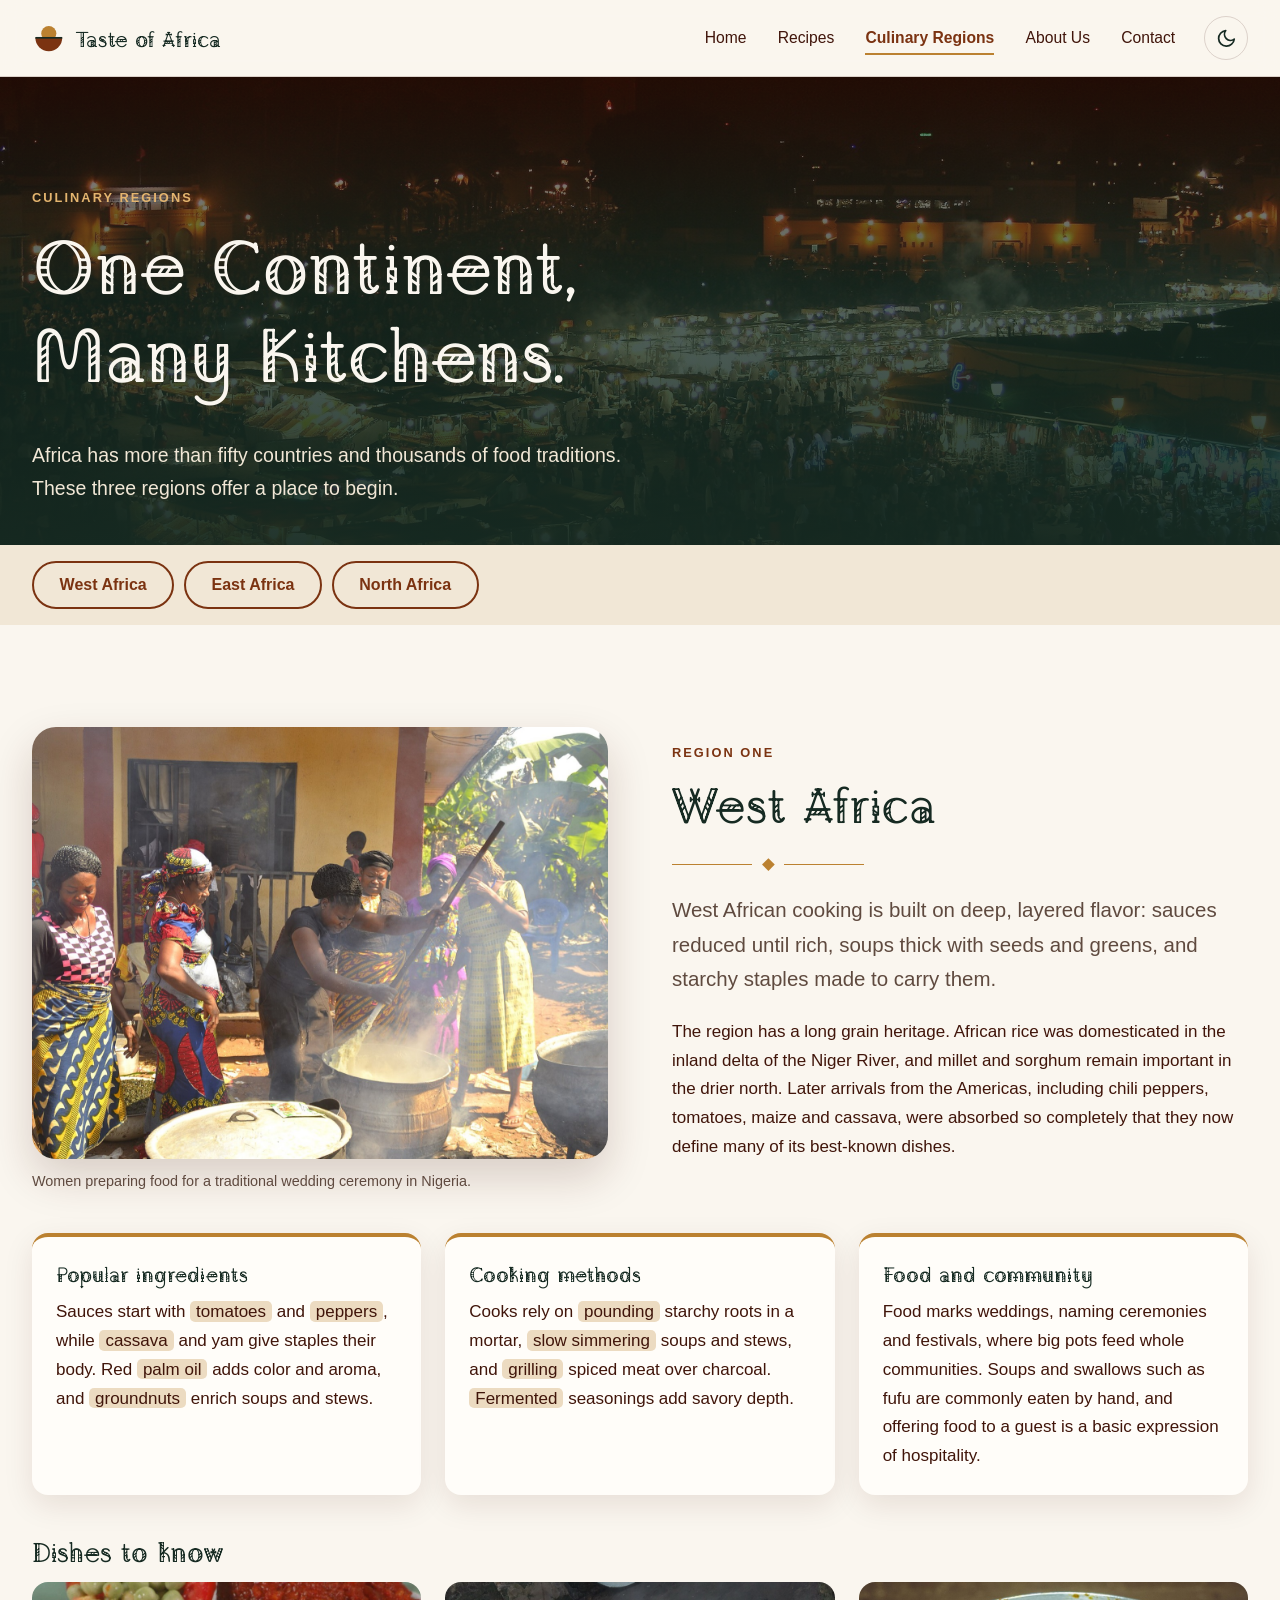
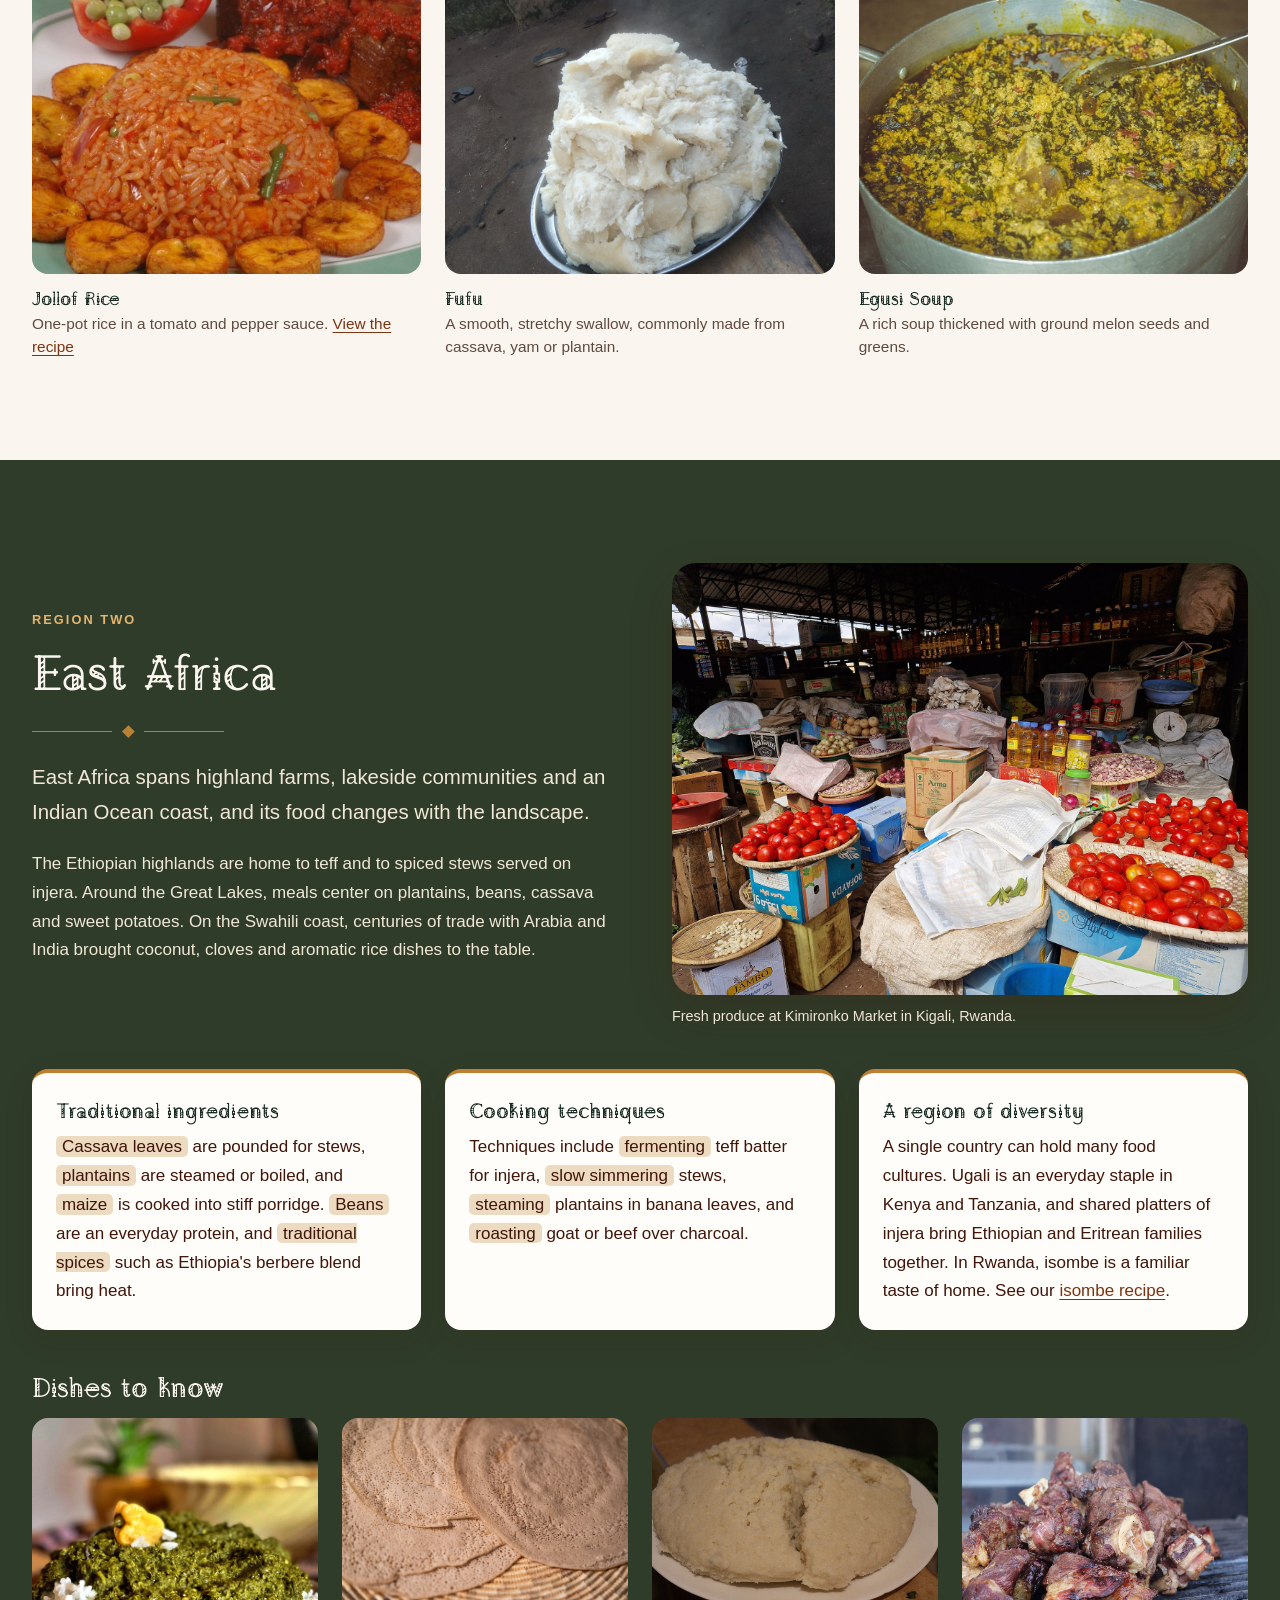
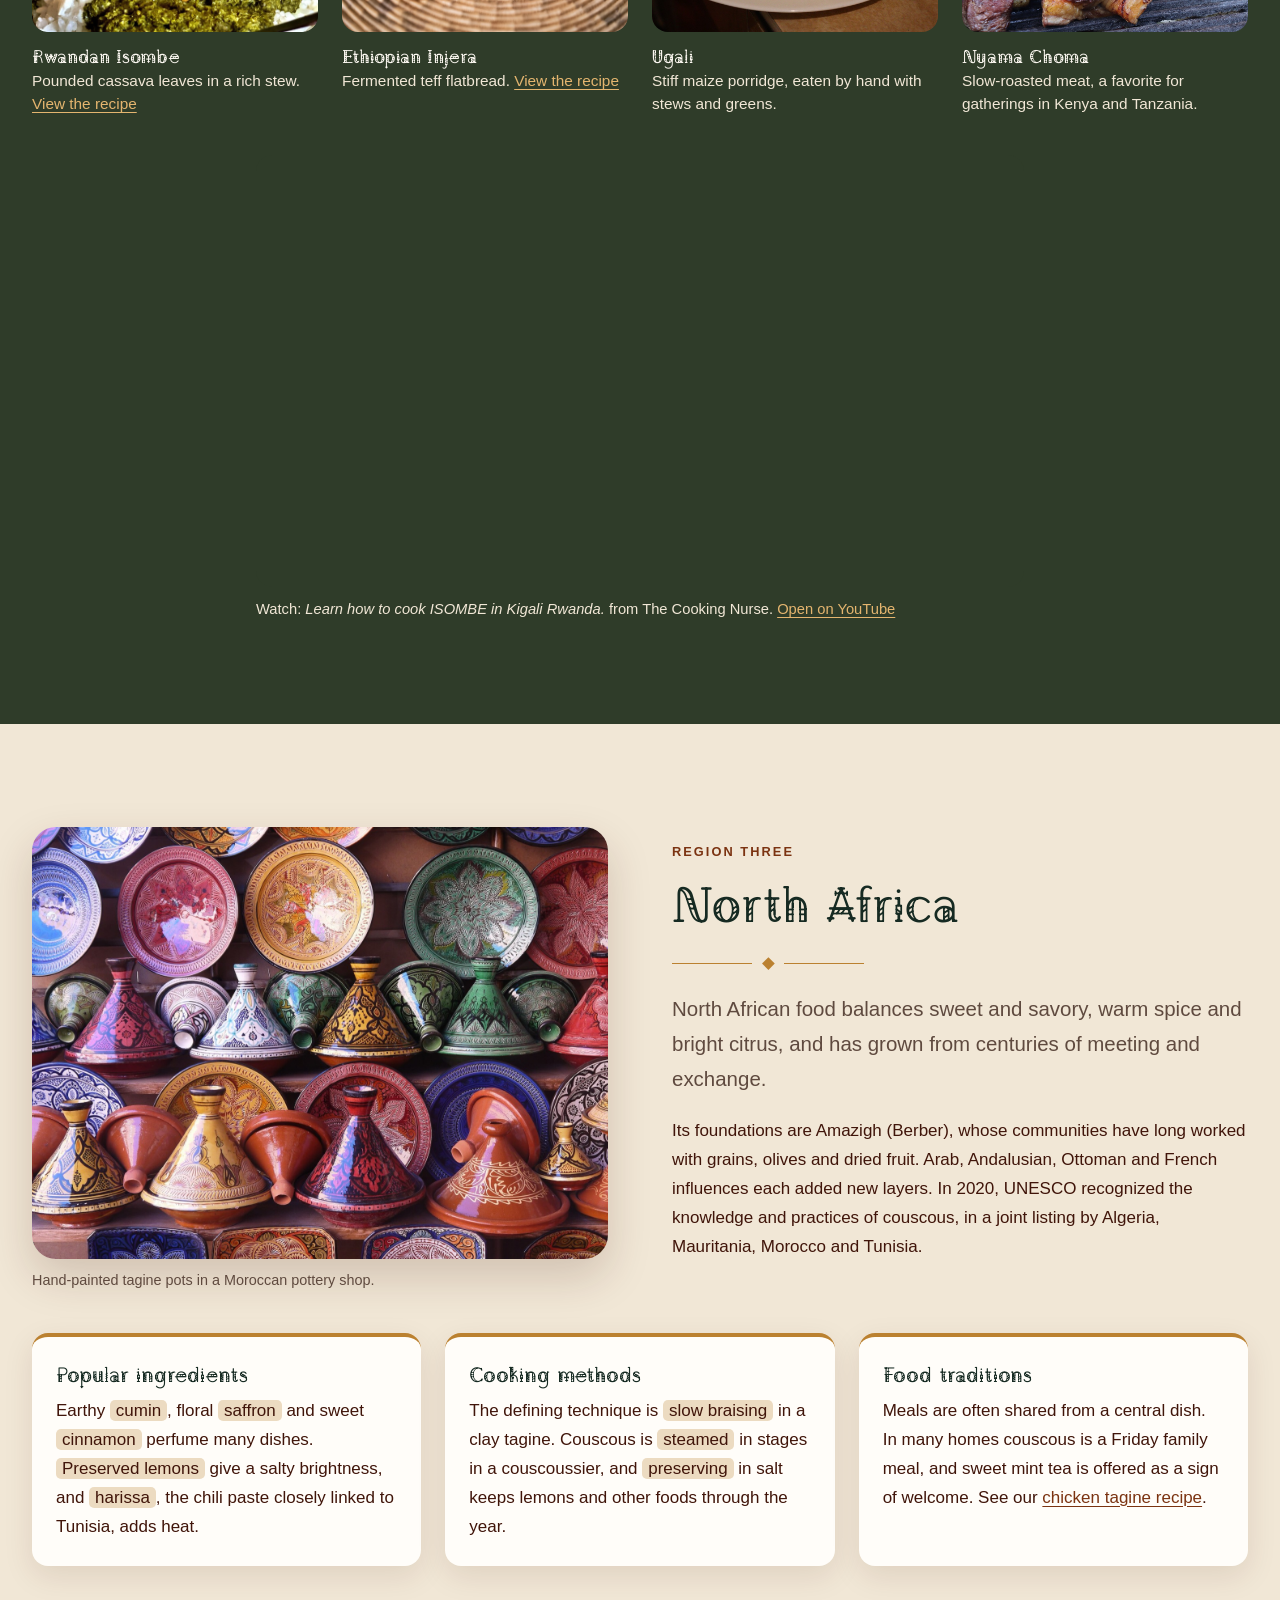
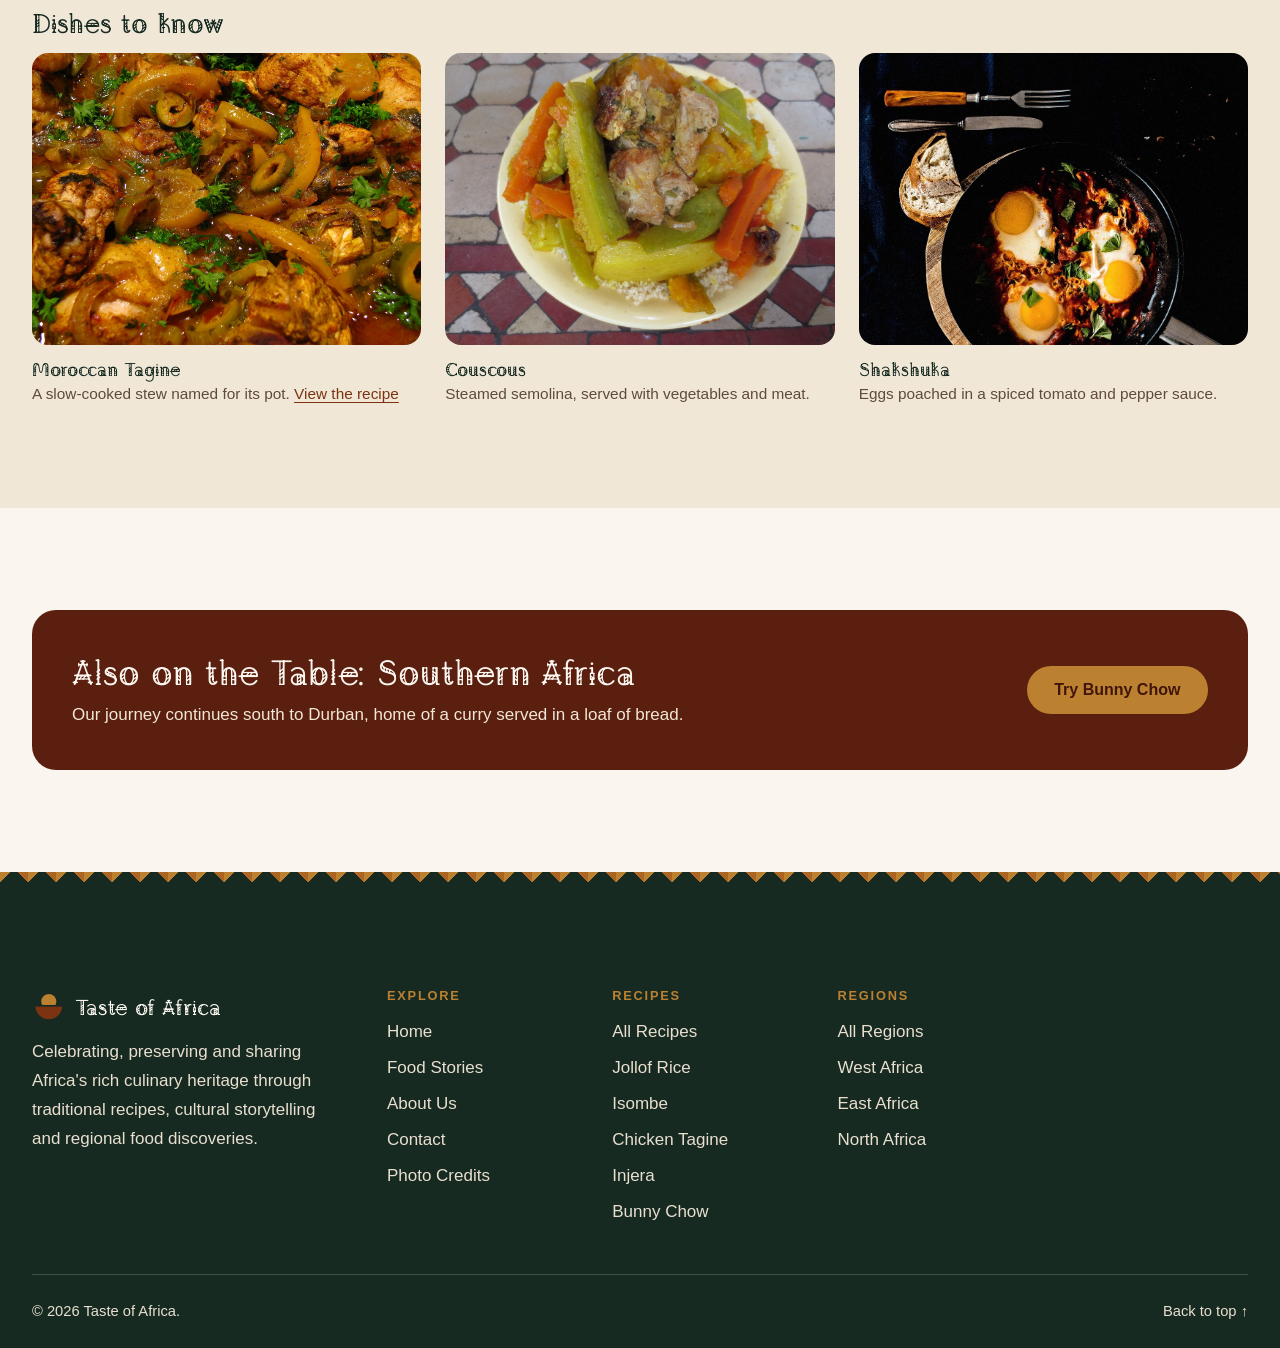
<file: regions.html>
<!DOCTYPE html>
<html lang="en" data-theme="light">
<head>
  <meta charset="UTF-8">
  <meta name="viewport" content="width=device-width, initial-scale=1">
  <title>African Culinary Regions | Taste of Africa</title>
  <meta name="description" content="Discover the food traditions, ingredients and cooking techniques of West, East and North Africa, with example dishes and recipes.">
  <meta name="theme-color" content="#162A22">
  <link rel="icon" href="images/favicon.svg" type="image/svg+xml">
  <link rel="preconnect" href="https://fonts.googleapis.com">
  <link rel="preconnect" href="https://fonts.gstatic.com" crossorigin>
  <link href="https://fonts.googleapis.com/css2?family=Agu+Display&display=swap" rel="stylesheet">
  <link rel="stylesheet" href="css/styles.css">
  <script src="js/script.js" defer></script>
</head>
<body id="top">
  <a class="skip-link" href="#main">Skip to main content</a>

  <!-- Site header: the same on every page -->
  <header class="site-header">
    <div class="container site-header__inner">
      <a class="brand" href="index.html" aria-label="Taste of Africa home">
        <svg class="brand__mark" viewBox="0 0 40 40" aria-hidden="true" focusable="false"><circle cx="20" cy="15" r="9" fill="#BB8130"/><path d="M4 20h32a16 16 0 0 1-32 0Z" fill="#7B3311"/><path d="M4 20h32" stroke="#162A22" stroke-width="2"/></svg>
        <span>Taste of Africa</span>
      </a>

      <nav class="site-nav" id="site-nav" aria-label="Main navigation">
        <ul class="site-nav__list">
          <li><a class="site-nav__link" href="index.html">Home</a></li>
          <li><a class="site-nav__link" href="recipes.html">Recipes</a></li>
          <li><a class="site-nav__link" href="regions.html" aria-current="page">Culinary Regions</a></li>
          <li><a class="site-nav__link" href="about.html">About Us</a></li>
          <li><a class="site-nav__link" href="contact.html">Contact</a></li>
        </ul>
      </nav>

      <button class="icon-btn" id="theme-toggle" type="button" aria-label="Switch to dark mode">
        <svg class="theme-icon--moon" viewBox="0 0 24 24" fill="none" stroke="currentColor" stroke-width="2" stroke-linecap="round" stroke-linejoin="round" aria-hidden="true" focusable="false"><path d="M21 12.8A9 9 0 1 1 11.2 3a7 7 0 0 0 9.8 9.8Z"/></svg>
        <svg class="theme-icon--sun" viewBox="0 0 24 24" fill="none" stroke="currentColor" stroke-width="2" stroke-linecap="round" aria-hidden="true" focusable="false"><circle cx="12" cy="12" r="4.5"/><path d="M12 2v2M12 20v2M2 12h2M20 12h2M4.9 4.9l1.4 1.4M17.7 17.7l1.4 1.4M4.9 19.1l1.4-1.4M17.7 6.3l1.4-1.4"/></svg>
      </button>

      <button class="icon-btn menu-toggle" id="menu-toggle" type="button" aria-label="Open menu" aria-expanded="false" aria-controls="site-nav">
        <span class="menu-toggle__bars" aria-hidden="true"></span>
      </button>
    </div>
  </header>

  <main id="main">
    <section class="page-hero" aria-labelledby="page-title">
      <img src="images/page-regions-marrakesh.jpg" alt="Jemaa el-Fnaa square in Marrakesh at night, crowded with glowing food stalls" width="1800" height="1200" class="page-hero__image" fetchpriority="high">
      <div class="container page-hero__content">
        <p class="eyebrow">Culinary regions</p>
        <h1 id="page-title">One Continent, Many Kitchens.</h1>
        <p>Africa has more than fifty countries and thousands of food traditions. These three regions offer a place to begin.</p>
      </div>
    </section>

    <nav class="region-jump-bar" aria-label="Jump to a region">
      <ul class="container region-jump">
        <li><a class="btn btn--outline" href="#west-africa">West Africa</a></li>
        <li><a class="btn btn--outline" href="#east-africa">East Africa</a></li>
        <li><a class="btn btn--outline" href="#north-africa">North Africa</a></li>
      </ul>
    </nav>

    <!-- West Africa -->
    <section class="section" id="west-africa" aria-labelledby="west-title">
      <div class="container">
        <div class="region-section__intro">
          <figure class="reveal">
            <img src="images/region-west-cooking.jpg" alt="Women in bright wrappers cooking in large pots over open fires for a traditional wedding in Nigeria" width="1600" height="1066" loading="lazy">
            <figcaption>Women preparing food for a traditional wedding ceremony in Nigeria.</figcaption>
          </figure>
          <div>
            <p class="eyebrow">Region one</p>
            <h2 id="west-title">West Africa</h2>
            <div class="ornament" aria-hidden="true"><span></span></div>
            <p class="lead">West African cooking is built on deep, layered flavor: sauces reduced until rich, soups thick with seeds and greens, and starchy staples made to carry them.</p>
            <p>The region has a long grain heritage. African rice was domesticated in the inland delta of the Niger River, and millet and sorghum remain important in the drier north. Later arrivals from the Americas, including chili peppers, tomatoes, maize and cassava, were absorbed so completely that they now define many of its best-known dishes.</p>
          </div>
        </div>
        <div class="region-details">
          <div class="region-details__item reveal">
            <h3>Popular ingredients</h3>
            <p>Sauces start with <mark>tomatoes</mark> and <mark>peppers</mark>, while <mark>cassava</mark> and yam give staples their body. Red <mark>palm oil</mark> adds color and aroma, and <mark>groundnuts</mark> enrich soups and stews.</p>
          </div>
          <div class="region-details__item reveal">
            <h3>Cooking methods</h3>
            <p>Cooks rely on <mark>pounding</mark> starchy roots in a mortar, <mark>slow simmering</mark> soups and stews, and <mark>grilling</mark> spiced meat over charcoal. <mark>Fermented</mark> seasonings add savory depth.</p>
          </div>
          <div class="region-details__item reveal">
            <h3>Food and community</h3>
            <p>Food marks weddings, naming ceremonies and festivals, where big pots feed whole communities. Soups and swallows such as fufu are commonly eaten by hand, and offering food to a guest is a basic expression of hospitality.</p>
          </div>
        </div>
        <h3 class="region-dishes-title">Dishes to know</h3>
        <div class="region-dishes">
            <figure class="region-dish reveal">
              <img src="images/jollof-rice.jpg" alt="Orange-red jollof rice with fried plantain" width="1024" height="681" loading="lazy">
              <figcaption><strong>Jollof Rice</strong>One-pot rice in a tomato and pepper sauce. <a href="recipes.html#jollof-rice">View the recipe</a></figcaption>
            </figure>
            <figure class="region-dish reveal">
              <img src="images/fufu.jpg" alt="A soft white mound of freshly cooked fufu on a plate" width="1000" height="1333" loading="lazy">
              <figcaption><strong>Fufu</strong>A smooth, stretchy swallow, commonly made from cassava, yam or plantain.</figcaption>
            </figure>
            <figure class="region-dish reveal">
              <img src="images/egusi-soup.jpg" alt="A large pot of golden egusi soup with leafy greens" width="1200" height="705" loading="lazy">
              <figcaption><strong>Egusi Soup</strong>A rich soup thickened with ground melon seeds and greens.</figcaption>
            </figure>
        </div>
      </div>
    </section>

    <!-- East Africa -->
    <section class="section region-section--dark region-section--flip" id="east-africa" aria-labelledby="east-title">
      <div class="container">
        <div class="region-section__intro">
          <figure class="reveal">
            <img src="images/region-east-market.jpg" alt="Tomatoes and fresh produce piled high at Kimironko Market in Kigali, Rwanda" width="1600" height="1200" loading="lazy">
            <figcaption>Fresh produce at Kimironko Market in Kigali, Rwanda.</figcaption>
          </figure>
          <div>
            <p class="eyebrow">Region two</p>
            <h2 id="east-title">East Africa</h2>
            <div class="ornament" aria-hidden="true"><span></span></div>
            <p class="lead">East Africa spans highland farms, lakeside communities and an Indian Ocean coast, and its food changes with the landscape.</p>
            <p>The Ethiopian highlands are home to teff and to spiced stews served on injera. Around the Great Lakes, meals center on plantains, beans, cassava and sweet potatoes. On the Swahili coast, centuries of trade with Arabia and India brought coconut, cloves and aromatic rice dishes to the table.</p>
          </div>
        </div>
        <div class="region-details">
          <div class="region-details__item reveal">
            <h3>Traditional ingredients</h3>
            <p><mark>Cassava leaves</mark> are pounded for stews, <mark>plantains</mark> are steamed or boiled, and <mark>maize</mark> is cooked into stiff porridge. <mark>Beans</mark> are an everyday protein, and <mark>traditional spices</mark> such as Ethiopia's berbere blend bring heat.</p>
          </div>
          <div class="region-details__item reveal">
            <h3>Cooking techniques</h3>
            <p>Techniques include <mark>fermenting</mark> teff batter for injera, <mark>slow simmering</mark> stews, <mark>steaming</mark> plantains in banana leaves, and <mark>roasting</mark> goat or beef over charcoal.</p>
          </div>
          <div class="region-details__item reveal">
            <h3>A region of diversity</h3>
            <p>A single country can hold many food cultures. Ugali is an everyday staple in Kenya and Tanzania, and shared platters of injera bring Ethiopian and Eritrean families together. In Rwanda, isombe is a familiar taste of home. See our <a href="recipes.html#isombe">isombe recipe</a>.</p>
          </div>
        </div>
        <h3 class="region-dishes-title">Dishes to know</h3>
        <div class="region-dishes region-dishes--four">
            <figure class="region-dish reveal">
              <img src="images/isombe.jpg" alt="Green isombe stew served with rice" width="1200" height="1600" loading="lazy">
              <figcaption><strong>Rwandan Isombe</strong>Pounded cassava leaves in a rich stew. <a href="recipes.html#isombe">View the recipe</a></figcaption>
            </figure>
            <figure class="region-dish reveal">
              <img src="images/injera.jpg" alt="Spongy round injera flatbreads on a woven basket" width="1400" height="934" loading="lazy">
              <figcaption><strong>Ethiopian Injera</strong>Fermented teff flatbread. <a href="recipes.html#injera">View the recipe</a></figcaption>
            </figure>
            <figure class="region-dish reveal">
              <img src="images/ugali.jpg" alt="A firm white round of ugali on a plate" width="1200" height="800" loading="lazy">
              <figcaption><strong>Ugali</strong>Stiff maize porridge, eaten by hand with stews and greens.</figcaption>
            </figure>
            <figure class="region-dish reveal">
              <img src="images/nyama-choma.jpg" alt="Pieces of charcoal-roasted meat piled on a grill" width="1200" height="800" loading="lazy">
              <figcaption><strong>Nyama Choma</strong>Slow-roasted meat, a favorite for gatherings in Kenya and Tanzania.</figcaption>
            </figure>
        </div>
        <figure class="region-video reveal">
          <div class="embed">
            <iframe width="1430" height="707" src="https://www.youtube.com/embed/eFt-j42yaRY" title="Learn with me how to cook ISOMBE in Kigali Rwanda." frameborder="0" allow="accelerometer; autoplay; clipboard-write; encrypted-media; gyroscope; picture-in-picture; web-share" referrerpolicy="strict-origin-when-cross-origin" allowfullscreen></iframe>
          </div>
          <figcaption>Watch: <cite>Learn how to cook ISOMBE in Kigali Rwanda.</cite> from The Cooking Nurse. <a href="https://www.youtube.com/embed/eFt-j42yaRY" target="_blank" rel="noopener noreferrer">Open on YouTube</a></figcaption>
        </figure>
      </div>
    </section>

    <!-- North Africa -->
    <section class="section section--alt" id="north-africa" aria-labelledby="north-title">
      <div class="container">
        <div class="region-section__intro">
          <figure class="reveal">
            <img src="images/region-north-tagines.jpg" alt="Colorful hand-painted ceramic tagine pots stacked in a pottery shop in Morocco" width="1600" height="1068" loading="lazy">
            <figcaption>Hand-painted tagine pots in a Moroccan pottery shop.</figcaption>
          </figure>
          <div>
            <p class="eyebrow">Region three</p>
            <h2 id="north-title">North Africa</h2>
            <div class="ornament" aria-hidden="true"><span></span></div>
            <p class="lead">North African food balances sweet and savory, warm spice and bright citrus, and has grown from centuries of meeting and exchange.</p>
            <p>Its foundations are Amazigh (Berber), whose communities have long worked with grains, olives and dried fruit. Arab, Andalusian, Ottoman and French influences each added new layers. In 2020, UNESCO recognized the knowledge and practices of couscous, in a joint listing by Algeria, Mauritania, Morocco and Tunisia.</p>
          </div>
        </div>
        <div class="region-details">
          <div class="region-details__item reveal">
            <h3>Popular ingredients</h3>
            <p>Earthy <mark>cumin</mark>, floral <mark>saffron</mark> and sweet <mark>cinnamon</mark> perfume many dishes. <mark>Preserved lemons</mark> give a salty brightness, and <mark>harissa</mark>, the chili paste closely linked to Tunisia, adds heat.</p>
          </div>
          <div class="region-details__item reveal">
            <h3>Cooking methods</h3>
            <p>The defining technique is <mark>slow braising</mark> in a clay tagine. Couscous is <mark>steamed</mark> in stages in a couscoussier, and <mark>preserving</mark> in salt keeps lemons and other foods through the year.</p>
          </div>
          <div class="region-details__item reveal">
            <h3>Food traditions</h3>
            <p>Meals are often shared from a central dish. In many homes couscous is a Friday family meal, and sweet mint tea is offered as a sign of welcome. See our <a href="recipes.html#chicken-tagine">chicken tagine recipe</a>.</p>
          </div>
        </div>
        <h3 class="region-dishes-title">Dishes to know</h3>
        <div class="region-dishes">
            <figure class="region-dish reveal">
              <img src="images/chicken-tagine.jpg" alt="Chicken tagine with preserved lemon and green olives" width="1400" height="1050" loading="lazy">
              <figcaption><strong>Moroccan Tagine</strong>A slow-cooked stew named for its pot. <a href="recipes.html#chicken-tagine">View the recipe</a></figcaption>
            </figure>
            <figure class="region-dish reveal">
              <img src="images/couscous.jpg" alt="A plate of couscous topped with chicken, carrots and squash" width="1200" height="900" loading="lazy">
              <figcaption><strong>Couscous</strong>Steamed semolina, served with vegetables and meat.</figcaption>
            </figure>
            <figure class="region-dish reveal">
              <img src="images/shakshuka.jpg" alt="Eggs poached in spiced tomato sauce in a black pan" width="1200" height="797" loading="lazy">
              <figcaption><strong>Shakshuka</strong>Eggs poached in a spiced tomato and pepper sauce.</figcaption>
            </figure>
        </div>
      </div>
    </section>

    <!-- Southern Africa pointer, so the fourth recipe region has a home here -->
    <section class="section" aria-labelledby="south-title">
      <div class="container">
        <div class="callout reveal">
          <div>
            <h2 id="south-title">Also on the Table: Southern Africa</h2>
            <p>Our journey continues south to Durban, home of a curry served in a loaf of bread.</p>
          </div>
          <a class="btn btn--primary" href="recipes.html#bunny-chow">Try Bunny Chow</a>
        </div>
      </div>
    </section>
  </main>

  <!-- Site footer: the same on every page -->
  <div class="pattern-band" aria-hidden="true"></div>
  <footer class="site-footer">
    <div class="container site-footer__grid">
      <div class="site-footer__about">
        <a class="brand" href="index.html" aria-label="Taste of Africa home">
          <svg class="brand__mark" viewBox="0 0 40 40" aria-hidden="true" focusable="false"><circle cx="20" cy="15" r="9" fill="#BB8130"/><path d="M4 20h32a16 16 0 0 1-32 0Z" fill="#7B3311"/><path d="M4 20h32" stroke="#162A22" stroke-width="2"/></svg>
          <span>Taste of Africa</span>
        </a>
        <p>Celebrating, preserving and sharing Africa's rich culinary heritage through traditional recipes, cultural storytelling and regional food discoveries.</p>
      </div>

      <nav aria-label="Quick links">
        <h2>Explore</h2>
        <ul>
          <li><a href="index.html">Home</a></li>
          <li><a href="stories.html">Food Stories</a></li>
          <li><a href="about.html">About Us</a></li>
          <li><a href="contact.html">Contact</a></li>
          <li><a href="about.html#photo-credits">Photo Credits</a></li>
        </ul>
      </nav>

      <nav aria-label="Recipes">
        <h2>Recipes</h2>
        <ul>
          <li><a href="recipes.html">All Recipes</a></li>
          <li><a href="recipes.html#jollof-rice">Jollof Rice</a></li>
          <li><a href="recipes.html#isombe">Isombe</a></li>
          <li><a href="recipes.html#chicken-tagine">Chicken Tagine</a></li>
          <li><a href="recipes.html#injera">Injera</a></li>
          <li><a href="recipes.html#bunny-chow">Bunny Chow</a></li>
        </ul>
      </nav>

      <nav aria-label="Culinary regions">
        <h2>Regions</h2>
        <ul>
          <li><a href="regions.html">All Regions</a></li>
          <li><a href="regions.html#west-africa">West Africa</a></li>
          <li><a href="regions.html#east-africa">East Africa</a></li>
          <li><a href="regions.html#north-africa">North Africa</a></li>
        </ul>
      </nav>

    
    </div>

    <div class="container site-footer__bottom">
      <p>&copy; 2026 Taste of Africa.</p>
      <a href="#top">Back to top &uarr;</a>
    </div>
  </footer>
</body>
</html>
</file>
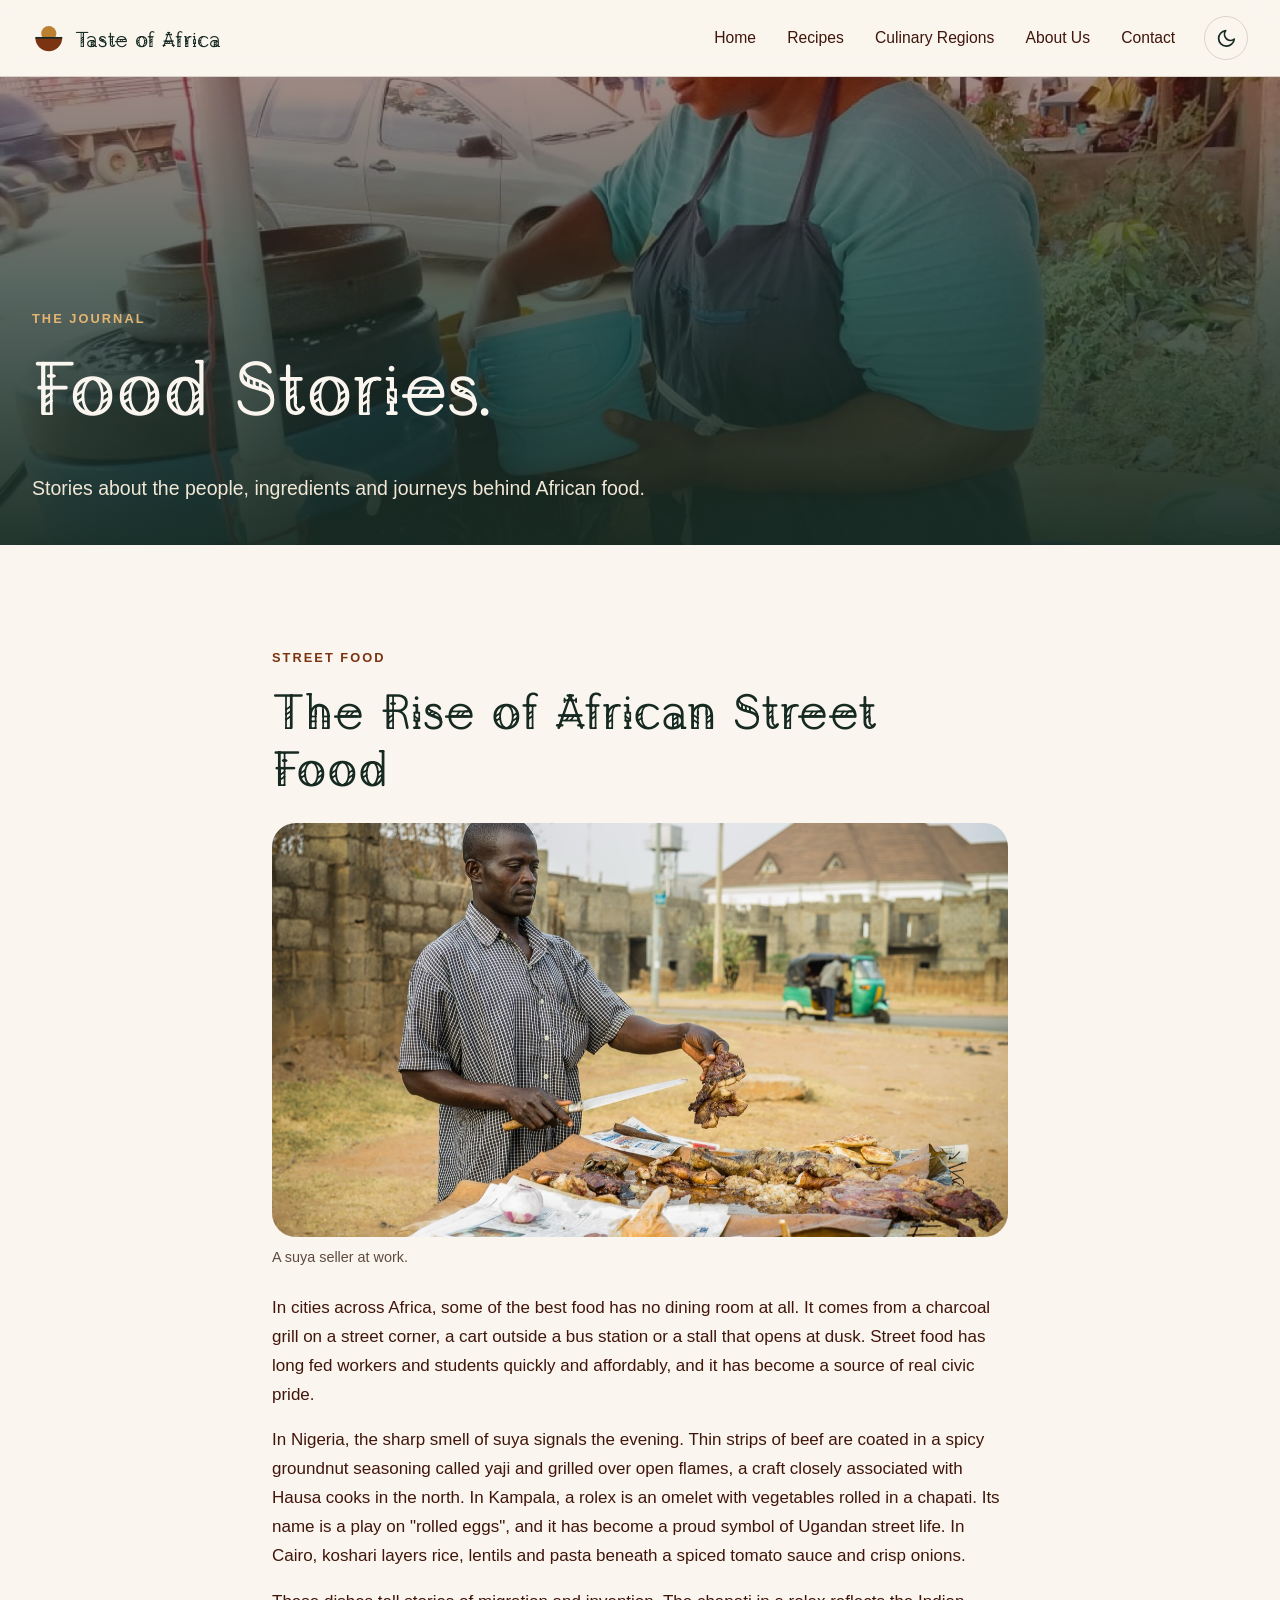
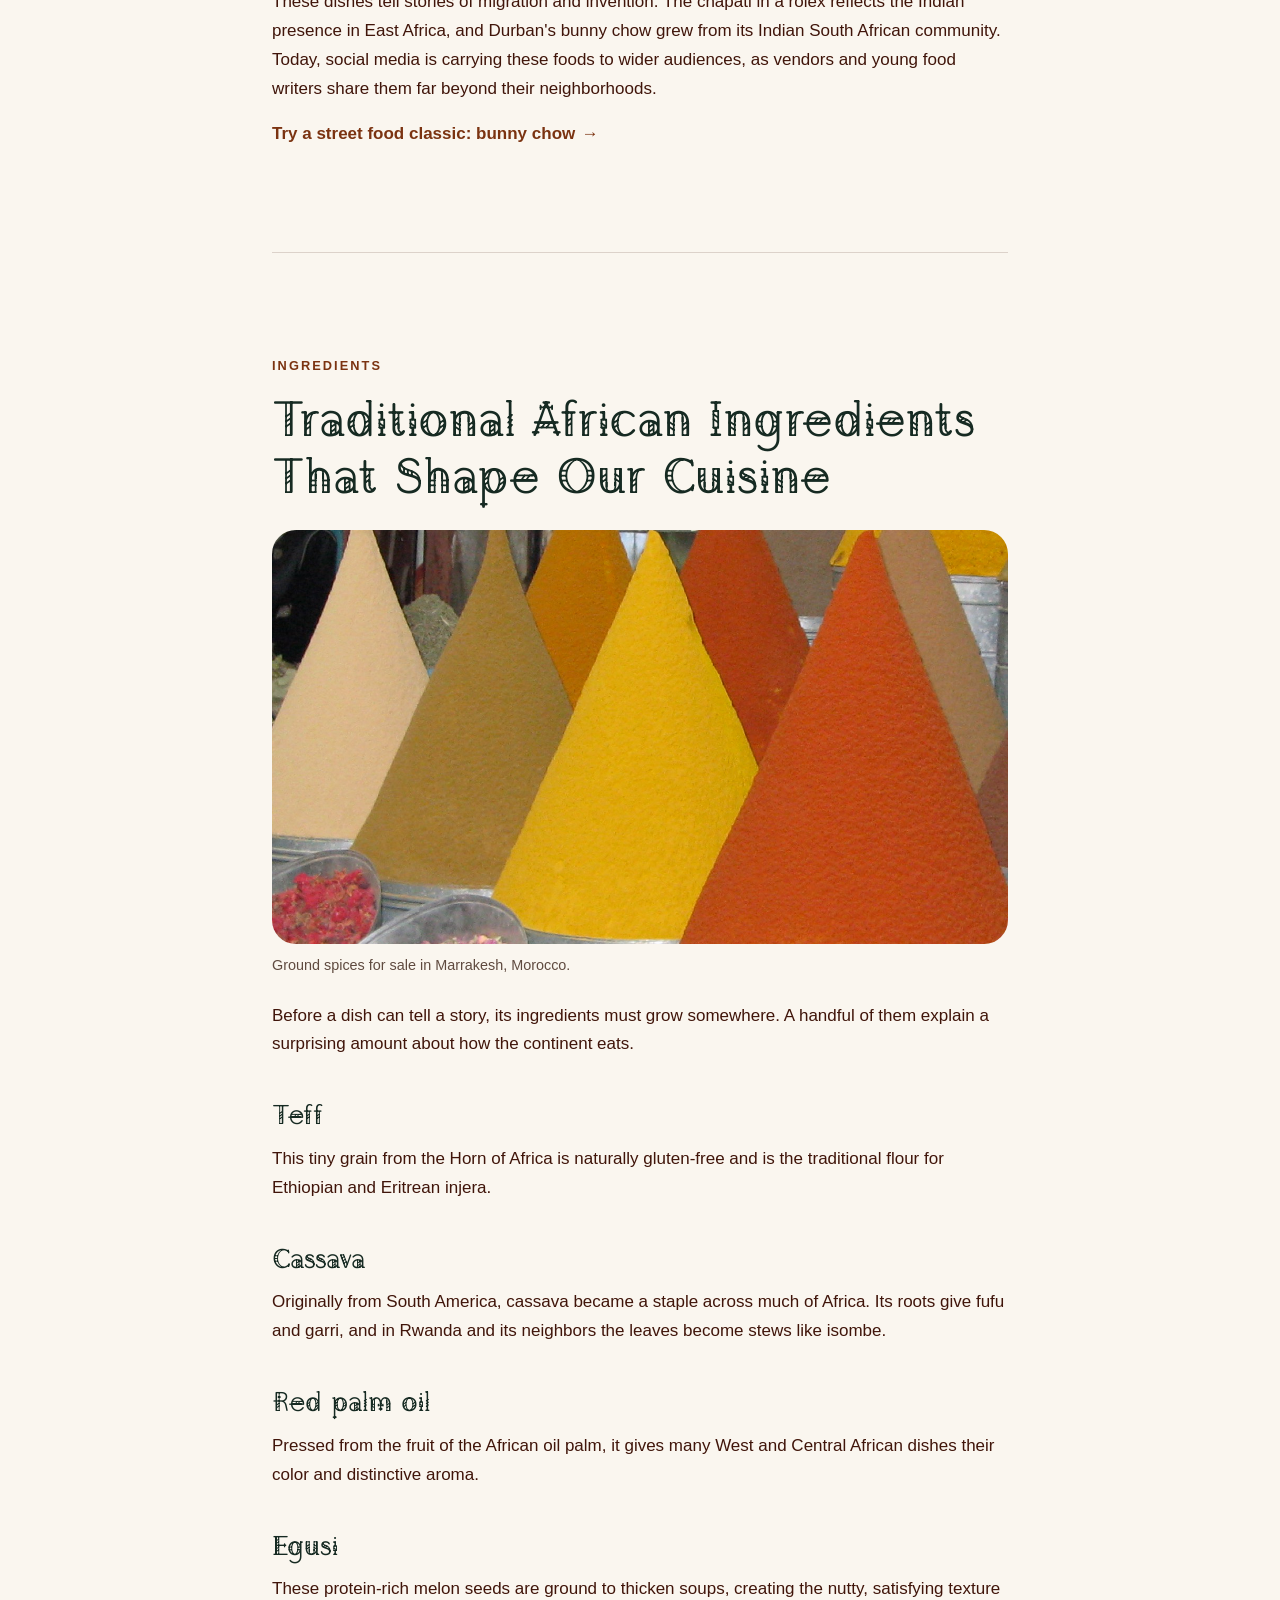
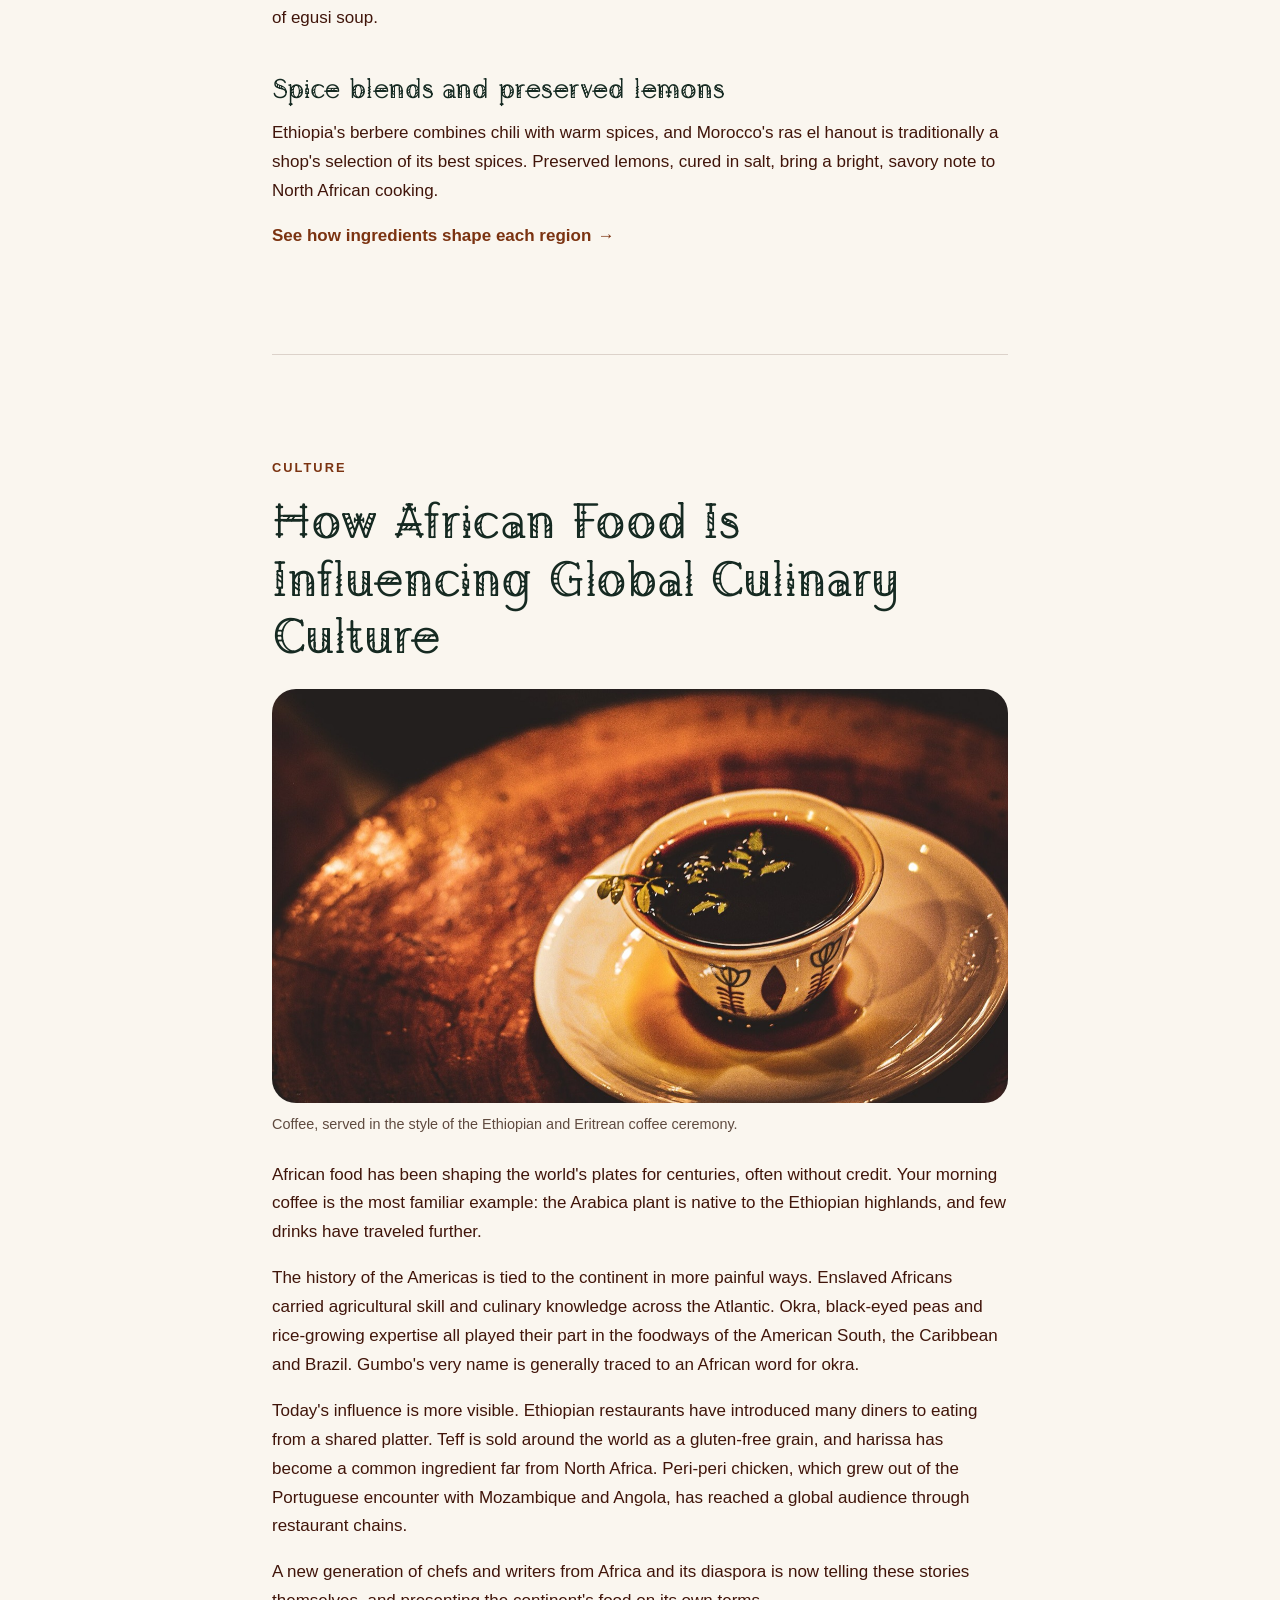
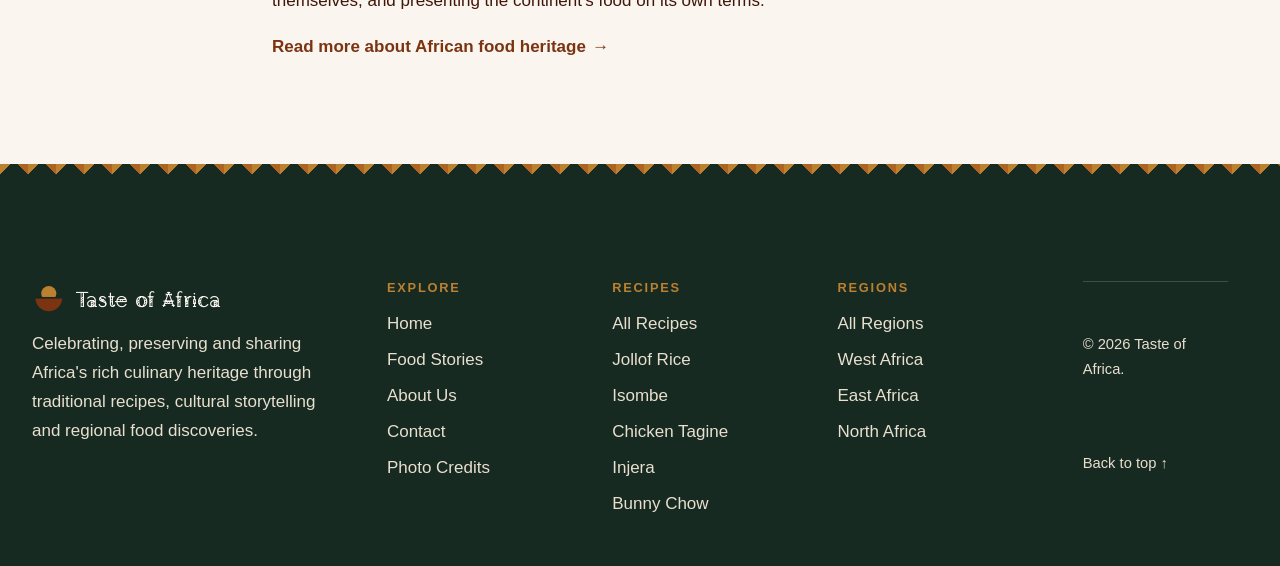
<file: stories.html>
<!DOCTYPE html>
<html lang="en" data-theme="light">
<head>
  <meta charset="UTF-8">
  <meta name="viewport" content="width=device-width, initial-scale=1">
  <title>Food Stories | Taste of Africa</title>
  <meta name="description" content="Read about African street food, the traditional ingredients behind the continent's cuisines, and African food's influence around the world.">
  <meta name="theme-color" content="#162A22">
  <link rel="icon" href="images/favicon.svg" type="image/svg+xml">
  <link rel="preconnect" href="https://fonts.googleapis.com">
  <link rel="preconnect" href="https://fonts.gstatic.com" crossorigin>
 <link href="https://fonts.googleapis.com/css2?family=Agu+Display&display=swap" rel="stylesheet">
  <link rel="stylesheet" href="css/styles.css">
  <script src="js/script.js" defer></script>
</head>
<body id="top">
  <a class="skip-link" href="#main">Skip to main content</a>

  <!-- Site header: the same on every page -->
  <header class="site-header">
    <div class="container site-header__inner">
      <a class="brand" href="index.html" aria-label="Taste of Africa home">
        <svg class="brand__mark" viewBox="0 0 40 40" aria-hidden="true" focusable="false"><circle cx="20" cy="15" r="9" fill="#BB8130"/><path d="M4 20h32a16 16 0 0 1-32 0Z" fill="#7B3311"/><path d="M4 20h32" stroke="#162A22" stroke-width="2"/></svg>
        <span>Taste of Africa</span>
      </a>

      <nav class="site-nav" id="site-nav" aria-label="Main navigation">
        <ul class="site-nav__list">
          <li><a class="site-nav__link" href="index.html">Home</a></li>
          <li><a class="site-nav__link" href="recipes.html">Recipes</a></li>
          <li><a class="site-nav__link" href="regions.html">Culinary Regions</a></li>
          <li><a class="site-nav__link" href="about.html">About Us</a></li>
          <li><a class="site-nav__link" href="contact.html">Contact</a></li>
        </ul>
      </nav>

      <button class="icon-btn" id="theme-toggle" type="button" aria-label="Switch to dark mode">
        <svg class="theme-icon--moon" viewBox="0 0 24 24" fill="none" stroke="currentColor" stroke-width="2" stroke-linecap="round" stroke-linejoin="round" aria-hidden="true" focusable="false"><path d="M21 12.8A9 9 0 1 1 11.2 3a7 7 0 0 0 9.8 9.8Z"/></svg>
        <svg class="theme-icon--sun" viewBox="0 0 24 24" fill="none" stroke="currentColor" stroke-width="2" stroke-linecap="round" aria-hidden="true" focusable="false"><circle cx="12" cy="12" r="4.5"/><path d="M12 2v2M12 20v2M2 12h2M20 12h2M4.9 4.9l1.4 1.4M17.7 17.7l1.4 1.4M4.9 19.1l1.4-1.4M17.7 6.3l1.4-1.4"/></svg>
      </button>

      <button class="icon-btn menu-toggle" id="menu-toggle" type="button" aria-label="Open menu" aria-expanded="false" aria-controls="site-nav">
        <span class="menu-toggle__bars" aria-hidden="true"></span>
      </button>
    </div>
  </header>

  <main id="main">
    <section class="page-hero" aria-labelledby="page-title">
      <img src="images/page-stories-vendor.jpg" alt="A street food vendor in Nigeria serving food from insulated coolers beneath an umbrella" width="1600" height="1200" class="page-hero__image" fetchpriority="high">
      <div class="container page-hero__content">
        <p class="eyebrow">The journal</p>
        <h1 id="page-title">Food Stories.</h1>
        <p>Stories about the people, ingredients and journeys behind African food.</p>
      </div>
    </section>

    <div class="container--narrow">
      <article class="article" id="street-food" aria-labelledby="street-title">
        <p class="eyebrow">Street Food</p>
        <h2 id="street-title">The Rise of African Street Food</h2>
        <figure>
          <img src="images/story-suya-seller.jpg" alt="A suya seller slicing grilled meat at a roadside stall" width="1400" height="933" loading="lazy">
          <figcaption>A suya seller at work.</figcaption>
        </figure>
        <p>In cities across Africa, some of the best food has no dining room at all. It comes from a charcoal grill on a street corner, a cart outside a bus station or a stall that opens at dusk. Street food has long fed workers and students quickly and affordably, and it has become a source of real civic pride.</p>
        <p>In Nigeria, the sharp smell of suya signals the evening. Thin strips of beef are coated in a spicy groundnut seasoning called yaji and grilled over open flames, a craft closely associated with Hausa cooks in the north. In Kampala, a rolex is an omelet with vegetables rolled in a chapati. Its name is a play on "rolled eggs", and it has become a proud symbol of Ugandan street life. In Cairo, koshari layers rice, lentils and pasta beneath a spiced tomato sauce and crisp onions.</p>
        <p>These dishes tell stories of migration and invention. The chapati in a rolex reflects the Indian presence in East Africa, and Durban's bunny chow grew from its Indian South African community. Today, social media is carrying these foods to wider audiences, as vendors and young food writers share them far beyond their neighborhoods.</p>
        <a class="link-arrow" href="recipes.html#bunny-chow">Try a street food classic: bunny chow</a>
      </article>

      <article class="article" id="ingredients" aria-labelledby="ingredients-title">
        <p class="eyebrow">Ingredients</p>
        <h2 id="ingredients-title">Traditional African Ingredients That Shape Our Cuisine</h2>
        <figure>
          <img src="images/story-spice-market.jpg" alt="Tall cones of yellow, orange and ochre ground spices at a market in Marrakesh" width="1400" height="1049" loading="lazy">
          <figcaption>Ground spices for sale in Marrakesh, Morocco.</figcaption>
        </figure>
        <p>Before a dish can tell a story, its ingredients must grow somewhere. A handful of them explain a surprising amount about how the continent eats.</p>
        <h3>Teff</h3>
        <p>This tiny grain from the Horn of Africa is naturally gluten-free and is the traditional flour for Ethiopian and Eritrean injera.</p>
        <h3>Cassava</h3>
        <p>Originally from South America, cassava became a staple across much of Africa. Its roots give fufu and garri, and in Rwanda and its neighbors the leaves become stews like isombe.</p>
        <h3>Red palm oil</h3>
        <p>Pressed from the fruit of the African oil palm, it gives many West and Central African dishes their color and distinctive aroma.</p>
        <h3>Egusi</h3>
        <p>These protein-rich melon seeds are ground to thicken soups, creating the nutty, satisfying texture of egusi soup.</p>
        <h3>Spice blends and preserved lemons</h3>
        <p>Ethiopia's berbere combines chili with warm spices, and Morocco's ras el hanout is traditionally a shop's selection of its best spices. Preserved lemons, cured in salt, bring a bright, savory note to North African cooking.</p>
        <a class="link-arrow" href="regions.html">See how ingredients shape each region</a>
      </article>

      <article class="article" id="global-influence" aria-labelledby="global-title">
        <p class="eyebrow">Culture</p>
        <h2 id="global-title">How African Food Is Influencing Global Culinary Culture</h2>
        <figure>
          <img src="images/story-coffee.jpg" alt="A small cup of Ethiopian coffee with rue leaves on a saucer" width="1400" height="933" loading="lazy">
          <figcaption>Coffee, served in the style of the Ethiopian and Eritrean coffee ceremony.</figcaption>
        </figure>
        <p>African food has been shaping the world's plates for centuries, often without credit. Your morning coffee is the most familiar example: the Arabica plant is native to the Ethiopian highlands, and few drinks have traveled further.</p>
        <p>The history of the Americas is tied to the continent in more painful ways. Enslaved Africans carried agricultural skill and culinary knowledge across the Atlantic. Okra, black-eyed peas and rice-growing expertise all played their part in the foodways of the American South, the Caribbean and Brazil. Gumbo's very name is generally traced to an African word for okra.</p>
        <p>Today's influence is more visible. Ethiopian restaurants have introduced many diners to eating from a shared platter. Teff is sold around the world as a gluten-free grain, and harissa has become a common ingredient far from North Africa. Peri-peri chicken, which grew out of the Portuguese encounter with Mozambique and Angola, has reached a global audience through restaurant chains.</p>
        <p>A new generation of chefs and writers from Africa and its diaspora is now telling these stories themselves, and presenting the continent's food on its own terms.</p>
        <a class="link-arrow" href="about.html">Read more about African food heritage</a>
      </article>
    </div>
  </main>

  <!-- Site footer: the same on every page -->
  <div class="pattern-band" aria-hidden="true"></div>
  <footer class="site-footer">
    <div class="container site-footer__grid">
      <div class="site-footer__about">
        <a class="brand" href="index.html" aria-label="Taste of Africa home">
          <svg class="brand__mark" viewBox="0 0 40 40" aria-hidden="true" focusable="false"><circle cx="20" cy="15" r="9" fill="#BB8130"/><path d="M4 20h32a16 16 0 0 1-32 0Z" fill="#7B3311"/><path d="M4 20h32" stroke="#162A22" stroke-width="2"/></svg>
          <span>Taste of Africa</span>
        </a>
        <p>Celebrating, preserving and sharing Africa's rich culinary heritage through traditional recipes, cultural storytelling and regional food discoveries.</p>
      </div>

      <nav aria-label="Quick links">
        <h2>Explore</h2>
        <ul>
          <li><a href="index.html">Home</a></li>
          <li><a href="stories.html">Food Stories</a></li>
          <li><a href="about.html">About Us</a></li>
          <li><a href="contact.html">Contact</a></li>
          <li><a href="about.html#photo-credits">Photo Credits</a></li>
        </ul>
      </nav>

      <nav aria-label="Recipes">
        <h2>Recipes</h2>
        <ul>
          <li><a href="recipes.html">All Recipes</a></li>
          <li><a href="recipes.html#jollof-rice">Jollof Rice</a></li>
          <li><a href="recipes.html#isombe">Isombe</a></li>
          <li><a href="recipes.html#chicken-tagine">Chicken Tagine</a></li>
          <li><a href="recipes.html#injera">Injera</a></li>
          <li><a href="recipes.html#bunny-chow">Bunny Chow</a></li>
        </ul>
      </nav>

      <nav aria-label="Culinary regions">
        <h2>Regions</h2>
        <ul>
          <li><a href="regions.html">All Regions</a></li>
          <li><a href="regions.html#west-africa">West Africa</a></li>
          <li><a href="regions.html#east-africa">East Africa</a></li>
          <li><a href="regions.html#north-africa">North Africa</a></li>
        </ul>
      </nav>

    

    <div class="container site-footer__bottom">
      <p>&copy; 2026 Taste of Africa.</p>
      <a href="#top">Back to top &uarr;</a>
    </div>
  </footer>
</body>
</html>
</file>
<file: css/styles.css>
:root {
  /* Official brand palette */
  --dark-cocoa: #40150a;
  --deep-mahogany: #5b1f0f;
  --burnt-umber: #7b3311;
  --earthy-orange: #934c1a;
  --terracotta-brown: #ab6422;
  --golden-ochre: #bb8130;
  --olive-gold: #756a34;
  --moss-green: #474e30;
  --forest-olive: #2f3c29;
  --deep-forest: #162a22;
  --warm-cream: #faf6ef;

  /* Light tints of Warm Cream, used for layered light surfaces */
  --cream-soft: #fffdf9;
  --cream-deep: #f1e7d6;

  /* Theme variables: LIGHT theme values */
  --color-bg: var(--warm-cream);
  --color-bg-alt: var(--cream-deep);
  --color-surface: var(--cream-soft);
  --color-surface-alt: var(--warm-cream);
  --color-heading: var(--deep-forest);
  --color-text: var(--dark-cocoa);
  --color-text-muted: #5f4a3f;
  --color-accent-text: var(--burnt-umber);
  --color-border: rgba(64, 21, 10, 0.16);
  --color-mark-bg: rgba(187, 129, 48, 0.28);
  --color-mark-text: var(--dark-cocoa);
  --color-error: var(--burnt-umber);
  --color-success: var(--moss-green);
  --color-header-bg: rgba(250, 246, 239, 0.94);
  --shadow-soft: 0 10px 30px rgba(64, 21, 10, 0.1);
  --shadow-lift: 0 18px 44px rgba(64, 21, 10, 0.18);

  /* Typography */
  --font-heading: "Agu Display", Georgia, "Times New Roman", serif;
  --font-body: "Montserrat", "Helvetica Neue", Arial, sans-serif;

  /* Spacing and shape */
  --space-xs: 0.5rem;
  --space-sm: 1rem;
  --space-md: 1.5rem;
  --space-lg: 2.5rem;
  --space-xl: clamp(3.5rem, 8vw, 6.5rem);
  --radius-sm: 0.5rem;
  --radius-md: 1rem;
  --radius-lg: 1.5rem;
  --radius-pill: 999px;
  --container: 76rem;
  --header-height: 4.75rem;
  --transition: 0.25s ease;
}

/* DARK theme: only the theme variables are reassigned */
:root[data-theme="dark"] {
  --color-bg: var(--deep-forest);
  --color-bg-alt: #1d3329;
  --color-surface: var(--dark-cocoa);
  --color-surface-alt: var(--deep-mahogany);
  --color-heading: var(--warm-cream);
  --color-text: var(--warm-cream);
  --color-text-muted: #dccfbd;
  --color-accent-text: #dba657;
  --color-border: rgba(250, 246, 239, 0.18);
  --color-mark-bg: rgba(187, 129, 48, 0.34);
  --color-mark-text: var(--warm-cream);
  --color-error: #f0b27a;
  --color-success: #cfd8a8;
  --color-header-bg: rgba(22, 42, 34, 0.94);
  --shadow-soft: 0 10px 30px rgba(0, 0, 0, 0.3);
  --shadow-lift: 0 18px 44px rgba(0, 0, 0, 0.42);
}

/* ==========================================================================
   2. RESET AND BASE ELEMENTS
   ========================================================================== */
*,
*::before,
*::after {
  box-sizing: border-box;
}

html {
  scroll-behavior: smooth;
  scroll-padding-top: calc(var(--header-height) + 1rem);
  -webkit-text-size-adjust: 100%;
}

body {
  margin: 0;
  min-height: 100vh;
  background-color: var(--color-bg);
  color: var(--color-text);
  font-family: var(--font-body);
  font-size: 1.0625rem;
  line-height: 1.7;
  overflow-x: hidden;
  transition: background-color var(--transition), color var(--transition);
}

h1,
h2,
h3,
h4 {
  margin: 0 0 0.6em;
  color: var(--color-heading);
  font-family: var(--font-heading);
  font-weight: 600;
  line-height: 1.15;
}

h1 {
  font-size: clamp(2.6rem, 6.5vw, 4.75rem);
}

h2 {
  font-size: clamp(2rem, 4.2vw, 3.1rem);
}

h3 {
  font-size: clamp(1.35rem, 2.4vw, 1.7rem);
}

p {
  margin: 0 0 1em;
}

img {
  display: block;
  max-width: 100%;
  height: auto;
}

figure {
  margin: 0;
}

ul,
ol {
  margin: 0;
  padding: 0;
}

a {
  color: var(--color-accent-text);
  text-underline-offset: 0.18em;
  transition: color var(--transition);
}

button,
input,
select,
textarea {
  font: inherit;
  color: inherit;
}

button {
  cursor: pointer;
}

mark {
  padding: 0.05em 0.35em;
  border-radius: 0.3em;
  background-color: var(--color-mark-bg);
  color: var(--color-mark-text);
  font-weight: 500;
}

/* A visible focus ring for keyboard users, on every interactive element */
:focus-visible {
  outline: 3px solid var(--golden-ochre);
  outline-offset: 3px;
  border-radius: 0.25rem;
}

/* ==========================================================================
   3. LAYOUT HELPERS AND ACCESSIBILITY UTILITIES
   ========================================================================== */
.container {
  width: min(100% - 2.5rem, var(--container));
  margin-inline: auto;
}

.container--narrow {
  width: min(100% - 2.5rem, 46rem);
  margin-inline: auto;
}

.section {
  padding-block: var(--space-xl);
}

.section--alt {
  background-color: var(--color-bg-alt);
}

.section-heading {
  max-width: 44rem;
  margin-bottom: var(--space-lg);
}

.section-heading--row {
  display: flex;
  flex-wrap: wrap;
  align-items: flex-end;
  justify-content: space-between;
  gap: var(--space-sm);
  max-width: none;
}

.section-heading--row > div {
  max-width: 44rem;
}

.section-heading p:last-child {
  margin-bottom: 0;
}

.eyebrow {
  margin-bottom: 0.6rem;
  color: var(--color-accent-text);
  font-size: 0.8rem;
  font-weight: 700;
  letter-spacing: 0.16em;
  text-transform: uppercase;
}

.lead {
  color: var(--color-text-muted);
  font-size: clamp(1.1rem, 1.8vw, 1.28rem);
}

/* Used by the JavaScript filters to remove a card from view */
.hidden {
  display: none !important;
}

/* Visible to screen readers only */
.sr-only {
  position: absolute;
  width: 1px;
  height: 1px;
  margin: -1px;
  padding: 0;
  overflow: hidden;
  clip: rect(0, 0, 0, 0);
  white-space: nowrap;
  border: 0;
}

.skip-link {
  position: fixed;
  top: -4rem;
  left: 1rem;
  z-index: 200;
  padding: 0.6rem 1rem;
  border-radius: var(--radius-sm);
  background-color: var(--golden-ochre);
  color: var(--dark-cocoa);
  font-weight: 700;
  transition: top var(--transition);
}

.skip-link:focus {
  top: 0.75rem;
}

/* Decorative band: a repeating triangle pattern drawn with CSS gradients,
   echoing geometric African textile patterns. Used as a section divider. */
.pattern-band {
  height: 14px;
  background-color: var(--deep-forest);
  background-image:
    linear-gradient(135deg, var(--golden-ochre) 25%, transparent 25%),
    linear-gradient(225deg, var(--terracotta-brown) 25%, transparent 25%);
  background-size: 28px 14px;
}

/* Small ornamental divider: line, diamond, line */
.ornament {
  display: flex;
  align-items: center;
  gap: 0.75rem;
  max-width: 12rem;
  margin: var(--space-md) 0;
  color: var(--golden-ochre);
}

.ornament::before,
.ornament::after {
  content: "";
  flex: 1;
  height: 1px;
  background-color: currentColor;
}

.ornament span {
  width: 0.55rem;
  height: 0.55rem;
  background-color: currentColor;
  transform: rotate(45deg);
}

/* Responsive 16:9 wrapper shared by every YouTube video and Google Map */
.embed {
  position: relative;
  width: 100%;
  aspect-ratio: 16 / 9;
  overflow: hidden;
  border-radius: var(--radius-md);
  background-color: var(--forest-olive);
}

.embed iframe {
  position: absolute;
  inset: 0;
  width: 100%;
  height: 100%;
  border: 0;
}

/* Replaces a video player when the page is opened from file:// (see script.js) */
.video-fallback {
  position: absolute;
  inset: 0;
  display: flex;
  align-items: center;
  justify-content: center;
  color: var(--warm-cream);
  font-weight: 700;
  text-decoration: none;
}

.video-fallback img {
  position: absolute;
  inset: 0;
  width: 100%;
  height: 100%;
  object-fit: cover;
}

.video-fallback > span {
  position: relative;
  padding: 0.6rem 1.2rem;
  border-radius: var(--radius-pill);
  background-color: var(--deep-forest);
  transition: background-color var(--transition);
}

.video-fallback:hover > span {
  background-color: var(--burnt-umber);
}

.embed-note {
  margin: 0.6rem 0 0;
  color: var(--color-text-muted);
  font-size: 0.9rem;
}

/* ==========================================================================
   4. BUTTONS, LINKS AND SHARED COMPONENTS
   ========================================================================== */
.btn {
  display: inline-flex;
  align-items: center;
  justify-content: center;
  gap: 0.5rem;
  min-height: 3rem;
  padding: 0.7rem 1.6rem;
  border: 2px solid transparent;
  border-radius: var(--radius-pill);
  font-size: 1rem;
  font-weight: 600;
  line-height: 1.2;
  text-align: center;
  text-decoration: none;
  transition: transform var(--transition), background-color var(--transition),
    border-color var(--transition), color var(--transition), box-shadow var(--transition);
}

.btn:hover {
  transform: translateY(-2px);
}

.btn--primary {
  background-color: var(--golden-ochre);
  color: var(--dark-cocoa);
}

.btn--primary:hover {
  background-color: #cf9443;
  box-shadow: 0 10px 22px rgba(64, 21, 10, 0.26);
}

/* For use on dark photographs and dark sections */
.btn--ghost {
  border-color: rgba(250, 246, 239, 0.75);
  background-color: transparent;
  color: var(--warm-cream);
}

.btn--ghost:hover {
  border-color: var(--warm-cream);
  background-color: var(--warm-cream);
  color: var(--deep-forest);
}

/* For use on the normal page background */
.btn--outline {
  border-color: var(--color-accent-text);
  background-color: transparent;
  color: var(--color-accent-text);
}

.btn--outline:hover {
  background-color: var(--color-accent-text);
  color: var(--color-bg);
}

.link-arrow {
  display: inline-flex;
  align-items: center;
  gap: 0.4rem;
  color: var(--color-accent-text);
  font-weight: 600;
  text-decoration: none;
}

.link-arrow::after {
  content: "\2192";
  transition: transform var(--transition);
}

.link-arrow:hover {
  text-decoration: underline;
}

.link-arrow:hover::after {
  transform: translateX(4px);
}

/* Favorite button: the JavaScript toggles .is-favorite and aria-pressed */
.favorite-btn {
  display: inline-flex;
  align-items: center;
  gap: 0.4rem;
  min-height: 2.75rem;
  padding: 0.45rem 1rem;
  border: 1.5px solid var(--color-accent-text);
  border-radius: var(--radius-pill);
  background-color: transparent;
  color: var(--color-accent-text);
  font-size: 0.95rem;
  font-weight: 600;
  white-space: nowrap;
  transition: transform var(--transition), background-color var(--transition),
    border-color var(--transition), color var(--transition);
}

.favorite-btn:hover {
  transform: translateY(-1px);
  background-color: var(--color-mark-bg);
}

.favorite-btn.is-favorite {
  border-color: var(--deep-forest);
  background-color: var(--deep-forest);
  color: var(--warm-cream);
}

:root[data-theme="dark"] .favorite-btn.is-favorite {
  border-color: var(--warm-cream);
  background-color: var(--warm-cream);
  color: var(--deep-forest);
}

.badge {
  display: inline-block;
  padding: 0.25rem 0.75rem;
  border-radius: var(--radius-pill);
  background-color: var(--deep-forest);
  color: var(--warm-cream);
  font-size: 0.75rem;
  font-weight: 600;
  letter-spacing: 0.06em;
}

/* Inline feedback message used by the newsletter form */
.form-message {
  min-height: 1.6em;
  margin: 0.6rem 0 0;
  font-size: 0.95rem;
  font-weight: 500;
}

/* ==========================================================================
   5. SITE HEADER AND NAVIGATION
   ========================================================================== */
.site-header {
  position: sticky;
  top: 0;
  z-index: 100;
  border-bottom: 1px solid var(--color-border);
  background-color: var(--color-header-bg);
  -webkit-backdrop-filter: blur(10px);
  backdrop-filter: blur(10px);
  transition: background-color var(--transition), box-shadow var(--transition);
}

.site-header.is-scrolled {
  box-shadow: var(--shadow-soft);
}

.site-header__inner {
  display: flex;
  align-items: center;
  gap: var(--space-sm);
  min-height: var(--header-height);
}

.brand {
  display: inline-flex;
  align-items: center;
  gap: 0.6rem;
  margin-right: auto;
  color: var(--color-heading);
  font-family: var(--font-heading);
  font-size: 1.35rem;
  font-weight: 700;
  line-height: 1.1;
  text-decoration: none;
}

.brand__mark {
  flex: none;
  width: 2.1rem;
  height: 2.1rem;
}

.site-nav__list {
  display: flex;
  align-items: center;
  gap: 0.35rem;
  list-style: none;
}

.site-nav__link {
  position: relative;
  display: block;
  padding: 0.5rem 0.8rem;
  color: var(--color-text);
  font-size: 0.98rem;
  font-weight: 500;
  text-decoration: none;
}

/* Animated underline for hover and for the active page */
.site-nav__link::after {
  content: "";
  position: absolute;
  right: 0.8rem;
  bottom: 0.25rem;
  left: 0.8rem;
  height: 2px;
  background-color: var(--golden-ochre);
  transform: scaleX(0);
  transform-origin: left;
  transition: transform var(--transition);
}

.site-nav__link:hover::after,
.site-nav__link[aria-current="page"]::after {
  transform: scaleX(1);
}

.site-nav__link[aria-current="page"] {
  color: var(--color-accent-text);
  font-weight: 700;
}

.icon-btn {
  display: inline-flex;
  flex: none;
  align-items: center;
  justify-content: center;
  width: 2.75rem;
  height: 2.75rem;
  border: 1px solid var(--color-border);
  border-radius: 50%;
  background-color: transparent;
  color: var(--color-heading);
  transition: background-color var(--transition), transform var(--transition);
}

.icon-btn:hover {
  background-color: var(--color-mark-bg);
  transform: rotate(-8deg);
}

.icon-btn svg {
  width: 1.3rem;
  height: 1.3rem;
}

/* Show the moon in light mode and the sun in dark mode */
.theme-icon--sun {
  display: none;
}

:root[data-theme="dark"] .theme-icon--sun {
  display: block;
}

:root[data-theme="dark"] .theme-icon--moon {
  display: none;
}

/* The hamburger only appears on small screens (see section 15) */
.menu-toggle {
  display: none;
}

.menu-toggle__bars,
.menu-toggle__bars::before,
.menu-toggle__bars::after {
  display: block;
  width: 1.2rem;
  height: 2px;
  background-color: currentColor;
  transition: transform var(--transition), background-color var(--transition);
}

.menu-toggle__bars {
  position: relative;
}

.menu-toggle__bars::before,
.menu-toggle__bars::after {
  content: "";
  position: absolute;
  left: 0;
}

.menu-toggle__bars::before {
  top: -6px;
}

.menu-toggle__bars::after {
  top: 6px;
}

/* Turn the three bars into a cross while the menu is open */
.menu-toggle[aria-expanded="true"] .menu-toggle__bars {
  background-color: transparent;
}

.menu-toggle[aria-expanded="true"] .menu-toggle__bars::before {
  transform: translateY(6px) rotate(45deg);
}

.menu-toggle[aria-expanded="true"] .menu-toggle__bars::after {
  transform: translateY(-6px) rotate(-45deg);
}

/* ==========================================================================
   6. SITE FOOTER
   The footer is deep forest in both themes.
   ========================================================================== */
.site-footer {
  background-color: var(--deep-forest);
  color: #e9dfcf;
}

:root[data-theme="dark"] .site-footer {
  background-color: #0f1f19;
}

.site-footer__grid {
  display: grid;
  grid-template-columns: 1.7fr 1fr 1fr 1fr 1fr;
  gap: var(--space-lg);
  padding-block: var(--space-xl) var(--space-lg);
}

.site-footer .brand {
  margin-bottom: var(--space-sm);
  color: var(--warm-cream);
}

.site-footer h2 {
  margin-bottom: 0.9rem;
  color: var(--golden-ochre);
  font-family: var(--font-body);
  font-size: 0.8rem;
  font-weight: 700;
  letter-spacing: 0.14em;
  text-transform: uppercase;
}

.site-footer ul {
  list-style: none;
}

.site-footer li {
  margin-bottom: 0.45rem;
}

.site-footer a {
  color: #e9dfcf;
  text-decoration: none;
}

.site-footer a:hover {
  color: var(--golden-ochre);
  text-decoration: underline;
}

.site-footer__bottom {
  display: flex;
  flex-wrap: wrap;
  align-items: center;
  justify-content: space-between;
  gap: var(--space-sm);
  padding-block: var(--space-md);
  border-top: 1px solid rgba(250, 246, 239, 0.18);
  font-size: 0.92rem;
}

.site-footer__bottom p {
  margin: 0;
}

/* ==========================================================================
   7. HOME PAGE
   ========================================================================== */

/* --- Hero: a real <img> sits behind the content, with a dark overlay --- */
.hero {
  position: relative;
  display: flex;
  align-items: center;
  min-height: calc(100vh - var(--header-height));
  padding-block: var(--space-xl);
  overflow: hidden;
  background-color: var(--deep-forest);
  color: var(--warm-cream);
}

.hero__image {
  position: absolute;
  inset: 0;
  width: 100%;
  height: 100%;
  object-fit: cover;
  object-position: center 45%;
}

.hero__overlay {
  position: absolute;
  inset: 0;
  background: linear-gradient(100deg, rgba(22, 42, 34, 0.92) 0%, rgba(22, 42, 34, 0.7) 50%, rgba(64, 21, 10, 0.5) 100%);
}

.hero__content {
  position: relative;
  display: grid;
  grid-template-columns: 1.1fr 1fr;
  align-items: center;
  gap: clamp(2rem, 5vw, 4.5rem);
}

.hero h1 {
  color: var(--warm-cream);
}

.hero .eyebrow {
  color: #e4b56f;
}

.hero__text {
  max-width: 34rem;
  color: #f1e7d6;
  font-size: clamp(1.1rem, 1.9vw, 1.3rem);
}

.hero__actions {
  display: flex;
  flex-wrap: wrap;
  gap: var(--space-sm);
  margin-top: var(--space-md);
}

.hero__video figcaption {
  margin-top: 0.7rem;
  padding: 0.5rem 0.75rem;
  border-radius: var(--radius-sm);
  background-color: rgba(22, 42, 34, 0.8);
  color: #f1e7d6;
  font-size: 0.9rem;
}

.hero__video a {
  color: #e4b56f;
}

.hero__video .embed {
  box-shadow: 0 24px 60px rgba(0, 0, 0, 0.45);
}

/* --- Featured dishes --- */
.dish-grid {
  display: grid;
  grid-template-columns: repeat(4, 1fr);
  gap: var(--space-md);
}

.dish-card {
  display: flex;
  flex-direction: column;
  overflow: hidden;
  border: 1px solid var(--color-border);
  border-radius: var(--radius-lg);
  background-color: var(--color-surface);
  box-shadow: var(--shadow-soft);
  transition: transform var(--transition), box-shadow var(--transition), background-color var(--transition);
}

.dish-card:hover {
  transform: translateY(-6px);
  box-shadow: var(--shadow-lift);
}

.dish-card__media {
  position: relative;
  aspect-ratio: 4 / 3.4;
  overflow: hidden;
}

.dish-card__media img {
  width: 100%;
  height: 100%;
  object-fit: cover;
  transition: transform 0.6s ease;
}

.dish-card:hover .dish-card__media img {
  transform: scale(1.06);
}

.dish-card__media .badge {
  position: absolute;
  top: 0.85rem;
  left: 0.85rem;
}

.dish-card figcaption {
  display: flex;
  flex: 1;
  flex-direction: column;
  padding: 1.25rem 1.25rem 1.35rem;
}

.dish-card figcaption .eyebrow {
  font-size: 0.72rem;
}

.dish-card h3 {
  margin-bottom: 0.45rem;
}

.dish-card figcaption > p:not(.eyebrow) {
  color: var(--color-text-muted);
  font-size: 0.98rem;
}

.dish-card__actions {
  display: flex;
  flex-wrap: wrap;
  align-items: center;
  justify-content: space-between;
  gap: 0.6rem;
  margin-top: auto;
}

/* --- Region cards: text sits on the photo over a dark gradient --- */
.region-grid {
  display: grid;
  grid-template-columns: repeat(3, 1fr);
  gap: var(--space-md);
}

.region-card {
  position: relative;
  display: flex;
  flex-direction: column;
  justify-content: flex-end;
  min-height: 30rem;
  padding: 1.75rem;
  overflow: hidden;
  border-radius: var(--radius-lg);
  background-color: var(--deep-forest);
  color: var(--warm-cream);
  box-shadow: var(--shadow-soft);
}

.region-card img {
  position: absolute;
  inset: 0;
  width: 100%;
  height: 100%;
  object-fit: cover;
  transition: transform 0.6s ease;
}

.region-card:hover img {
  transform: scale(1.05);
}

.region-card::after {
  content: "";
  position: absolute;
  inset: 0;
  background: linear-gradient(to top, rgba(22, 42, 34, 0.97) 0%, rgba(22, 42, 34, 0.82) 42%, rgba(22, 42, 34, 0.05) 76%);
}

.region-card__body {
  position: relative;
  z-index: 1;
}

.region-card h3 {
  color: var(--warm-cream);
  font-size: clamp(1.6rem, 2.6vw, 2rem);
}

.region-card p {
  color: #f1e7d6;
  font-size: 1rem;
}

/* --- Story cards: one lead story and two smaller stories --- */
.story-grid {
  display: grid;
  grid-template-columns: 1.35fr 1fr;
  gap: var(--space-md);
}

.story-card {
  display: flex;
  flex-direction: column;
  overflow: hidden;
  border: 1px solid var(--color-border);
  border-radius: var(--radius-lg);
  background-color: var(--color-surface);
  box-shadow: var(--shadow-soft);
  transition: transform var(--transition), box-shadow var(--transition), background-color var(--transition);
}

.story-card:hover {
  transform: translateY(-4px);
  box-shadow: var(--shadow-lift);
}

.story-card--lead {
  grid-row: span 2;
}

.story-card__media {
  overflow: hidden;
}

.story-card__media img {
  width: 100%;
  height: 100%;
  object-fit: cover;
  transition: transform 0.6s ease;
}

.story-card:hover .story-card__media img {
  transform: scale(1.04);
}

.story-card--lead .story-card__media {
  flex: 1;
  min-height: 19rem;
}

.story-card:not(.story-card--lead) {
  flex-direction: row;
}

.story-card:not(.story-card--lead) .story-card__media {
  flex: 0 0 40%;
}

.story-card__body {
  padding: 1.4rem 1.5rem 1.5rem;
}

.story-card__body p:not(.eyebrow) {
  color: var(--color-text-muted);
  font-size: 0.98rem;
}

.story-card--lead h3 {
  font-size: clamp(1.6rem, 3vw, 2.2rem);
}

/* --- Newsletter --- */
.newsletter {
  background-color: var(--deep-forest);
  color: #f1e7d6;
}

:root[data-theme="dark"] .newsletter {
  background-color: var(--dark-cocoa);
}

.newsletter__inner {
  display: grid;
  grid-template-columns: 1fr 1fr;
  align-items: center;
  gap: var(--space-lg);
}

.newsletter h2 {
  margin-bottom: 0.4em;
  color: var(--warm-cream);
}

.newsletter .eyebrow {
  color: #e4b56f;
}

.newsletter p:last-child {
  margin-bottom: 0;
}

.newsletter__row {
  display: flex;
  gap: 0.6rem;
}

.newsletter__row input {
  flex: 1;
  min-width: 0;
  min-height: 3rem;
  padding: 0.6rem 1.2rem;
  border: 2px solid rgba(250, 246, 239, 0.5);
  border-radius: var(--radius-pill);
  background-color: rgba(250, 246, 239, 0.1);
  color: var(--warm-cream);
}

.newsletter__row input::placeholder {
  color: #dccfbd;
}

.newsletter__row input:focus {
  border-color: var(--golden-ochre);
  outline: none;
}

.newsletter__row input[aria-invalid="true"] {
  border-color: #f0b27a;
}

.newsletter label {
  display: block;
  margin-bottom: 0.4rem;
  font-weight: 600;
}

.form-message.is-error {
  color: #f0b27a;
}

.form-message.is-success {
  color: #cfd8a8;
}

/* ==========================================================================
   8. INNER-PAGE HEROES
   ========================================================================== */
.page-hero {
  position: relative;
  display: flex;
  align-items: flex-end;
  min-height: clamp(22rem, 52vh, 32rem);
  padding-block: var(--space-xl) var(--space-lg);
  overflow: hidden;
  background-color: var(--deep-forest);
}

.page-hero__image {
  position: absolute;
  inset: 0;
  width: 100%;
  height: 100%;
  object-fit: cover;
}

.page-hero::after {
  content: "";
  position: absolute;
  inset: 0;
  background: linear-gradient(to top, rgba(22, 42, 34, 0.95) 0%, rgba(22, 42, 34, 0.72) 55%, rgba(64, 21, 10, 0.5) 100%);
}

.page-hero__content {
  position: relative;
  z-index: 1;
}

.page-hero h1 {
  max-width: 46rem;
  color: var(--warm-cream);
}

.page-hero .eyebrow {
  color: #e4b56f;
}

.page-hero p:last-child {
  max-width: 40rem;
  margin-bottom: 0;
  color: #f1e7d6;
  font-size: clamp(1.05rem, 1.7vw, 1.22rem);
}

/* ==========================================================================
   9. RECIPES PAGE
   ========================================================================== */

/* --- Filter bar stays in view below the sticky header --- */
.filter-bar {
  position: sticky;
  top: var(--header-height);
  z-index: 50;
  padding-block: 0.85rem;
  border-bottom: 1px solid var(--color-border);
  background-color: var(--color-bg);
  transition: background-color var(--transition);
}

.filter-bar__inner {
  display: flex;
  flex-wrap: wrap;
  align-items: center;
  justify-content: space-between;
  gap: 0.6rem 1.25rem;
}

.filter-group {
  display: flex;
  flex-wrap: wrap;
  gap: 0.5rem;
}

.filter-btn {
  min-height: 2.75rem;
  padding: 0.45rem 1.05rem;
  border: 1.5px solid var(--color-border);
  border-radius: var(--radius-pill);
  background-color: transparent;
  color: var(--color-text);
  font-size: 0.95rem;
  font-weight: 600;
  transition: background-color var(--transition), border-color var(--transition), color var(--transition);
}

.filter-btn:hover {
  border-color: var(--golden-ochre);
}

.filter-btn[aria-pressed="true"] {
  border-color: var(--golden-ochre);
  background-color: var(--golden-ochre);
  color: var(--dark-cocoa);
}

.results-count {
  margin: 0;
  color: var(--color-text-muted);
  font-size: 0.92rem;
}

/* --- One recipe card: a two-column editorial spread --- */
.recipe-list {
  display: grid;
  gap: var(--space-lg);
}

.recipe-card {
  /* Keeps a linked recipe clear of the sticky header and filter bar */
  scroll-margin-top: calc(var(--header-height) + 5rem);
  display: grid;
  grid-template-columns: minmax(0, 5fr) minmax(0, 7fr);
  gap: var(--space-lg);
  padding: clamp(1.25rem, 3vw, 2.25rem);
  border: 1px solid var(--color-border);
  border-radius: var(--radius-lg);
  background-color: var(--color-surface);
  box-shadow: var(--shadow-soft);
  transition: background-color var(--transition);
}

.recipe-card__media {
  position: relative;
  align-self: start;
}

.recipe-card__media img {
  width: 100%;
  aspect-ratio: 4 / 3.3;
  object-fit: cover;
  border-radius: var(--radius-md);
}

.recipe-card__media .badge {
  position: absolute;
  top: 0.85rem;
  left: 0.85rem;
}

.recipe-card__media figcaption {
  margin-top: 0.55rem;
  color: var(--color-text-muted);
  font-size: 0.88rem;
}

.recipe-card__title-row {
  display: flex;
  flex-wrap: wrap;
  align-items: flex-start;
  justify-content: space-between;
  gap: 0.75rem;
}

.recipe-card__title-row h2 {
  margin-bottom: 0.3em;
  font-size: clamp(1.8rem, 3.4vw, 2.5rem);
}

.recipe-card__background {
  color: var(--color-text-muted);
}

/* Key facts: prep time, cook time, difficulty and servings */
.recipe-facts {
  display: grid;
  grid-template-columns: repeat(4, 1fr);
  gap: 0.75rem;
  margin: var(--space-md) 0 0;
}

.recipe-facts div {
  padding: 0.7rem 0.8rem;
  border-radius: var(--radius-sm);
  background-color: var(--color-surface-alt);
}

.recipe-facts dt {
  color: var(--color-text-muted);
  font-size: 0.72rem;
  font-weight: 700;
  letter-spacing: 0.1em;
  text-transform: uppercase;
}

.recipe-facts dd {
  margin: 0;
  color: var(--color-heading);
  font-weight: 600;
  line-height: 1.3;
}

/* --- Ingredients and the serving scaler --- */
.ingredients-panel {
  align-self: start;
  padding: 1.35rem;
  border-radius: var(--radius-md);
  background-color: var(--color-surface-alt);
}

.ingredients-panel__header {
  display: flex;
  flex-wrap: wrap;
  align-items: center;
  justify-content: space-between;
  gap: 0.75rem;
  margin-bottom: 0.9rem;
}

.ingredients-panel h3 {
  margin: 0;
}

.scaler {
  display: inline-flex;
  align-items: center;
  gap: 0.4rem;
}

.scaler__btn {
  display: inline-flex;
  align-items: center;
  justify-content: center;
  width: 2.75rem;
  height: 2.75rem;
  border: 1.5px solid var(--color-accent-text);
  border-radius: 50%;
  background-color: transparent;
  color: var(--color-accent-text);
  font-size: 1.3rem;
  font-weight: 600;
  line-height: 1;
  transition: background-color var(--transition), color var(--transition);
}

.scaler__btn:hover:not(:disabled) {
  background-color: var(--color-accent-text);
  color: var(--color-bg);
}

.scaler__btn:disabled {
  border-color: var(--color-border);
  color: var(--color-text-muted);
  cursor: not-allowed;
  opacity: 0.6;
}

.scaler__value {
  min-width: 5.2rem;
  color: var(--color-heading);
  font-weight: 600;
  text-align: center;
}

.ingredient-list {
  list-style: none;
}

.ingredient {
  display: flex;
  gap: 0.6rem;
  padding-block: 0.5rem;
  border-bottom: 1px dashed var(--color-border);
  line-height: 1.4;
}

.ingredient:last-child {
  border-bottom: 0;
}

.ingredient__amount {
  flex: 0 0 42%;
  color: var(--color-accent-text);
  font-weight: 700;
}

/* --- Expandable panels built with <details> and <summary> --- */
.recipe-panel {
  border-bottom: 1px solid var(--color-border);
}

.recipe-panel:first-child {
  border-top: 1px solid var(--color-border);
}

.recipe-panel summary {
  position: relative;
  padding: 0.95rem 2.25rem 0.95rem 0;
  color: var(--color-heading);
  font-family: var(--font-heading);
  font-size: 1.22rem;
  font-weight: 600;
  list-style: none;
  cursor: pointer;
  transition: color var(--transition);
}

.recipe-panel summary::-webkit-details-marker {
  display: none;
}

.recipe-panel summary:hover {
  color: var(--color-accent-text);
}

/* A plus sign that rotates into a cross when the panel opens */
.recipe-panel summary::after {
  content: "+";
  position: absolute;
  top: 50%;
  right: 0.25rem;
  color: var(--color-accent-text);
  font-family: var(--font-body);
  font-size: 1.6rem;
  font-weight: 400;
  line-height: 1;
  transform: translateY(-50%);
  transition: transform var(--transition);
}

.recipe-panel[open] summary::after {
  transform: translateY(-50%) rotate(45deg);
}

.recipe-panel__body {
  padding-bottom: 1.25rem;
}

/* Numbered steps: the counter is drawn in a circle with CSS */
.step-list {
  list-style: none;
  counter-reset: step;
}

.step-list li {
  position: relative;
  padding: 0 0 0.9rem 2.75rem;
  counter-increment: step;
}

.step-list li::before {
  content: counter(step);
  position: absolute;
  top: 0;
  left: 0;
  display: flex;
  align-items: center;
  justify-content: center;
  width: 2rem;
  height: 2rem;
  border-radius: 50%;
  background-color: var(--golden-ochre);
  color: var(--dark-cocoa);
  font-size: 0.9rem;
  font-weight: 700;
}

.recipe-note {
  margin: 0.25rem 0 0;
  padding: 0.75rem 1rem;
  border-left: 4px solid var(--golden-ochre);
  border-radius: 0 var(--radius-sm) var(--radius-sm) 0;
  background-color: var(--color-surface-alt);
  font-size: 0.97rem;
}

.nutrition-table {
  width: 100%;
  border-collapse: collapse;
  font-size: 0.98rem;
}

.nutrition-table caption {
  margin-bottom: 0.5rem;
  color: var(--color-text-muted);
  font-size: 0.9rem;
  text-align: left;
}

.nutrition-table th,
.nutrition-table td {
  padding: 0.5rem 0.7rem;
  border-bottom: 1px solid var(--color-border);
  text-align: left;
}

.nutrition-table thead th {
  color: var(--color-heading);
}

.nutrition-table tbody th {
  font-weight: 500;
}

/* Friendly message shown when My Favorites is empty */
.empty-state {
  max-width: 34rem;
  margin: var(--space-lg) auto;
  padding: var(--space-lg);
  border: 2px dashed var(--color-border);
  border-radius: var(--radius-lg);
  text-align: center;
}

.empty-state__icon {
  margin-bottom: 0.4rem;
  color: var(--golden-ochre);
  font-size: 2.6rem;
  line-height: 1;
}

/* ==========================================================================
   10. REGIONS PAGE
   ========================================================================== */
.region-jump-bar {
  padding-block: 1rem;
  background-color: var(--color-bg-alt);
}

.region-jump {
  display: flex;
  flex-wrap: wrap;
  gap: 0.6rem;
  list-style: none;
}

.region-section__intro {
  display: grid;
  grid-template-columns: 1fr 1fr;
  align-items: center;
  gap: clamp(2rem, 5vw, 4rem);
  margin-bottom: var(--space-lg);
}

/* East Africa flips the photo to the right for a different rhythm */
.region-section--flip .region-section__intro > figure {
  order: 2;
}

.region-section__intro img {
  width: 100%;
  aspect-ratio: 4 / 3;
  object-fit: cover;
  border-radius: var(--radius-lg);
  box-shadow: var(--shadow-lift);
}

.region-section__intro figcaption {
  margin-top: 0.6rem;
  color: var(--color-text-muted);
  font-size: 0.9rem;
}

.region-details {
  display: grid;
  grid-template-columns: repeat(3, 1fr);
  gap: var(--space-md);
  margin-bottom: var(--space-lg);
}

.region-details__item {
  padding: 1.5rem;
  border-top: 4px solid var(--golden-ochre);
  border-radius: var(--radius-md);
  background-color: var(--color-surface);
  box-shadow: var(--shadow-soft);
  transition: background-color var(--transition);
}

.region-details__item p:last-child {
  margin-bottom: 0;
}

.region-details__item h3 {
  font-size: 1.3rem;
}

.region-dishes-title {
  margin-bottom: var(--space-sm);
}

.region-dishes {
  display: grid;
  grid-template-columns: repeat(3, 1fr);
  gap: var(--space-md);
}

.region-dishes--four {
  grid-template-columns: repeat(4, 1fr);
}

.region-dish img {
  width: 100%;
  aspect-ratio: 4 / 3;
  object-fit: cover;
  border-radius: var(--radius-md);
}

.region-dish figcaption {
  padding-top: 0.6rem;
  color: var(--color-text-muted);
  font-size: 0.96rem;
  line-height: 1.5;
}

.region-dish strong {
  display: block;
  color: var(--color-heading);
  font-family: var(--font-heading);
  font-size: 1.15rem;
  font-weight: 600;
}

.region-video {
  max-width: 48rem;
  margin: var(--space-lg) auto 0;
}

.region-video figcaption {
  margin-top: 0.6rem;
  color: var(--color-text-muted);
  font-size: 0.92rem;
}

/* The dark East Africa section reuses the same components in a forest tone */
.region-section--dark {
  background-color: var(--forest-olive);
  color: #f1e7d6;
}

.region-section--dark h2,
.region-section--dark .region-dishes-title,
.region-section--dark .region-dish strong {
  color: var(--warm-cream);
}

.region-section--dark .eyebrow,
.region-section--dark a {
  color: #e4b56f;
}

.region-section--dark .lead,
.region-section--dark figcaption,
.region-section--dark .region-dish figcaption {
  color: #f1e7d6;
}

.region-section--dark .embed-note {
  color: #f1e7d6;
}

.region-section--dark .region-details__item a {
  color: var(--color-accent-text);
}

.region-section--dark .region-details__item {
  color: var(--color-text);
}

.callout {
  display: flex;
  flex-wrap: wrap;
  align-items: center;
  justify-content: space-between;
  gap: var(--space-md);
  padding: clamp(1.5rem, 4vw, 2.5rem);
  border-radius: var(--radius-lg);
  background-color: var(--deep-mahogany);
  color: #f1e7d6;
}

.callout h2 {
  margin-bottom: 0.3em;
  color: var(--warm-cream);
  font-size: clamp(1.6rem, 3vw, 2.2rem);
}

.callout p {
  max-width: 40rem;
  margin: 0;
}

/* ==========================================================================
   11. ABOUT PAGE
   ========================================================================== */
.story-split {
  display: grid;
  grid-template-columns: 1fr 1fr;
  align-items: center;
  gap: clamp(2rem, 5vw, 4.5rem);
}

.story-split--flip > figure {
  order: 2;
}

.story-split--spaced {
  margin-bottom: var(--space-lg);
}

.story-split img {
  width: 100%;
  aspect-ratio: 4 / 3;
  object-fit: cover;
  border-radius: var(--radius-lg);
  box-shadow: var(--shadow-lift);
}

.story-split figcaption {
  margin-top: 0.6rem;
  color: var(--color-text-muted);
  font-size: 0.9rem;
}

.mission {
  background-color: var(--deep-forest);
  color: var(--warm-cream);
  text-align: center;
}

:root[data-theme="dark"] .mission {
  background-color: var(--dark-cocoa);
}

.mission .eyebrow {
  color: #e4b56f;
}

.mission h2 {
  color: var(--warm-cream);
}

.mission blockquote {
  max-width: 54rem;
  margin: 0 auto;
  font-family: var(--font-heading);
  font-size: clamp(1.35rem, 2.8vw, 2rem);
  line-height: 1.45;
}

.heritage-grid {
  display: grid;
  grid-template-columns: repeat(2, 1fr);
  gap: var(--space-md);
}

.heritage-item {
  padding: 1.6rem;
  border: 1px solid var(--color-border);
  border-radius: var(--radius-md);
  background-color: var(--color-surface);
  transition: background-color var(--transition);
}

.heritage-item--wide {
  grid-column: 1 / -1;
}

.heritage-item p:last-child {
  margin-bottom: 0;
}

.map-feature {
  display: grid;
  grid-template-columns: 1fr 1.3fr;
  align-items: center;
  gap: clamp(2rem, 5vw, 4rem);
}

.map-feature .embed {
  aspect-ratio: 4 / 3;
}

.credits {
  margin-top: var(--space-md);
  border-top: 1px solid var(--color-border);
  border-bottom: 1px solid var(--color-border);
}

.credits summary {
  padding: 0.95rem 0;
  color: var(--color-heading);
  font-family: var(--font-heading);
  font-size: 1.2rem;
  font-weight: 600;
  cursor: pointer;
}

.credits__scroll {
  padding-bottom: 1rem;
  overflow-x: auto;
}

.credits table {
  width: 100%;
  border-collapse: collapse;
  font-size: 0.92rem;
}

.credits th,
.credits td {
  padding: 0.45rem 0.7rem;
  border-bottom: 1px solid var(--color-border);
  text-align: left;
  vertical-align: top;
}

/* ==========================================================================
   12. STORIES PAGE
   ========================================================================== */
.article {
  padding-block: var(--space-xl);
  border-bottom: 1px solid var(--color-border);
}

.article:last-of-type {
  border-bottom: 0;
}

.article figure {
  margin-bottom: var(--space-md);
}

.article img {
  width: 100%;
  aspect-ratio: 16 / 9;
  object-fit: cover;
  border-radius: var(--radius-lg);
}

.article figcaption {
  margin-top: 0.55rem;
  color: var(--color-text-muted);
  font-size: 0.9rem;
}

.article h3 {
  margin-top: 1.4em;
}

/* ==========================================================================
   13. CONTACT PAGE AND FORMS
   ========================================================================== */
.contact-layout {
  display: grid;
  grid-template-columns: 1.5fr 1fr;
  align-items: start;
  gap: clamp(2rem, 5vw, 4rem);
}

.form-card {
  padding: clamp(1.5rem, 4vw, 2.5rem);
  border: 1px solid var(--color-border);
  border-radius: var(--radius-lg);
  background-color: var(--color-surface);
  box-shadow: var(--shadow-soft);
  transition: background-color var(--transition);
}

.form-grid {
  display: grid;
  grid-template-columns: 1fr 1fr;
  gap: 1.15rem 1.25rem;
}

.form-field--full {
  grid-column: 1 / -1;
}

.form-field label {
  display: block;
  margin-bottom: 0.35rem;
  color: var(--color-heading);
  font-size: 0.97rem;
  font-weight: 600;
}

.required-mark {
  color: var(--color-accent-text);
}

.form-field input,
.form-field select,
.form-field textarea {
  display: block;
  width: 100%;
  min-height: 3rem;
  padding: 0.65rem 0.9rem;
  border: 1.5px solid var(--color-border);
  border-radius: var(--radius-sm);
  background-color: var(--color-surface-alt);
  color: var(--color-text);
  transition: border-color var(--transition), box-shadow var(--transition);
}

/* A fixed height keeps text inputs and dropdowns exactly level */
.form-field input,
.form-field select {
  height: 3rem;
}

.form-field textarea {
  min-height: 9rem;
  resize: vertical;
}

.form-field input:focus,
.form-field select:focus,
.form-field textarea:focus {
  border-color: var(--golden-ochre);
  outline: none;
  box-shadow: 0 0 0 3px rgba(187, 129, 48, 0.35);
}

/* Dropdown lists need solid colors in dark mode */
.form-field select option {
  background-color: var(--color-surface);
  color: var(--color-text);
}

.form-field [aria-invalid="true"] {
  border-color: var(--color-error);
}

.field-hint {
  margin: 0.3rem 0 0;
  color: var(--color-text-muted);
  font-size: 0.88rem;
}

.field-error {
  margin: 0.3rem 0 0;
  color: var(--color-error);
  font-size: 0.9rem;
  font-weight: 600;
}

.field-error:empty {
  display: none;
}

.form-actions {
  margin-top: var(--space-md);
}

.success-card {
  padding: clamp(1.75rem, 4vw, 3rem);
  border: 2px solid var(--color-success);
  border-radius: var(--radius-lg);
  background-color: var(--color-surface);
  text-align: center;
}

.success-card:focus {
  outline: none;
}

.success-card__icon {
  display: inline-flex;
  align-items: center;
  justify-content: center;
  width: 3.5rem;
  height: 3.5rem;
  margin-bottom: 0.75rem;
  border-radius: 50%;
  background-color: var(--golden-ochre);
  color: var(--dark-cocoa);
  font-size: 1.6rem;
  font-weight: 700;
}

.contact-info {
  display: grid;
  gap: var(--space-md);
}

.contact-info__item {
  padding-bottom: var(--space-md);
  border-bottom: 1px solid var(--color-border);
}

.contact-info__item:last-child {
  padding-bottom: 0;
  border-bottom: 0;
}

.contact-info__item h3 {
  margin-bottom: 0.3em;
  font-size: 1.2rem;
}

.contact-info__item p {
  margin: 0;
}

/* ==========================================================================
   14. SCROLL ANIMATIONS
   Elements only start hidden once JavaScript has added .js to <html>, so the
   content stays visible if JavaScript fails to load.
   ========================================================================== */
.js .reveal {
  opacity: 0;
  transform: translateY(24px);
  transition: opacity 0.7s ease, transform 0.7s ease;
}

.js .reveal.is-visible {
  opacity: 1;
  transform: none;
}

@media (prefers-reduced-motion: reduce) {
  html {
    scroll-behavior: auto;
  }

  *,
  *::before,
  *::after {
    transition-duration: 0.01ms !important;
    animation-duration: 0.01ms !important;
  }

  .js .reveal {
    opacity: 1;
    transform: none;
  }
}

/* ==========================================================================
   15. RESPONSIVE BREAKPOINTS
   ========================================================================== */

/* Large tablets and small laptops */
@media (max-width: 68rem) {
  .dish-grid {
    grid-template-columns: repeat(2, 1fr);
  }

  .site-footer__grid {
    grid-template-columns: repeat(4, 1fr);
  }

  .site-footer__about {
    grid-column: 1 / -1;
    max-width: 36rem;
  }

  .region-dishes--four {
    grid-template-columns: repeat(2, 1fr);
  }
}

/* Tablets: the desktop navigation becomes a drop-down menu */
@media (max-width: 58rem) {
  .menu-toggle {
    display: inline-flex;
  }

  .site-nav {
    position: absolute;
    top: 100%;
    right: 0;
    left: 0;
    display: none;
    border-bottom: 1px solid var(--color-border);
    background-color: var(--color-bg);
    box-shadow: var(--shadow-soft);
  }

  .site-nav.is-open {
    display: block;
  }

  .site-nav__list {
    flex-direction: column;
    align-items: stretch;
    gap: 0;
    width: min(100% - 2.5rem, var(--container));
    margin-inline: auto;
    padding-block: 0.5rem 0.9rem;
  }

  .site-nav__link {
    padding: 0.8rem 0.25rem;
    font-size: 1.08rem;
  }

  .site-nav__link::after {
    right: auto;
    bottom: 0.45rem;
    left: 0.25rem;
    width: 3rem;
  }

  .hero__content,
  .newsletter__inner,
  .region-section__intro,
  .story-split,
  .map-feature,
  .contact-layout,
  .recipe-card {
    grid-template-columns: minmax(0, 1fr);
  }

  /* Stacked layouts always show the photo first */
  .region-section--flip .region-section__intro > figure,
  .story-split--flip > figure {
    order: 0;
  }

  .hero {
    min-height: auto;
  }

  .region-grid,
  .region-details {
    grid-template-columns: minmax(0, 1fr);
  }

  .region-card {
    min-height: 24rem;
  }

  .story-grid {
    grid-template-columns: minmax(0, 1fr);
  }

  .story-card--lead {
    grid-row: auto;
  }

  /* The filter bar is not sticky on small screens, to save vertical space */
  .filter-bar {
    position: static;
  }
}

/* Mobile phones */
@media (max-width: 40rem) {
  body {
    font-size: 1rem;
  }

  .dish-grid,
  .form-grid,
  .heritage-grid,
  .region-dishes {
    grid-template-columns: minmax(0, 1fr);
  }

  .region-dishes--four {
    grid-template-columns: minmax(0, 1fr);
  }

  .site-footer__grid {
    grid-template-columns: repeat(2, 1fr);
  }

  .recipe-facts {
    grid-template-columns: repeat(2, 1fr);
  }

  .newsletter__row {
    flex-direction: column;
  }

  .story-card:not(.story-card--lead) {
    flex-direction: column;
  }

  .story-card:not(.story-card--lead) .story-card__media {
    flex: none;
    aspect-ratio: 16 / 9;
  }

  .hero__actions .btn {
    width: 100%;
  }

  .ingredient__amount {
    flex-basis: 45%;
  }
}
</file>
